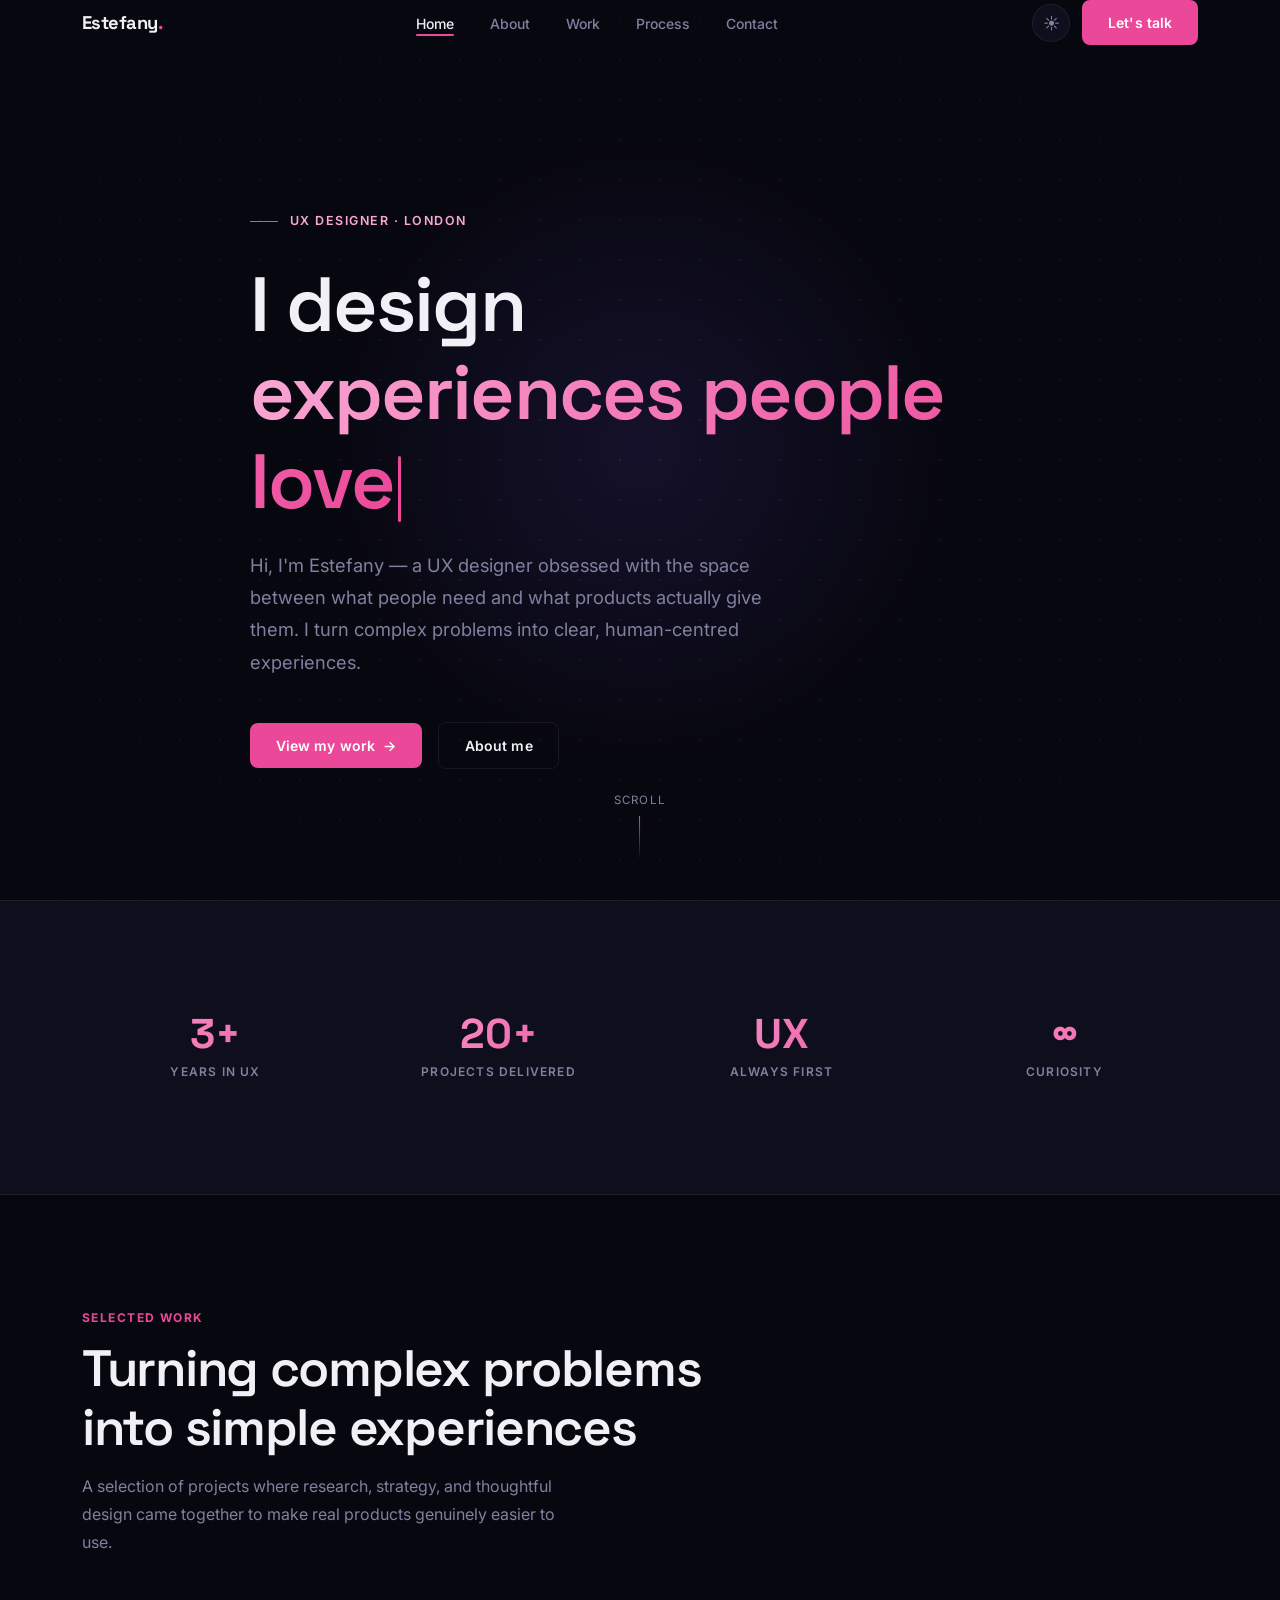
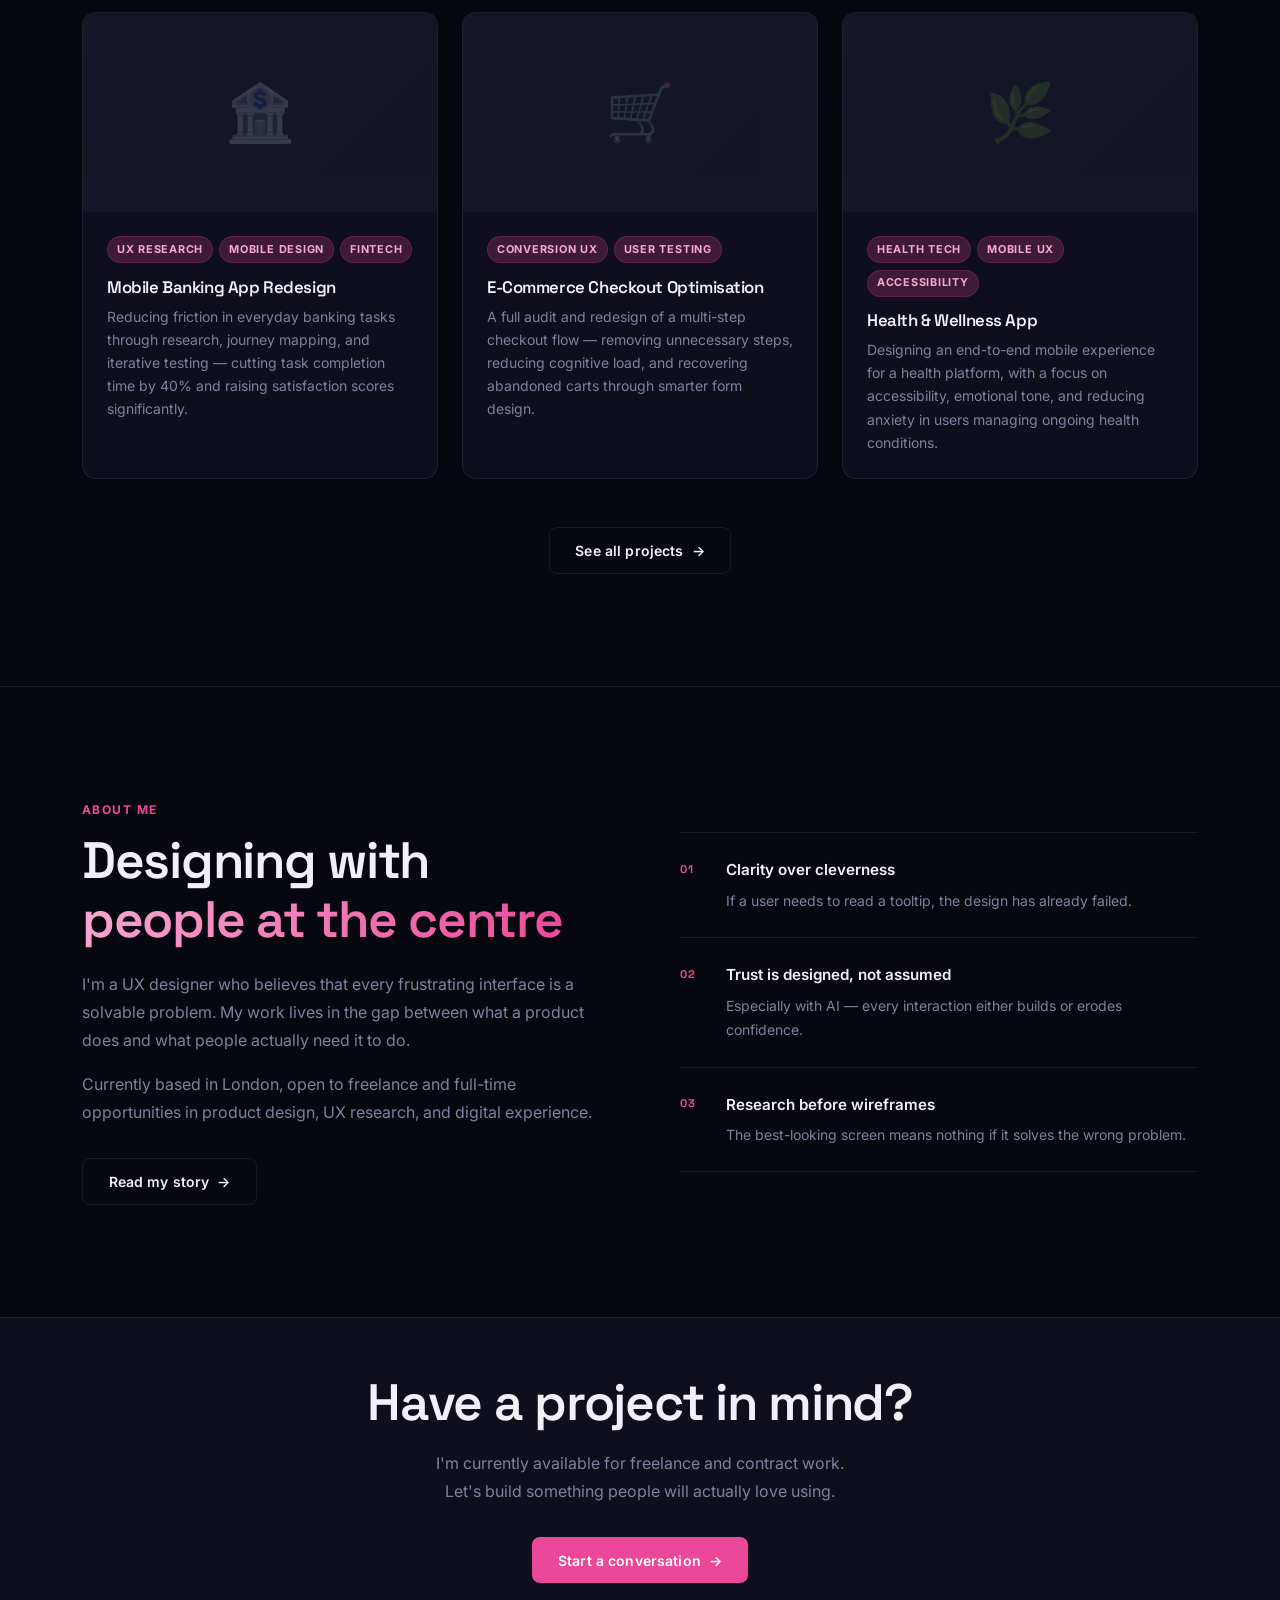
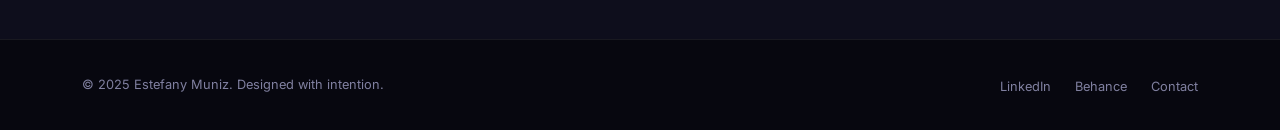
<file: index.html>
<!DOCTYPE html>
<html lang="en" data-theme="dark">
<head>
  <meta charset="UTF-8" />
  <meta name="viewport" content="width=device-width, initial-scale=1.0" />
  <meta name="description" content="Estefany Muniz — UX Designer specialising in AI-powered experiences. Portfolio of human-centred design work." />

  <title>Estefany Muniz — AI UX Designer</title>

  <!-- Google Fonts: Space Grotesk (headings) + Inter (body) -->
  <link rel="preconnect" href="https://fonts.googleapis.com" />
  <link rel="preconnect" href="https://fonts.gstatic.com" crossorigin />
  <link href="https://fonts.googleapis.com/css2?family=Inter:wght@400;500;600&family=Space+Grotesk:wght@400;500;600;700&display=swap" rel="stylesheet" />

  <!-- Shared external stylesheet -->
  <link rel="stylesheet" href="css/styles.css" />
</head>
<body>

  <!-- =====================================================================
       NAVIGATION
  ====================================================================== -->
  <header>
    <nav class="nav" aria-label="Main navigation">
      <div class="wrap">
        <div class="nav__inner">

          <!-- Logo / home link -->
          <a href="index.html" class="nav__logo">Estefany<em>.</em></a>

          <!-- Desktop links -->
          <ul class="nav__links" role="list">
            <li><a href="index.html"   class="nav__link">Home</a></li>
            <li><a href="about.html"   class="nav__link">About</a></li>
            <li><a href="work.html"    class="nav__link">Work</a></li>
            <li><a href="process.html" class="nav__link">Process</a></li>
            <li><a href="contact.html" class="nav__link">Contact</a></li>
          </ul>

          <div class="nav__actions">
            <!-- Dark / light toggle — icon updated by JS -->
            <button class="btn-icon theme-toggle" aria-label="Switch to light mode">☀</button>
            <!-- CTA -->
            <a href="contact.html" class="btn btn--primary">Let's talk</a>
          </div>

          <!-- Hamburger — visible on mobile only -->
          <button class="nav__burger"
                  aria-label="Open navigation menu"
                  aria-expanded="false"
                  aria-controls="mobile-drawer">
            <span></span>
            <span></span>
            <span></span>
          </button>
        </div>
      </div>

      <!-- Mobile drawer -->
      <nav class="nav__drawer" id="mobile-drawer" aria-label="Mobile navigation">
        <a href="index.html"   class="nav__drawer-link">Home</a>
        <a href="about.html"   class="nav__drawer-link">About</a>
        <a href="work.html"    class="nav__drawer-link">Work</a>
        <a href="process.html" class="nav__drawer-link">Process</a>
        <a href="contact.html" class="nav__drawer-link">Contact</a>
      </nav>
    </nav>
  </header>

  <main>

    <!-- ===================================================================
         HERO
    ==================================================================== -->
    <section class="hero" aria-label="Introduction">
      <!-- CSS dot-grid background -->
      <div class="hero__grid" aria-hidden="true"></div>
      <!-- Ambient glow blob -->
      <div class="hero__orb" aria-hidden="true"></div>

      <div class="wrap">
        <div class="hero__content">
          <!-- Small label above the heading -->
          <p class="hero__eyebrow">UX Designer · London</p>

          <h1 class="hero__title">
            I design<br />
            <span class="grad" data-typing aria-live="polite">experiences people love.</span><span class="hero__cursor" aria-hidden="true"></span>
          </h1>

          <p class="hero__desc">
            Hi, I'm Estefany — a UX designer obsessed with the space between
            what people need and what products actually give them. I turn
            complex problems into clear, human-centred experiences.
          </p>

          <div class="hero__actions">
            <a href="work.html"    class="btn btn--primary">View my work <span class="arrow" aria-hidden="true">→</span></a>
            <a href="about.html"   class="btn btn--ghost">About me</a>
          </div>
        </div>
      </div>

      <!-- Scroll indicator -->
      <div class="hero__scroll" aria-hidden="true">Scroll</div>
    </section>

    <!-- ===================================================================
         STATS STRIP
    ==================================================================== -->
    <section class="stats section--sm" aria-label="Key facts">
      <div class="wrap">
        <div class="stats__grid">
          <div class="reveal">
            <p class="stat__num grad">3+</p>
            <p class="stat__label">Years in UX</p>
          </div>
          <div class="reveal reveal--d1">
            <p class="stat__num grad">20+</p>
            <p class="stat__label">Projects delivered</p>
          </div>
          <div class="reveal reveal--d2">
            <p class="stat__num grad">UX</p>
            <p class="stat__label">Always first</p>
          </div>
          <div class="reveal reveal--d3">
            <p class="stat__num grad">∞</p>
            <p class="stat__label">Curiosity</p>
          </div>
        </div>
      </div>
    </section>

    <!-- ===================================================================
         SELECTED WORK (preview — links to full work page)
    ==================================================================== -->
    <section class="section" aria-labelledby="work-heading">
      <div class="wrap">

        <div class="sh reveal">
          <p class="sh__label">Selected work</p>
          <h2 class="sh__title" id="work-heading">
            Turning complex problems<br />into simple experiences
          </h2>
          <p class="sh__desc">
            A selection of projects where research, strategy, and thoughtful
            design came together to make real products genuinely easier to use.
          </p>
        </div>

        <!-- Work cards — data-modal triggers the JS lightbox -->
        <div class="work-grid">

          <article class="card reveal reveal--d1" data-modal aria-label="Open case study: Mobile Banking Redesign">
            <div class="card__thumb">
              <!-- Placeholder shown until real images are added -->
              <div class="card__thumb-placeholder" aria-hidden="true">🏦</div>
            </div>
            <div class="card__body">
              <ul class="tag-list" aria-label="Tags">
                <li class="tag">UX Research</li>
                <li class="tag">Mobile Design</li>
                <li class="tag">Fintech</li>
              </ul>
              <h3 class="card__title">Mobile Banking App Redesign</h3>
              <p class="card__excerpt">
                Reducing friction in everyday banking tasks through research, journey
                mapping, and iterative testing — cutting task completion time by 40%
                and raising satisfaction scores significantly.
              </p>
            </div>
          </article>

          <article class="card reveal reveal--d2" data-modal aria-label="Open case study: E-commerce Checkout">
            <div class="card__thumb">
              <div class="card__thumb-placeholder" aria-hidden="true">🛒</div>
            </div>
            <div class="card__body">
              <ul class="tag-list" aria-label="Tags">
                <li class="tag">Conversion UX</li>
                <li class="tag">User Testing</li>
              </ul>
              <h3 class="card__title">E-Commerce Checkout Optimisation</h3>
              <p class="card__excerpt">
                A full audit and redesign of a multi-step checkout flow — removing
                unnecessary steps, reducing cognitive load, and recovering abandoned
                carts through smarter form design.
              </p>
            </div>
          </article>

          <article class="card reveal reveal--d3" data-modal aria-label="Open case study: Health App">
            <div class="card__thumb">
              <div class="card__thumb-placeholder" aria-hidden="true">🌿</div>
            </div>
            <div class="card__body">
              <ul class="tag-list" aria-label="Tags">
                <li class="tag">Health Tech</li>
                <li class="tag">Mobile UX</li>
                <li class="tag">Accessibility</li>
              </ul>
              <h3 class="card__title">Health &amp; Wellness App</h3>
              <p class="card__excerpt">
                Designing an end-to-end mobile experience for a health platform,
                with a focus on accessibility, emotional tone, and reducing anxiety
                in users managing ongoing health conditions.
              </p>
            </div>
          </article>

        </div><!-- /work-grid -->

        <!-- Link to full portfolio -->
        <div style="text-align:center; margin-top:3rem;" class="reveal">
          <a href="work.html" class="btn btn--ghost">See all projects <span class="arrow" aria-hidden="true">→</span></a>
        </div>

      </div>
    </section>

    <!-- ===================================================================
         ABOUT TEASER
    ==================================================================== -->
    <section class="section" style="border-top:1px solid var(--c-border);" aria-labelledby="home-about-heading">
      <div class="wrap">
        <div style="display:grid; grid-template-columns:1fr 1fr; gap:5rem; align-items:center;">

          <!-- Left: text -->
          <div class="reveal">
            <p class="sh__label">About me</p>
            <h2 id="home-about-heading" style="margin-bottom:1.25rem;">
              Designing with<br /><span class="grad">people at the centre</span>
            </h2>
            <p style="margin-bottom:1rem;">
              I'm a UX designer who believes that every frustrating interface
              is a solvable problem. My work lives in the gap between what
              a product does and what people actually need it to do.
            </p>
            <p style="margin-bottom:2rem;">
              Currently based in London, open to freelance and full-time
              opportunities in product design, UX research, and digital experience.
            </p>
            <a href="about.html" class="btn btn--ghost">Read my story <span class="arrow" aria-hidden="true">→</span></a>
          </div>

          <!-- Right: values quick-list -->
          <div class="reveal reveal--d2">
            <ul role="list">
              <li class="value">
                <span class="value__num">01</span>
                <div>
                  <p class="value__title">Clarity over cleverness</p>
                  <p class="value__desc">If a user needs to read a tooltip, the design has already failed.</p>
                </div>
              </li>
              <li class="value">
                <span class="value__num">02</span>
                <div>
                  <p class="value__title">Trust is designed, not assumed</p>
                  <p class="value__desc">Especially with AI — every interaction either builds or erodes confidence.</p>
                </div>
              </li>
              <li class="value">
                <span class="value__num">03</span>
                <div>
                  <p class="value__title">Research before wireframes</p>
                  <p class="value__desc">The best-looking screen means nothing if it solves the wrong problem.</p>
                </div>
              </li>
            </ul>
          </div>

        </div>
      </div>
    </section>

    <!-- ===================================================================
         CTA BANNER
    ==================================================================== -->
    <section class="section--sm" style="background:var(--c-surface); border-top:1px solid var(--c-border);" aria-label="Call to action">
      <div class="wrap" style="text-align:center;">
        <div class="reveal">
          <h2 style="margin-bottom:1rem;">Have a project in mind?</h2>
          <p style="margin-bottom:2rem; max-width:440px; margin-inline:auto;">
            I'm currently available for freelance and contract work.
            Let's build something people will actually love using.
          </p>
          <a href="contact.html" class="btn btn--primary">Start a conversation <span class="arrow" aria-hidden="true">→</span></a>
        </div>
      </div>
    </section>

  </main>

  <!-- =====================================================================
       FOOTER
  ====================================================================== -->
  <footer class="footer" role="contentinfo">
    <div class="wrap">
      <div class="footer__inner">
        <p class="footer__copy">© 2025 Estefany Muniz. Designed with intention.</p>
        <ul class="footer__links" role="list">
          <li><a href="https://linkedin.com"  class="footer__link" target="_blank" rel="noopener noreferrer" aria-label="LinkedIn (opens in new tab)">LinkedIn</a></li>
          <li><a href="https://behance.net"   class="footer__link" target="_blank" rel="noopener noreferrer" aria-label="Behance (opens in new tab)">Behance</a></li>
          <li><a href="contact.html"          class="footer__link">Contact</a></li>
        </ul>
      </div>
    </div>
  </footer>

  <!-- External JS — loaded at end of body as best practice -->
  <script src="js/main.js"></script>

</body>
</html>
</file>
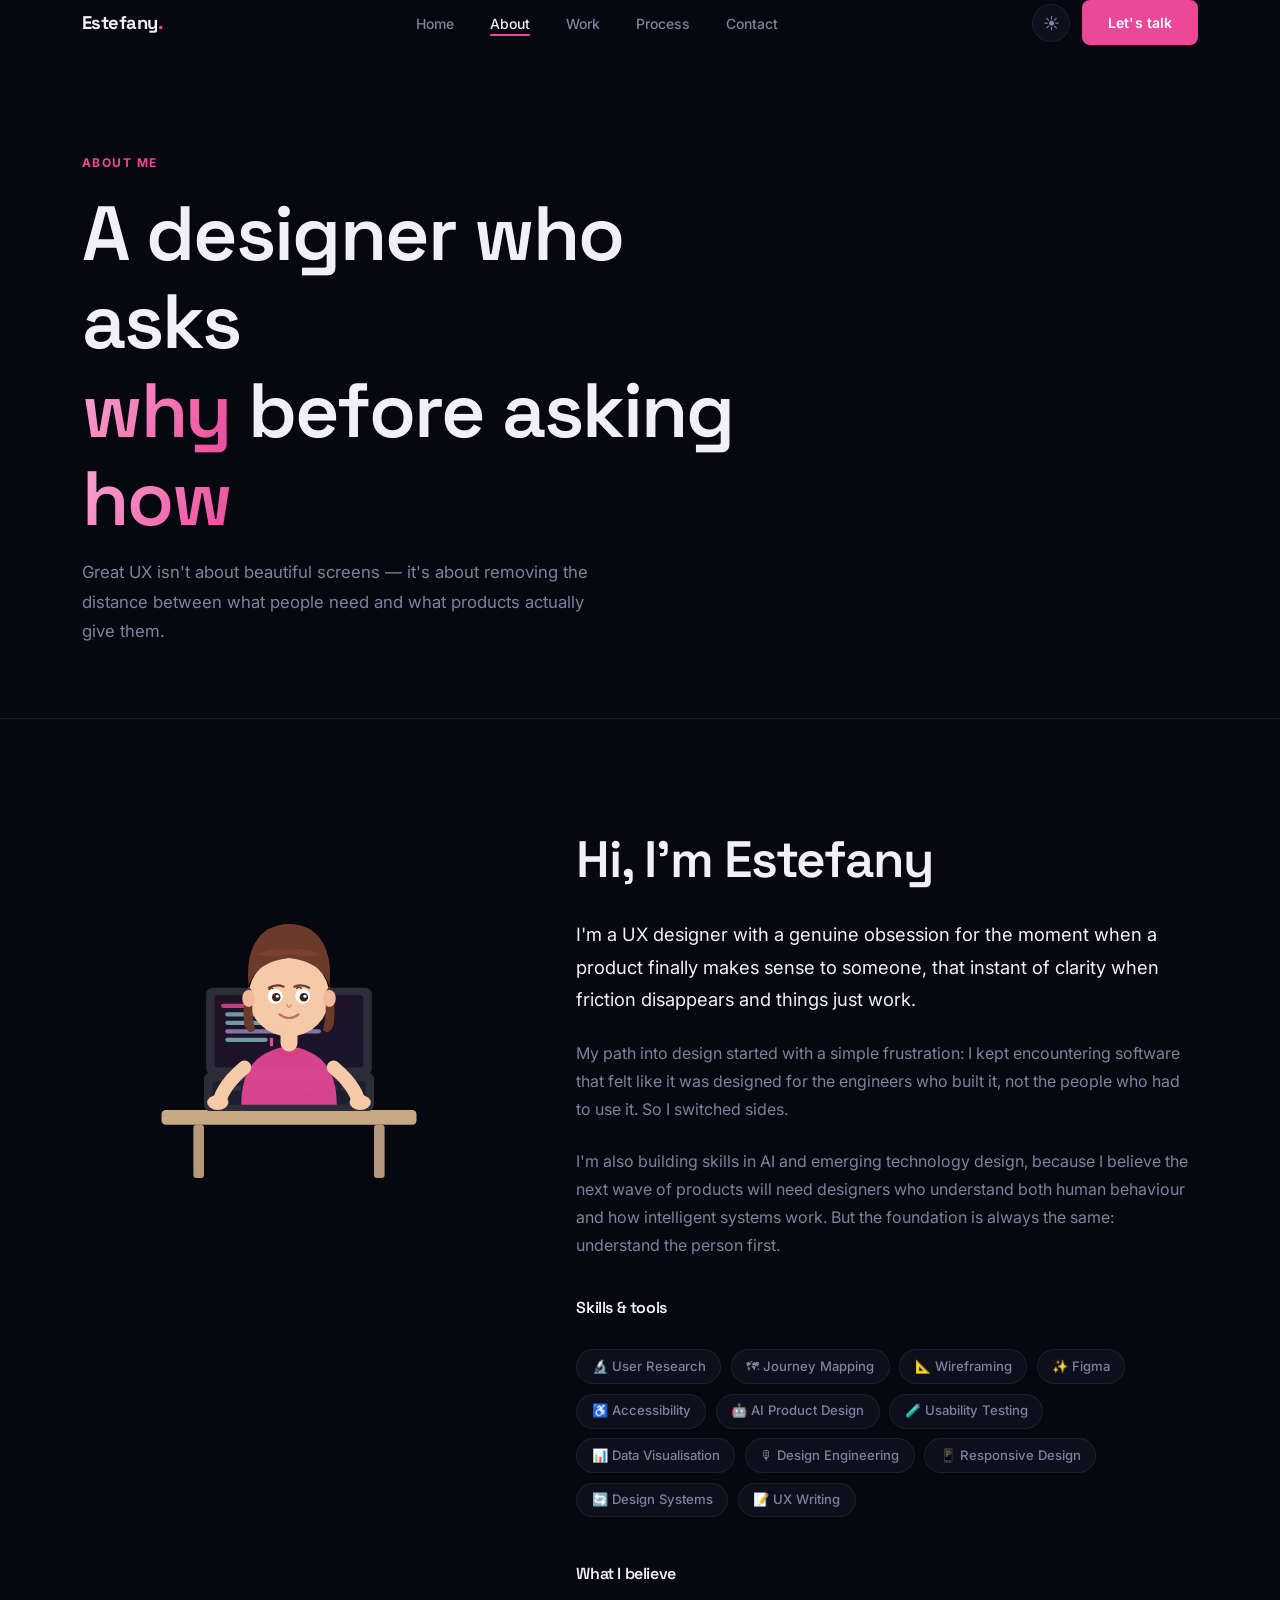
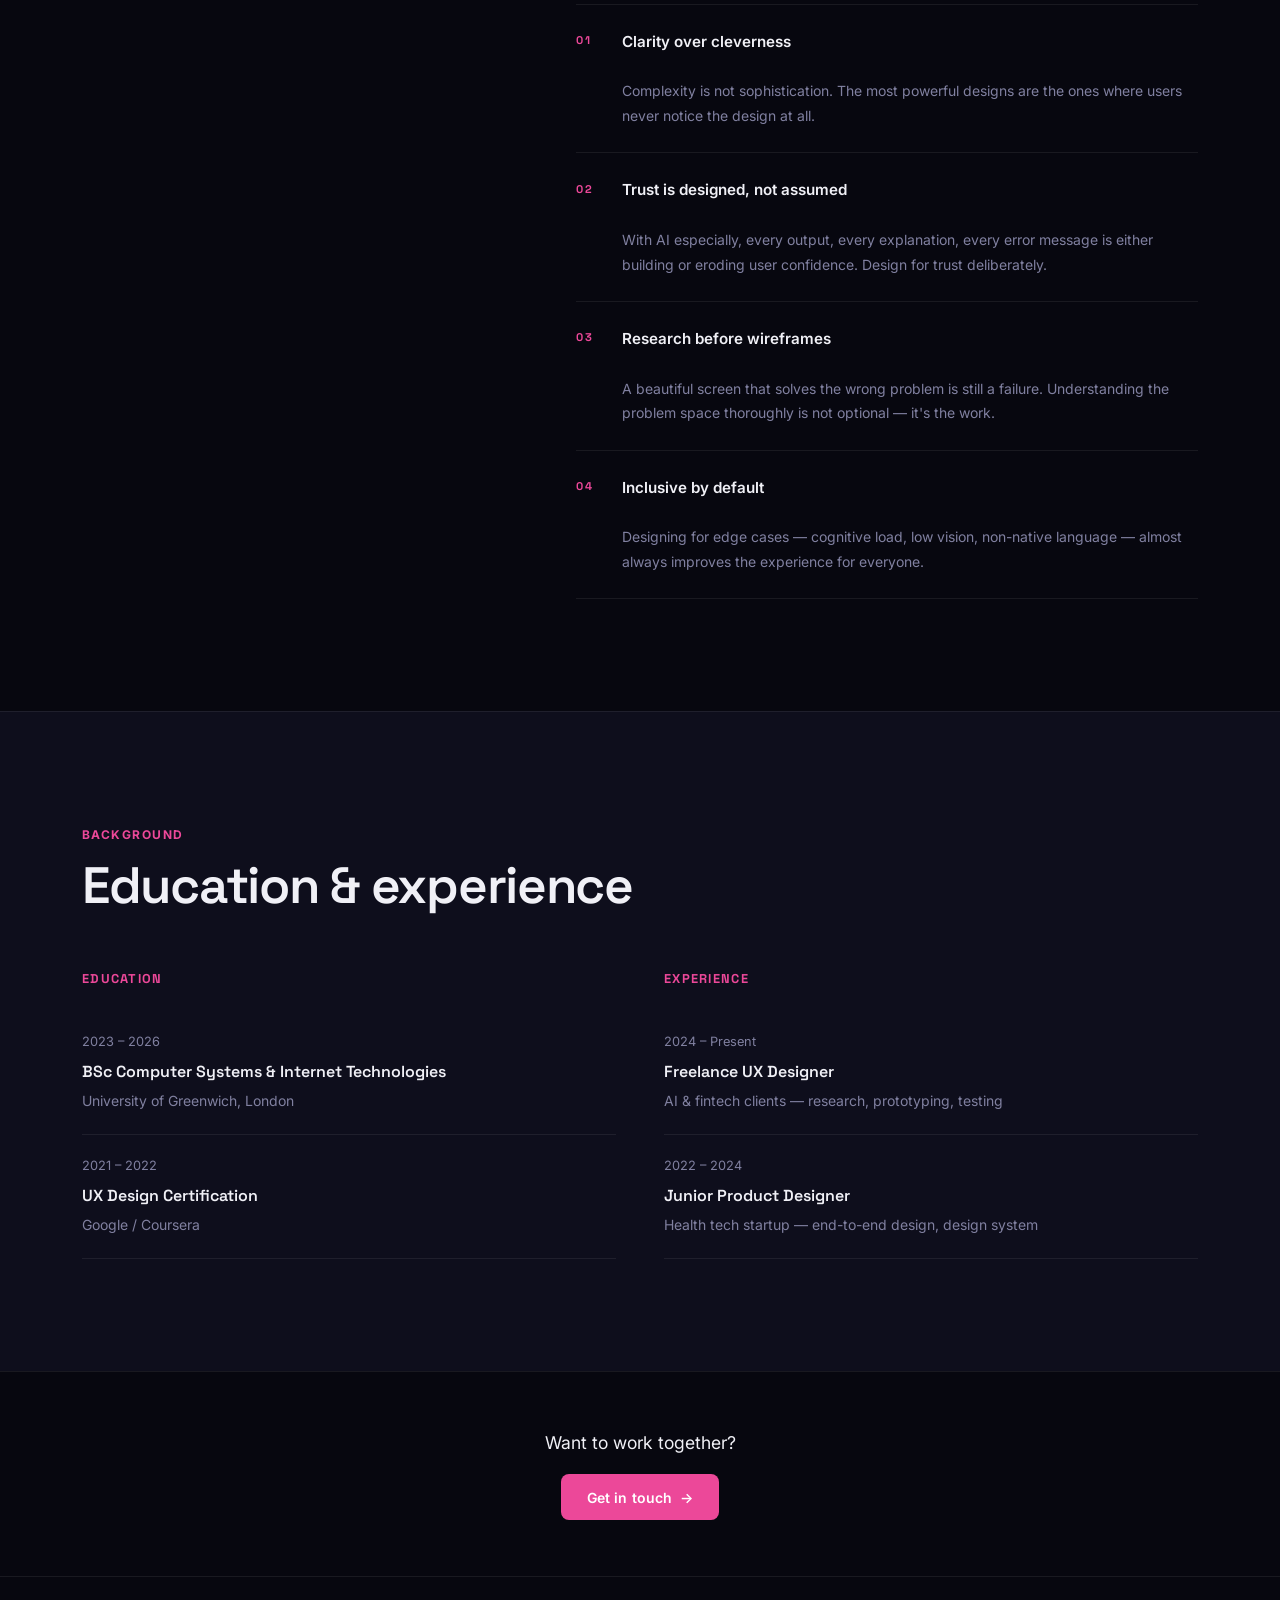
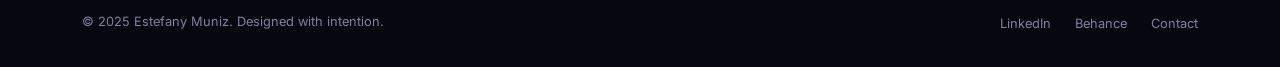
<file: about.html>
<!DOCTYPE html>
<html lang="en" data-theme="dark">
<head>
  <meta charset="UTF-8" />
  <meta name="viewport" content="width=device-width, initial-scale=1.0" />
  <meta name="description" content="About Estefany Muniz — UX designer focused on AI-powered products, human-centred research, and ethical design." />

  <title>About — Estefany Muniz</title>

  <link rel="preconnect" href="https://fonts.googleapis.com" />
  <link rel="preconnect" href="https://fonts.gstatic.com" crossorigin />
  <link href="https://fonts.googleapis.com/css2?family=Inter:wght@400;500;600&family=Space+Grotesk:wght@400;500;600;700&display=swap" rel="stylesheet" />

  <link rel="stylesheet" href="css/styles.css" />
</head>
<body>
  <header>
    <nav class="nav" aria-label="Main navigation">
      <div class="wrap">
        <div class="nav__inner">
          <a href="index.html" class="nav__logo">Estefany<em>.</em></a>

          <ul class="nav__links" role="list">
            <li><a href="index.html"   class="nav__link">Home</a></li>
            <li><a href="about.html"   class="nav__link">About</a></li>
            <li><a href="work.html"    class="nav__link">Work</a></li>
            <li><a href="process.html" class="nav__link">Process</a></li>
            <li><a href="contact.html" class="nav__link">Contact</a></li>
          </ul>

          <div class="nav__actions">
            <button class="btn-icon theme-toggle" aria-label="Switch to light mode">☀</button>
            <a href="contact.html" class="btn btn--primary">Let's talk</a>
          </div>

          <button class="nav__burger"
                  aria-label="Open navigation menu"
                  aria-expanded="false"
                  aria-controls="mobile-drawer">
            <span></span><span></span><span></span>
          </button>
        </div>
      </div>

      <nav class="nav__drawer" id="mobile-drawer" aria-label="Mobile navigation">
        <a href="index.html"   class="nav__drawer-link">Home</a>
        <a href="about.html"   class="nav__drawer-link">About</a>
        <a href="work.html"    class="nav__drawer-link">Work</a>
        <a href="process.html" class="nav__drawer-link">Process</a>
        <a href="contact.html" class="nav__drawer-link">Contact</a>
      </nav>
    </nav>
  </header>

  <main>
    <section class="page-hero" aria-label="Page introduction">
      <div class="wrap">
        <p class="page-hero__label">About me</p>
        <h1 class="page-hero__title">
          A designer who asks<br /><span class="grad">why</span> before asking <span class="grad">how</span>
        </h1>
        <p class="page-hero__desc">
          Great UX isn't about beautiful screens — it's about removing the
          distance between what people need and what products actually give them.
        </p>
      </div>
    </section>
    <section class="section" aria-labelledby="about-heading">
      <div class="wrap">
        <div class="about-grid">

          <!-- Sticky portrait column -->
          <aside class="about-photo reveal" aria-label="Portrait of Estefany Muniz">
            <div class="about-photo__frame" style="background:transparent;border:none;padding:0.5rem;">
              <!-- Inline animated SVG — girl at laptop, brown hair, light skin -->
              <svg viewBox="0 0 320 360" xmlns="http://www.w3.org/2000/svg"
                   style="width:100%;max-width:340px;margin:0 auto;display:block;"
                   aria-label="Illustration of a girl working at a laptop" role="img">
                <style>
                  @keyframes float   { 0%,100%{transform:translateY(0)}  50%{transform:translateY(-10px)} }
                  @keyframes blink   { 0%,90%,100%{transform:scaleY(1)}  95%{transform:scaleY(0.1)} }
                  @keyframes type    { 0%,100%{transform:translateX(0)}   25%{transform:translateX(2px)} 75%{transform:translateX(-2px)} }
                  @keyframes glow    { 0%,100%{opacity:.55}               50%{opacity:.85} }
                  @keyframes cursor  { 0%,49%{opacity:1}                  50%,100%{opacity:0} }
                  .figure-group      { animation: float 4s ease-in-out infinite; }
                  .eyes              { animation: blink 4s ease-in-out infinite; transform-origin:center; }
                  .hands             { animation: type  0.4s ease-in-out infinite; }
                  .screen-glow       { animation: glow  2.5s ease-in-out infinite; }
                  .cursor-blink      { animation: cursor 1s step-end infinite; }
                </style>

                <!-- Shadow -->
                <ellipse cx="160" cy="330" rx="75" ry="12" fill="rgba(0,0,0,.12)"/>

                <g class="figure-group">
                  <!-- Desk -->
                  <rect x="40" y="255" width="240" height="14" rx="4" fill="#c8a882"/>
                  <rect x="70" y="269" width="10" height="50" rx="3" fill="#b8987a"/>
                  <rect x="240" y="269" width="10" height="50" rx="3" fill="#b8987a"/>

                  <!-- Laptop base -->
                  <rect x="80" y="220" width="160" height="36" rx="6" fill="#2d2d3a"/>
                  <!-- Laptop lid -->
                  <rect x="82" y="140" width="156" height="82" rx="6" fill="#2d2d3a"/>
                  <!-- Screen -->
                  <rect x="90" y="147" width="140" height="68" rx="3" fill="#0d0d18"/>
                  <!-- Screen glow -->
                  <rect class="screen-glow" x="90" y="147" width="140" height="68" rx="3"
                        fill="url(#screenGrad)"/>
                  <!-- Code lines on screen -->
                  <rect x="96" y="155" width="55" height="4" rx="2" fill="#ec4899" opacity=".8"/>
                  <rect x="100" y="163" width="80" height="4" rx="2" fill="#a5f3fc" opacity=".6"/>
                  <rect x="100" y="171" width="60" height="4" rx="2" fill="#a5f3fc" opacity=".6"/>
                  <rect x="100" y="179" width="90" height="4" rx="2" fill="#c4b5fd" opacity=".6"/>
                  <rect x="100" y="187" width="40" height="4" rx="2" fill="#a5f3fc" opacity=".6"/>
                  <!-- Blinking cursor -->
                  <rect class="cursor-blink" x="142" y="187" width="3" height="8" rx="1" fill="#ec4899"/>
                  <!-- Keyboard -->
                  <rect x="88" y="228" width="144" height="22" rx="3" fill="#1e1e2e"/>
                  <g class="hands">
                    <rect x="95" y="232" width="8" height="5" rx="1" fill="#383850" opacity=".7"/>
                    <rect x="107" y="232" width="8" height="5" rx="1" fill="#383850" opacity=".7"/>
                    <rect x="119" y="232" width="8" height="5" rx="1" fill="#383850" opacity=".7"/>
                    <rect x="131" y="232" width="8" height="5" rx="1" fill="#383850" opacity=".7"/>
                    <rect x="173" y="232" width="8" height="5" rx="1" fill="#383850" opacity=".7"/>
                    <rect x="185" y="232" width="8" height="5" rx="1" fill="#383850" opacity=".7"/>
                    <rect x="197" y="232" width="8" height="5" rx="1" fill="#383850" opacity=".7"/>
                    <rect x="209" y="232" width="8" height="5" rx="1" fill="#383850" opacity=".7"/>
                  </g>

                  <!-- Body / torso -->
                  <path d="M115 250 Q115 200 160 195 Q205 200 205 250 Z" fill="#ec4899" opacity=".9"/>
                  <!-- Collar -->
                  <path d="M148 198 Q160 210 172 198" fill="none" stroke="#d1436f" stroke-width="2"/>
                  <!-- Arms -->
                  <path d="M118 215 Q100 230 95 245" stroke="#f5cba7" stroke-width="13" stroke-linecap="round" fill="none"/>
                  <path d="M202 215 Q220 230 225 245" stroke="#f5cba7" stroke-width="13" stroke-linecap="round" fill="none"/>
                  <!-- Hands -->
                  <ellipse cx="93"  cy="248" rx="10" ry="7" fill="#f5cba7"/>
                  <ellipse cx="227" cy="248" rx="10" ry="7" fill="#f5cba7"/>

                  <!-- Neck -->
                  <rect x="152" y="170" width="16" height="30" rx="8" fill="#f5cba7"/>
                  <!-- Head -->
                  <ellipse cx="160" cy="148" rx="38" ry="38" fill="#f5cba7"/>
                  <!-- Hair — brown, flowing -->
                  <path d="M122 138 Q118 100 140 85 Q160 75 180 85 Q202 100 198 138 Q190 115 160 112 Q130 115 122 138Z" fill="#6b3a2a"/>
                  <path d="M122 138 Q115 155 118 175 Q122 185 128 180 Q124 162 126 145Z" fill="#6b3a2a"/>
                  <path d="M198 138 Q205 155 202 175 Q198 185 192 180 Q196 162 194 145Z" fill="#6b3a2a"/>
                  <!-- Fringe -->
                  <path d="M130 108 Q145 102 160 104 Q175 102 190 108 Q182 112 170 110 Q160 108 150 110 Q138 112 130 108Z" fill="#7a4030"/>
                  <!-- Ears -->
                  <ellipse cx="122" cy="150" rx="6" ry="8" fill="#f0b99c"/>
                  <ellipse cx="198" cy="150" rx="6" ry="8" fill="#f0b99c"/>
                  <!-- Eyes -->
                  <g class="eyes">
                    <ellipse cx="147" cy="148" rx="7" ry="7" fill="white"/>
                    <ellipse cx="173" cy="148" rx="7" ry="7" fill="white"/>
                    <ellipse cx="148" cy="149" rx="4" ry="4" fill="#3b2314"/>
                    <ellipse cx="174" cy="149" rx="4" ry="4" fill="#3b2314"/>
                    <ellipse cx="149" cy="148" rx="1.5" ry="1.5" fill="white"/>
                    <ellipse cx="175" cy="148" rx="1.5" ry="1.5" fill="white"/>
                    <!-- Lashes -->
                    <path d="M141 142 Q143 139 145 141" stroke="#3b2314" stroke-width="1.2" fill="none"/>
                    <path d="M167 141 Q169 138 172 141" stroke="#3b2314" stroke-width="1.2" fill="none"/>
                  </g>
                  <!-- Eyebrows -->
                  <path d="M141 140 Q148 136 155 139" stroke="#6b3a2a" stroke-width="2" fill="none" stroke-linecap="round"/>
                  <path d="M165 139 Q172 136 179 140" stroke="#6b3a2a" stroke-width="2" fill="none" stroke-linecap="round"/>
                  <!-- Nose -->
                  <path d="M158 156 Q160 161 162 156" stroke="#d4956b" stroke-width="1.5" fill="none" stroke-linecap="round"/>
                  <!-- Smile -->
                  <path d="M151 165 Q160 172 169 165" stroke="#c0705a" stroke-width="2" fill="none" stroke-linecap="round"/>
                </g>

                <defs>
                  <linearGradient id="screenGrad" x1="0%" y1="0%" x2="100%" y2="100%">
                    <stop offset="0%"   stop-color="#ec4899" stop-opacity=".08"/>
                    <stop offset="100%" stop-color="#7b5cf0" stop-opacity=".10"/>
                  </linearGradient>
                </defs>
              </svg>
            </div>
          </aside>

          <!-- Text content -->
          <div class="about-text">

            <h2 class="reveal" id="about-heading" style="margin-bottom:1.75rem;">
              Hi, I'm Estefany
            </h2>

            <p class="about-lead reveal reveal--d1">
              I'm a UX designer with a genuine obsession for the moment when
              a product finally makes sense to someone, that instant of clarity
              when friction disappears and things just work.
            </p>

            <p class="reveal reveal--d2">
              My path into design started with a simple frustration: I kept
              encountering software that felt like it was designed for the
              engineers who built it, not the people who had to use it. So I
              switched sides.
            </p>

            <p class="reveal reveal--d3">
              I'm also building skills in AI and emerging technology design,
              because I believe the next wave of products will need designers
              who understand both human behaviour and how intelligent systems work.
              But the foundation is always the same: understand the person first.
            </p>

            <!-- Skills pills -->
            <div class="reveal" style="margin-top:2.5rem;">
              <h3 style="margin-bottom:1.25rem; font-size:1rem; font-weight:600; color:var(--c-text);">
                Skills &amp; tools
              </h3>
              <ul class="skills" role="list" aria-label="Skills and tools">
                <li class="skill">🔬 User Research</li>
                <li class="skill">🗺 Journey Mapping</li>
                <li class="skill">📐 Wireframing</li>
                <li class="skill">✨ Figma</li>
                <li class="skill">♿ Accessibility</li>
                <li class="skill">🤖 AI Product Design</li>
                <li class="skill">🧪 Usability Testing</li>
                <li class="skill">📊 Data Visualisation</li>
                <li class="skill">🎙 Design Engineering</li>
                <li class="skill">📱 Responsive Design</li>
                <li class="skill">🔄 Design Systems</li>
                <li class="skill">📝 UX Writing</li>
              </ul>
            </div>

            <!-- Core values -->
            <div class="values reveal" style="margin-top:3rem;" aria-label="Core design values">
              <h3 style="margin-bottom:1.25rem; font-size:1rem; font-weight:600; color:var(--c-text);">
                What I believe
              </h3>
              <ul role="list">
                <li class="value">
                  <span class="value__num">01</span>
                  <div>
                    <p class="value__title">Clarity over cleverness</p>
                    <p class="value__desc">
                      Complexity is not sophistication. The most powerful designs
                      are the ones where users never notice the design at all.
                    </p>
                  </div>
                </li>
                <li class="value">
                  <span class="value__num">02</span>
                  <div>
                    <p class="value__title">Trust is designed, not assumed</p>
                    <p class="value__desc">
                      With AI especially, every output, every explanation, every
                      error message is either building or eroding user confidence.
                      Design for trust deliberately.
                    </p>
                  </div>
                </li>
                <li class="value">
                  <span class="value__num">03</span>
                  <div>
                    <p class="value__title">Research before wireframes</p>
                    <p class="value__desc">
                      A beautiful screen that solves the wrong problem is still
                      a failure. Understanding the problem space thoroughly is
                      not optional — it's the work.
                    </p>
                  </div>
                </li>
                <li class="value">
                  <span class="value__num">04</span>
                  <div>
                    <p class="value__title">Inclusive by default</p>
                    <p class="value__desc">
                      Designing for edge cases — cognitive load, low vision,
                      non-native language — almost always improves the experience
                      for everyone.
                    </p>
                  </div>
                </li>
              </ul>
            </div>

          </div><!-- /about-text -->
        </div><!-- /about-grid -->
      </div>
    </section>

    <section class="section" style="background:var(--c-surface); border-top:1px solid var(--c-border);" aria-labelledby="history-heading">
      <div class="wrap">
        <div class="sh reveal">
          <p class="sh__label">Background</p>
          <h2 class="sh__title" id="history-heading">Education &amp; experience</h2>
        </div>

        <div style="display:grid; grid-template-columns:1fr 1fr; gap:3rem;">

          <!-- Education -->
          <div class="reveal">
            <h3 style="font-size:0.8rem; font-weight:700; letter-spacing:0.1em; text-transform:uppercase; color:var(--c-accent); margin-bottom:1.5rem;">Education</h3>
            <ul role="list">
              <li style="padding-block:1.25rem; border-bottom:1px solid var(--c-border);">
                <p style="font-size:0.8rem; color:var(--c-text-2); margin-bottom:0.3rem;">2023 – 2026</p>
                <p style="font-weight:600; color:var(--c-text); margin-bottom:0.2rem; font-family:var(--font-heading);">BSc Computer Systems &amp; Internet Technologies</p>
                <p style="font-size:0.875rem;">University of Greenwich, London</p>
              </li>
              <li style="padding-block:1.25rem; border-bottom:1px solid var(--c-border);">
                <p style="font-size:0.8rem; color:var(--c-text-2); margin-bottom:0.3rem;">2021 – 2022</p>
                <p style="font-weight:600; color:var(--c-text); margin-bottom:0.2rem; font-family:var(--font-heading);">UX Design Certification</p>
                <p style="font-size:0.875rem;">Google / Coursera</p>
              </li>
            </ul>
          </div>

          <!-- Experience -->
          <div class="reveal reveal--d2">
            <h3 style="font-size:0.8rem; font-weight:700; letter-spacing:0.1em; text-transform:uppercase; color:var(--c-accent); margin-bottom:1.5rem;">Experience</h3>
            <ul role="list">
              <li style="padding-block:1.25rem; border-bottom:1px solid var(--c-border);">
                <p style="font-size:0.8rem; color:var(--c-text-2); margin-bottom:0.3rem;">2024 – Present</p>
                <p style="font-weight:600; color:var(--c-text); margin-bottom:0.2rem; font-family:var(--font-heading);">Freelance UX Designer</p>
                <p style="font-size:0.875rem;">AI &amp; fintech clients — research, prototyping, testing</p>
              </li>
              <li style="padding-block:1.25rem; border-bottom:1px solid var(--c-border);">
                <p style="font-size:0.8rem; color:var(--c-text-2); margin-bottom:0.3rem;">2022 – 2024</p>
                <p style="font-weight:600; color:var(--c-text); margin-bottom:0.2rem; font-family:var(--font-heading);">Junior Product Designer</p>
                <p style="font-size:0.875rem;">Health tech startup — end-to-end design, design system</p>
              </li>
            </ul>
          </div>

        </div>
      </div>
    </section>

    <!-- ===================================================================
         CTA
    ==================================================================== -->
    <section class="section--sm" style="border-top:1px solid var(--c-border);" aria-label="Call to action">
      <div class="wrap" style="text-align:center;">
        <div class="reveal">
          <p style="margin-bottom:1rem; font-size:1.1rem; color:var(--c-text);">Want to work together?</p>
          <a href="contact.html" class="btn btn--primary">Get in touch <span class="arrow" aria-hidden="true">→</span></a>
        </div>
      </div>
    </section>

  </main>

  <footer class="footer" role="contentinfo">
    <div class="wrap">
      <div class="footer__inner">
        <p class="footer__copy">© 2025 Estefany Muniz. Designed with intention.</p>
        <ul class="footer__links" role="list">
          <li><a href="https://linkedin.com" class="footer__link" target="_blank" rel="noopener noreferrer" aria-label="LinkedIn (opens in new tab)">LinkedIn</a></li>
          <li><a href="https://behance.net"  class="footer__link" target="_blank" rel="noopener noreferrer" aria-label="Behance (opens in new tab)">Behance</a></li>
          <li><a href="contact.html"         class="footer__link">Contact</a></li>
        </ul>
      </div>
    </div>
  </footer>

  <script src="js/main.js"></script>

</body>
</html>
</file>
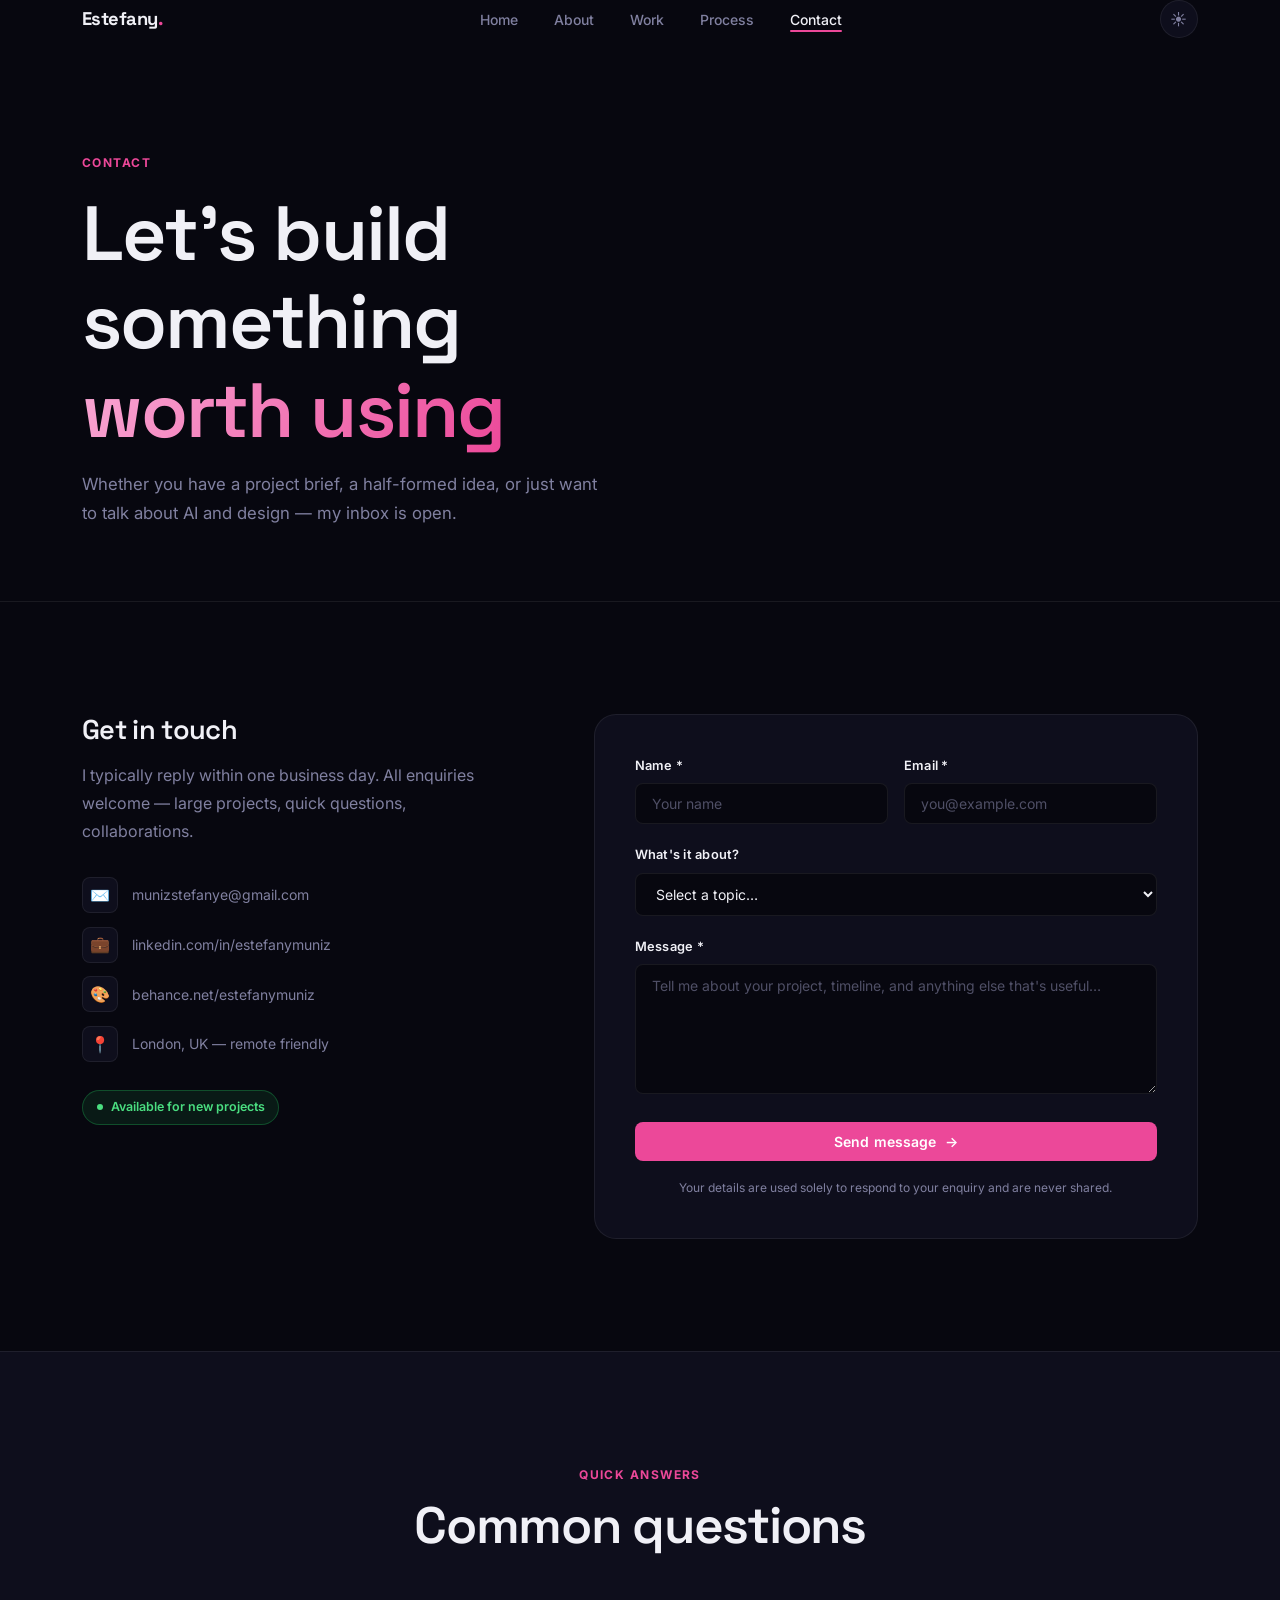
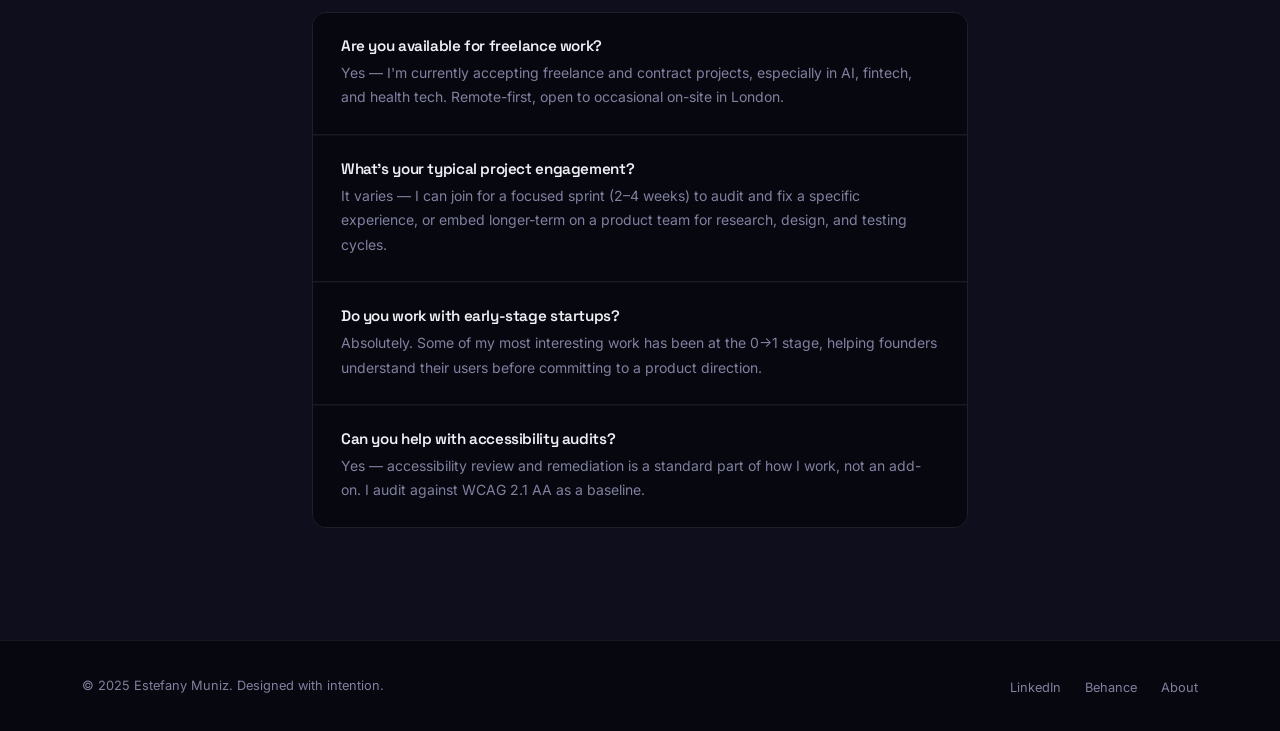
<file: contact.html>
<!DOCTYPE html>
<html lang="en" data-theme="dark">
<head>
  <meta charset="UTF-8" />
  <meta name="viewport" content="width=device-width, initial-scale=1.0" />
  <meta name="description" content="Get in touch with Estefany Muniz — UX designer open to freelance and full-time AI design opportunities." />

  <title>Contact — Estefany Muniz</title>

  <link rel="preconnect" href="https://fonts.googleapis.com" />
  <link rel="preconnect" href="https://fonts.gstatic.com" crossorigin />
  <link href="https://fonts.googleapis.com/css2?family=Inter:wght@400;500;600&family=Space+Grotesk:wght@400;500;600;700&display=swap" rel="stylesheet" />

  <link rel="stylesheet" href="css/styles.css" />
</head>
<body>

  <!-- =====================================================================
       NAVIGATION
  ====================================================================== -->
  <header>
    <nav class="nav" aria-label="Main navigation">
      <div class="wrap">
        <div class="nav__inner">
          <a href="index.html" class="nav__logo">Estefany<em>.</em></a>

          <ul class="nav__links" role="list">
            <li><a href="index.html"   class="nav__link">Home</a></li>
            <li><a href="about.html"   class="nav__link">About</a></li>
            <li><a href="work.html"    class="nav__link">Work</a></li>
            <li><a href="process.html" class="nav__link">Process</a></li>
            <li><a href="contact.html" class="nav__link">Contact</a></li>
          </ul>

          <div class="nav__actions">
            <button class="btn-icon theme-toggle" aria-label="Switch to light mode">☀</button>
          </div>

          <button class="nav__burger"
                  aria-label="Open navigation menu"
                  aria-expanded="false"
                  aria-controls="mobile-drawer">
            <span></span><span></span><span></span>
          </button>
        </div>
      </div>

      <nav class="nav__drawer" id="mobile-drawer" aria-label="Mobile navigation">
        <a href="index.html"   class="nav__drawer-link">Home</a>
        <a href="about.html"   class="nav__drawer-link">About</a>
        <a href="work.html"    class="nav__drawer-link">Work</a>
        <a href="process.html" class="nav__drawer-link">Process</a>
        <a href="contact.html" class="nav__drawer-link">Contact</a>
      </nav>
    </nav>
  </header>

  <main>

    <!-- ===================================================================
         PAGE HERO
    ==================================================================== -->
    <section class="page-hero" aria-label="Page introduction">
      <div class="wrap">
        <p class="page-hero__label">Contact</p>
        <h1 class="page-hero__title">
          Let's build something<br /><span class="grad">worth using</span>
        </h1>
        <p class="page-hero__desc">
          Whether you have a project brief, a half-formed idea, or just want
          to talk about AI and design — my inbox is open.
        </p>
      </div>
    </section>

    <!-- ===================================================================
         CONTACT BODY
    ==================================================================== -->
    <section class="section" aria-labelledby="contact-heading">
      <div class="wrap">
        <h2 class="sr-only" id="contact-heading">Contact form and details</h2>

        <!-- Visually hidden heading utility -->
        <style>.sr-only{position:absolute;width:1px;height:1px;padding:0;margin:-1px;overflow:hidden;clip:rect(0,0,0,0);white-space:nowrap;border-width:0}</style>

        <div class="contact-grid">

          <!-- ---------------------------------------------------------------
               Left: info panel
          ---------------------------------------------------------------- -->
          <aside class="contact-info reveal" aria-label="Contact information">

            <h3 class="contact-info__title">Get in touch</h3>
            <p class="contact-info__desc">
              I typically reply within one business day.
              All enquiries welcome — large projects, quick questions, collaborations.
            </p>

            <ul class="contact-details" role="list">
              <li>
                <a href="mailto:munizstefanye@gmail.com" class="contact-row" aria-label="Send email to munizstefanye@gmail.com">
                  <span class="contact-row__icon" aria-hidden="true">✉️</span>
                  munizstefanye@gmail.com
                </a>
              </li>
              <li>
                <a href="https://linkedin.com" class="contact-row" target="_blank" rel="noopener noreferrer" aria-label="LinkedIn profile (opens in new tab)">
                  <span class="contact-row__icon" aria-hidden="true">💼</span>
                  linkedin.com/in/estefanymuniz
                </a>
              </li>
              <li>
                <a href="https://behance.net" class="contact-row" target="_blank" rel="noopener noreferrer" aria-label="Behance portfolio (opens in new tab)">
                  <span class="contact-row__icon" aria-hidden="true">🎨</span>
                  behance.net/estefanymuniz
                </a>
              </li>
              <li>
                <span class="contact-row">
                  <span class="contact-row__icon" aria-hidden="true">📍</span>
                  London, UK — remote friendly
                </span>
              </li>
            </ul>

            <!-- Availability badge -->
            <div class="badge-available" role="status" aria-live="polite">
              <span class="badge-available__dot" aria-hidden="true"></span>
              Available for new projects
            </div>

          </aside>

          <!-- ---------------------------------------------------------------
               Right: contact form
          ---------------------------------------------------------------- -->
          <div class="contact-form reveal reveal--d2">

            <!-- Success state — shown by JS after valid submission -->
            <div class="form-success" role="alert" aria-live="polite">
              <p class="form-success__icon" aria-hidden="true">✅</p>
              <p class="form-success__title">Message sent!</p>
              <p style="font-size:0.875rem; color:var(--c-text-2);">
                Thanks for reaching out — I'll be in touch within one business day.
              </p>
            </div>

            <!-- The form — hidden by JS on success -->
            <form id="contact-form" novalidate aria-label="Contact form">

              <!-- Name + email side-by-side on wider screens -->
              <div class="form-row">
                <div class="form-group">
                  <label class="form-label" for="f-name">Name <span aria-hidden="true">*</span></label>
                  <input
                    class="form-input"
                    type="text"
                    id="f-name"
                    name="name"
                    autocomplete="name"
                    placeholder="Your name"
                    required
                    aria-required="true"
                    aria-describedby="err-name"
                  />
                  <span class="form-err" id="err-name" data-err="f-name" role="alert"></span>
                </div>

                <div class="form-group">
                  <label class="form-label" for="f-email">Email <span aria-hidden="true">*</span></label>
                  <input
                    class="form-input"
                    type="email"
                    id="f-email"
                    name="email"
                    autocomplete="email"
                    placeholder="you@example.com"
                    required
                    aria-required="true"
                    aria-describedby="err-email"
                  />
                  <span class="form-err" id="err-email" data-err="f-email" role="alert"></span>
                </div>
              </div>

              <div class="form-group">
                <label class="form-label" for="f-subject">What's it about?</label>
                <select class="form-select" id="f-subject" name="subject">
                  <option value="">Select a topic…</option>
                  <option value="freelance">Freelance / contract project</option>
                  <option value="fulltime">Full-time opportunity</option>
                  <option value="collab">Collaboration</option>
                  <option value="speaking">Speaking / mentoring</option>
                  <option value="other">Just saying hi</option>
                </select>
              </div>

              <div class="form-group">
                <label class="form-label" for="f-message">Message <span aria-hidden="true">*</span></label>
                <textarea
                  class="form-textarea"
                  id="f-message"
                  name="message"
                  placeholder="Tell me about your project, timeline, and anything else that's useful…"
                  required
                  aria-required="true"
                  aria-describedby="err-message"
                ></textarea>
                <span class="form-err" id="err-message" data-err="f-message" role="alert"></span>
              </div>

              <button type="submit" class="btn btn--primary" style="width:100%; justify-content:center;">
                Send message <span class="arrow" aria-hidden="true">→</span>
              </button>

              <p style="font-size:0.75rem; color:var(--c-text-2); margin-top:1rem; text-align:center;">
                Your details are used solely to respond to your enquiry and are never shared.
              </p>

            </form>

          </div><!-- /contact-form -->

        </div><!-- /contact-grid -->
      </div>
    </section>

    <!-- ===================================================================
         FAQ STRIP
    ==================================================================== -->
    <section class="section" style="background:var(--c-surface); border-top:1px solid var(--c-border);" aria-labelledby="faq-heading">
      <div class="wrap--sm">

        <div class="sh sh--center reveal">
          <p class="sh__label">Quick answers</p>
          <h2 class="sh__title" id="faq-heading">Common questions</h2>
        </div>

        <ul role="list" style="display:flex; flex-direction:column; gap:1px; border:1px solid var(--c-border); border-radius:var(--r-md); overflow:hidden;">

          <li class="reveal" style="background:var(--c-bg); padding:1.5rem 1.75rem; border-bottom:1px solid var(--c-border);">
            <h3 style="font-size:0.95rem; margin-bottom:0.4rem;">Are you available for freelance work?</h3>
            <p style="font-size:0.875rem;">
              Yes — I'm currently accepting freelance and contract projects,
              especially in AI, fintech, and health tech. Remote-first, open to occasional on-site in London.
            </p>
          </li>

          <li class="reveal reveal--d1" style="background:var(--c-bg); padding:1.5rem 1.75rem; border-bottom:1px solid var(--c-border);">
            <h3 style="font-size:0.95rem; margin-bottom:0.4rem;">What's your typical project engagement?</h3>
            <p style="font-size:0.875rem;">
              It varies — I can join for a focused sprint (2–4 weeks) to audit and
              fix a specific experience, or embed longer-term on a product team
              for research, design, and testing cycles.
            </p>
          </li>

          <li class="reveal reveal--d2" style="background:var(--c-bg); padding:1.5rem 1.75rem; border-bottom:1px solid var(--c-border);">
            <h3 style="font-size:0.95rem; margin-bottom:0.4rem;">Do you work with early-stage startups?</h3>
            <p style="font-size:0.875rem;">
              Absolutely. Some of my most interesting work has been at the 0→1 stage,
              helping founders understand their users before committing to a product direction.
            </p>
          </li>

          <li class="reveal reveal--d3" style="background:var(--c-bg); padding:1.5rem 1.75rem;">
            <h3 style="font-size:0.95rem; margin-bottom:0.4rem;">Can you help with accessibility audits?</h3>
            <p style="font-size:0.875rem;">
              Yes — accessibility review and remediation is a standard part of how
              I work, not an add-on. I audit against WCAG 2.1 AA as a baseline.
            </p>
          </li>

        </ul>

      </div>
    </section>

  </main>

  <footer class="footer" role="contentinfo">
    <div class="wrap">
      <div class="footer__inner">
        <p class="footer__copy">© 2025 Estefany Muniz. Designed with intention.</p>
        <ul class="footer__links" role="list">
          <li><a href="https://linkedin.com" class="footer__link" target="_blank" rel="noopener noreferrer" aria-label="LinkedIn (opens in new tab)">LinkedIn</a></li>
          <li><a href="https://behance.net"  class="footer__link" target="_blank" rel="noopener noreferrer" aria-label="Behance (opens in new tab)">Behance</a></li>
          <li><a href="about.html"           class="footer__link">About</a></li>
        </ul>
      </div>
    </div>
  </footer>

  <script src="js/main.js"></script>

</body>
</html>
</file>
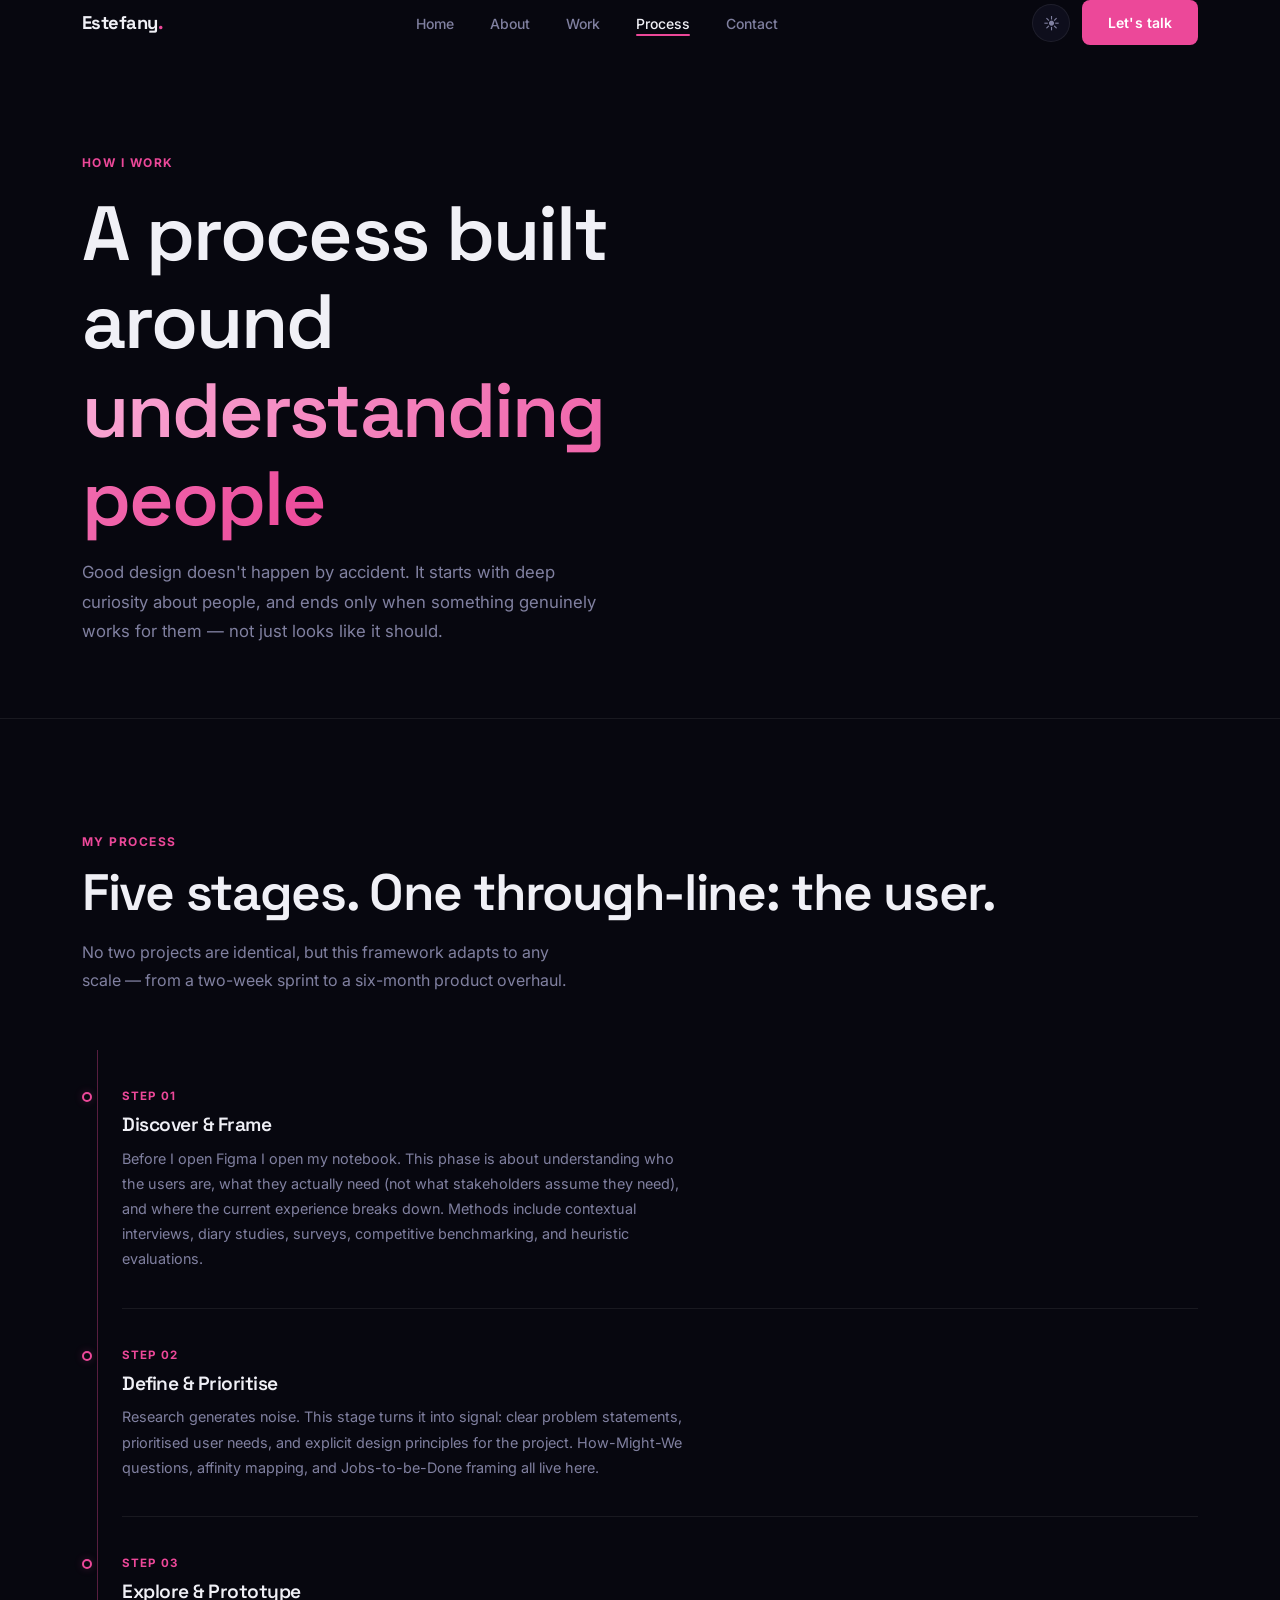
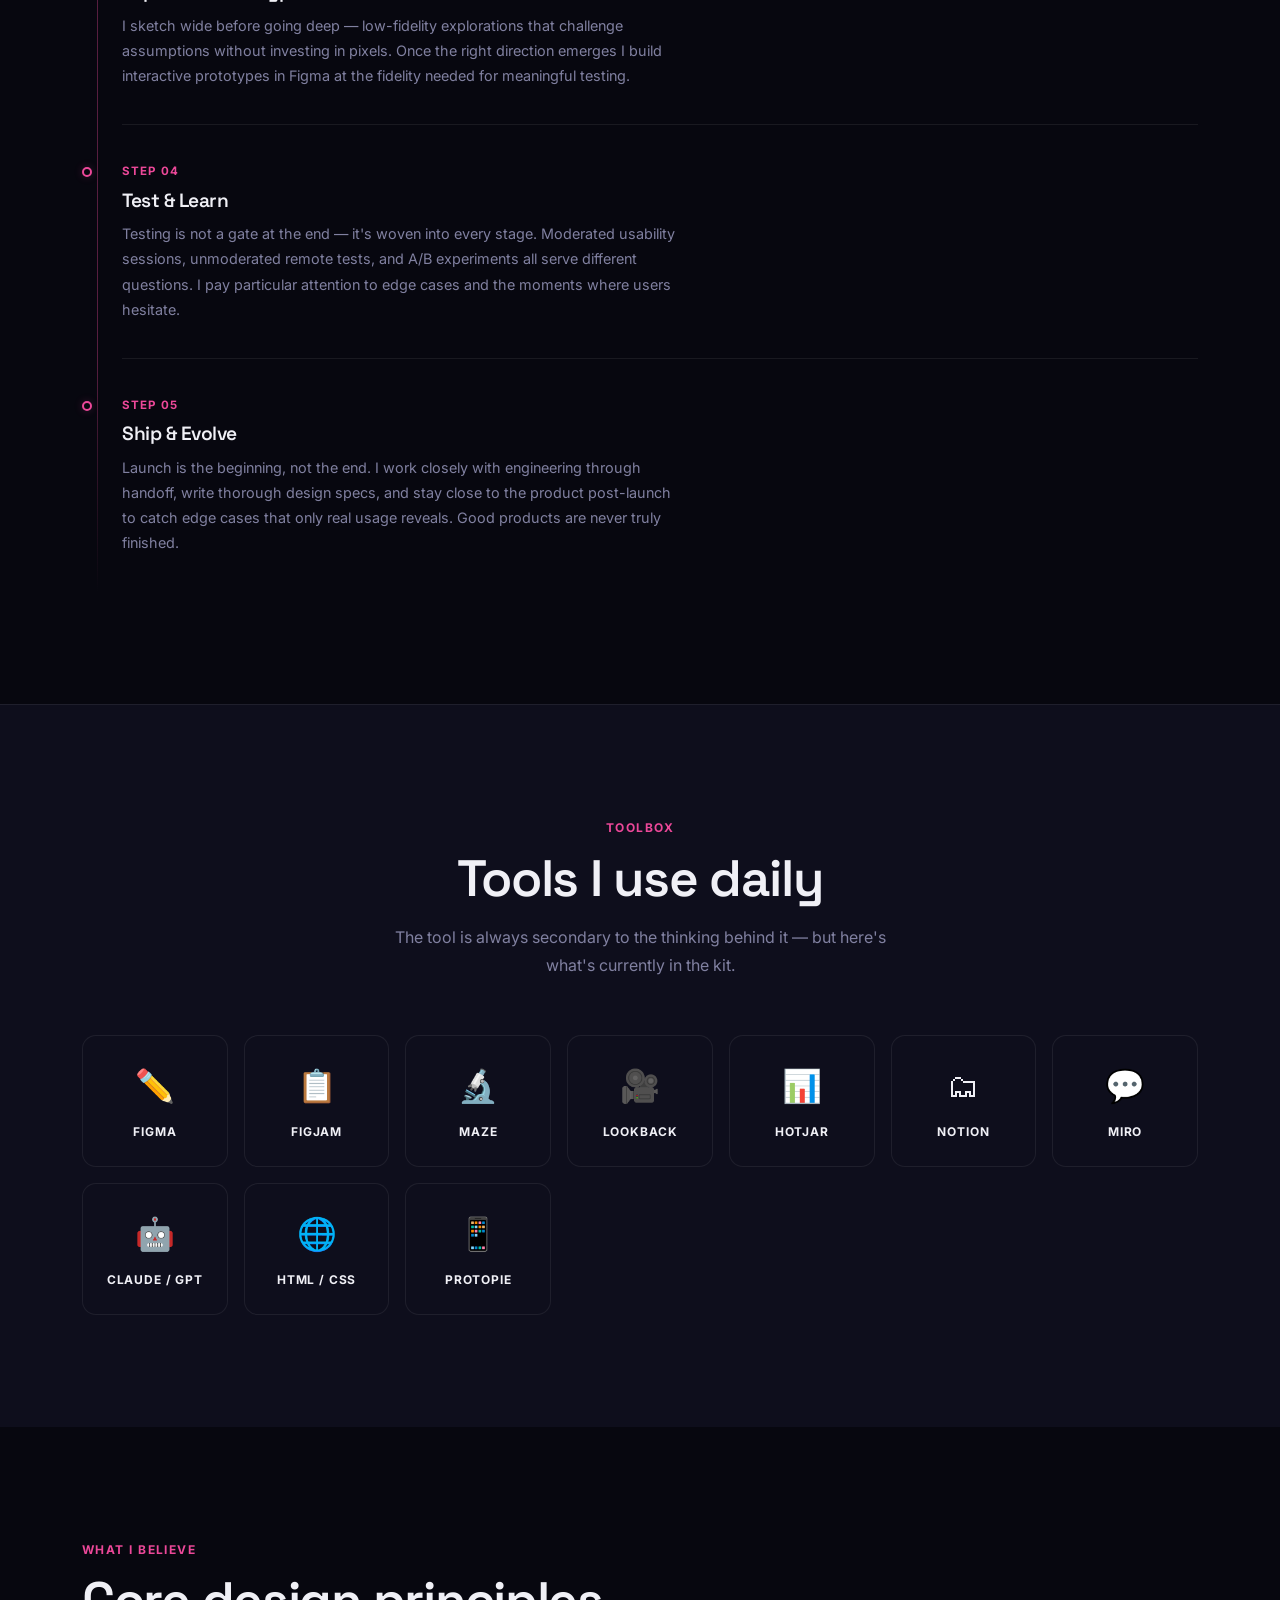
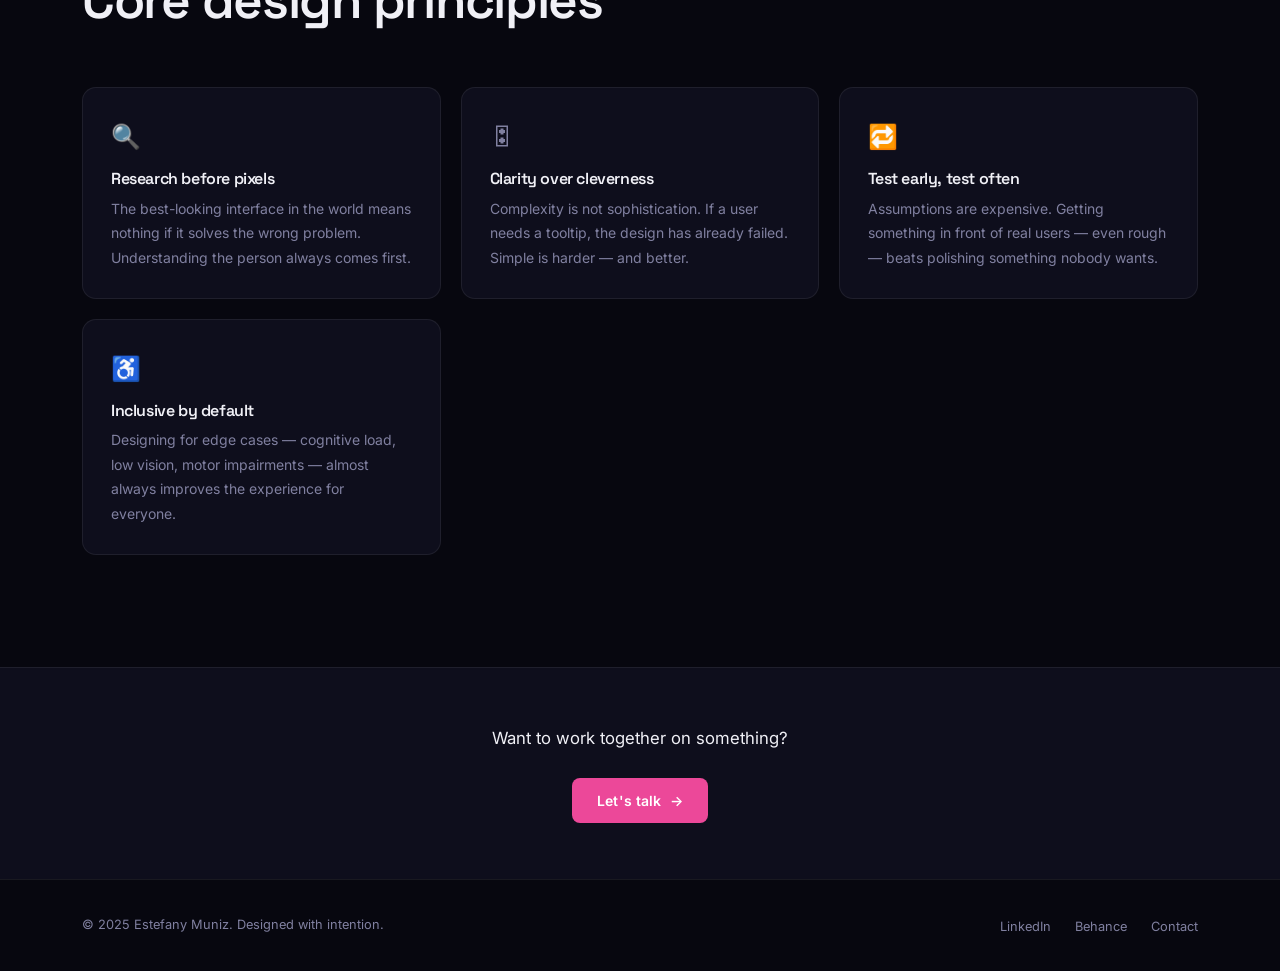
<file: process.html>
<!DOCTYPE html>
<html lang="en" data-theme="dark">
<head>
  <meta charset="UTF-8" />
  <meta name="viewport" content="width=device-width, initial-scale=1.0" />
  <meta name="description" content="Estefany Muniz's design process — research-first, iterative, and built for AI-era products." />

  <title>Process — Estefany Muniz</title>

  <link rel="preconnect" href="https://fonts.googleapis.com" />
  <link rel="preconnect" href="https://fonts.gstatic.com" crossorigin />
  <link href="https://fonts.googleapis.com/css2?family=Inter:wght@400;500;600&family=Space+Grotesk:wght@400;500;600;700&display=swap" rel="stylesheet" />

  <link rel="stylesheet" href="css/styles.css" />
</head>
<body>

  <!-- =====================================================================
       NAVIGATION
  ====================================================================== -->
  <header>
    <nav class="nav" aria-label="Main navigation">
      <div class="wrap">
        <div class="nav__inner">
          <a href="index.html" class="nav__logo">Estefany<em>.</em></a>

          <ul class="nav__links" role="list">
            <li><a href="index.html"   class="nav__link">Home</a></li>
            <li><a href="about.html"   class="nav__link">About</a></li>
            <li><a href="work.html"    class="nav__link">Work</a></li>
            <li><a href="process.html" class="nav__link">Process</a></li>
            <li><a href="contact.html" class="nav__link">Contact</a></li>
          </ul>

          <div class="nav__actions">
            <button class="btn-icon theme-toggle" aria-label="Switch to light mode">☀</button>
            <a href="contact.html" class="btn btn--primary">Let's talk</a>
          </div>

          <button class="nav__burger"
                  aria-label="Open navigation menu"
                  aria-expanded="false"
                  aria-controls="mobile-drawer">
            <span></span><span></span><span></span>
          </button>
        </div>
      </div>

      <nav class="nav__drawer" id="mobile-drawer" aria-label="Mobile navigation">
        <a href="index.html"   class="nav__drawer-link">Home</a>
        <a href="about.html"   class="nav__drawer-link">About</a>
        <a href="work.html"    class="nav__drawer-link">Work</a>
        <a href="process.html" class="nav__drawer-link">Process</a>
        <a href="contact.html" class="nav__drawer-link">Contact</a>
      </nav>
    </nav>
  </header>

  <main>

    <!-- ===================================================================
         PAGE HERO
    ==================================================================== -->
    <section class="page-hero" aria-label="Page introduction">
      <div class="wrap">
        <p class="page-hero__label">How I work</p>
        <h1 class="page-hero__title">
          A process built around<br /><span class="grad">understanding people</span>
        </h1>
        <p class="page-hero__desc">
          Good design doesn't happen by accident. It starts with deep
          curiosity about people, and ends only when something genuinely
          works for them — not just looks like it should.
        </p>
      </div>
    </section>

    <!-- ===================================================================
         DESIGN PROCESS TIMELINE
    ==================================================================== -->
    <section class="section" aria-labelledby="process-heading">
      <div class="wrap">

        <div class="sh reveal">
          <p class="sh__label">My process</p>
          <h2 class="sh__title" id="process-heading">Five stages. One through-line: the user.</h2>
          <p class="sh__desc">
            No two projects are identical, but this framework adapts to any
            scale — from a two-week sprint to a six-month product overhaul.
          </p>
        </div>

        <!-- Timeline -->
        <ol class="process-list" aria-label="Five-step design process">

          <li class="process-item reveal">
            <p class="process-item__num">Step 01</p>
            <h3 class="process-item__title">Discover &amp; Frame</h3>
            <p class="process-item__desc">
              Before I open Figma I open my notebook. This phase is about
              understanding who the users are, what they actually need (not what
              stakeholders assume they need), and where the current experience
              breaks down. Methods include contextual interviews, diary studies,
              surveys, competitive benchmarking, and heuristic evaluations.
            </p>
          </li>

          <li class="process-item reveal reveal--d1">
            <p class="process-item__num">Step 02</p>
            <h3 class="process-item__title">Define &amp; Prioritise</h3>
            <p class="process-item__desc">
              Research generates noise. This stage turns it into signal: clear
              problem statements, prioritised user needs, and explicit design
              principles for the project. How-Might-We questions, affinity
              mapping, and Jobs-to-be-Done framing all live here.
            </p>
          </li>

          <li class="process-item reveal reveal--d2">
            <p class="process-item__num">Step 03</p>
            <h3 class="process-item__title">Explore &amp; Prototype</h3>
            <p class="process-item__desc">
              I sketch wide before going deep — low-fidelity explorations that
              challenge assumptions without investing in pixels. Once the right
              direction emerges I build interactive prototypes in Figma at the
              fidelity needed for meaningful testing.
            </p>
          </li>

          <li class="process-item reveal reveal--d3">
            <p class="process-item__num">Step 04</p>
            <h3 class="process-item__title">Test &amp; Learn</h3>
            <p class="process-item__desc">
              Testing is not a gate at the end — it's woven into every stage.
              Moderated usability sessions, unmoderated remote tests, and
              A/B experiments all serve different questions. I pay particular
              attention to edge cases and the moments where users hesitate.
            </p>
          </li>

          <li class="process-item reveal">
            <p class="process-item__num">Step 05</p>
            <h3 class="process-item__title">Ship &amp; Evolve</h3>
            <p class="process-item__desc">
              Launch is the beginning, not the end. I work closely with
              engineering through handoff, write thorough design specs, and
              stay close to the product post-launch to catch edge cases
              that only real usage reveals. Good products are never truly finished.
            </p>
          </li>

        </ol>

      </div>
    </section>

    <!-- ===================================================================
         TOOLS
    ==================================================================== -->
    <section class="section" style="background:var(--c-surface); border-top:1px solid var(--c-border);" aria-labelledby="tools-heading">
      <div class="wrap">

        <div class="sh sh--center reveal">
          <p class="sh__label">Toolbox</p>
          <h2 class="sh__title" id="tools-heading">Tools I use daily</h2>
          <p class="sh__desc">
            The tool is always secondary to the thinking behind it — but
            here's what's currently in the kit.
          </p>
        </div>

        <ul class="tools-grid reveal" role="list" aria-label="Design tools">
          <li class="tool">
            <span class="tool__icon" aria-hidden="true">✏️</span>
            <span class="tool__name">Figma</span>
          </li>
          <li class="tool">
            <span class="tool__icon" aria-hidden="true">📋</span>
            <span class="tool__name">FigJam</span>
          </li>
          <li class="tool">
            <span class="tool__icon" aria-hidden="true">🔬</span>
            <span class="tool__name">Maze</span>
          </li>
          <li class="tool">
            <span class="tool__icon" aria-hidden="true">🎥</span>
            <span class="tool__name">Lookback</span>
          </li>
          <li class="tool">
            <span class="tool__icon" aria-hidden="true">📊</span>
            <span class="tool__name">Hotjar</span>
          </li>
          <li class="tool">
            <span class="tool__icon" aria-hidden="true">🗂</span>
            <span class="tool__name">Notion</span>
          </li>
          <li class="tool">
            <span class="tool__icon" aria-hidden="true">💬</span>
            <span class="tool__name">Miro</span>
          </li>
          <li class="tool">
            <span class="tool__icon" aria-hidden="true">🤖</span>
            <span class="tool__name">Claude / GPT</span>
          </li>
          <li class="tool">
            <span class="tool__icon" aria-hidden="true">🌐</span>
            <span class="tool__name">HTML / CSS</span>
          </li>
          <li class="tool">
            <span class="tool__icon" aria-hidden="true">📱</span>
            <span class="tool__name">Protopie</span>
          </li>
        </ul>

      </div>
    </section>

    <!-- ===================================================================
         AI DESIGN PRINCIPLES
    ==================================================================== -->
    <section class="section" aria-labelledby="principles-heading">
      <div class="wrap">

        <div class="sh reveal">
          <p class="sh__label">What I believe</p>
          <h2 class="sh__title" id="principles-heading">Core design principles</h2>
        </div>

        <ul style="display:grid; grid-template-columns:repeat(auto-fill, minmax(280px,1fr)); gap:1.25rem;" role="list" aria-label="Design principles">

          <li class="reveal" style="background:var(--c-surface); border:1px solid var(--c-border); border-radius:var(--r-md); padding:1.75rem;">
            <p style="font-size:1.5rem; margin-bottom:0.75rem;" aria-hidden="true">🔍</p>
            <h3 style="font-size:1rem; margin-bottom:0.5rem;">Research before pixels</h3>
            <p style="font-size:0.875rem;">
              The best-looking interface in the world means nothing if it
              solves the wrong problem. Understanding the person always comes first.
            </p>
          </li>

          <li class="reveal reveal--d1" style="background:var(--c-surface); border:1px solid var(--c-border); border-radius:var(--r-md); padding:1.75rem;">
            <p style="font-size:1.5rem; margin-bottom:0.75rem;" aria-hidden="true">🎛</p>
            <h3 style="font-size:1rem; margin-bottom:0.5rem;">Clarity over cleverness</h3>
            <p style="font-size:0.875rem;">
              Complexity is not sophistication. If a user needs a tooltip,
              the design has already failed. Simple is harder — and better.
            </p>
          </li>

          <li class="reveal reveal--d2" style="background:var(--c-surface); border:1px solid var(--c-border); border-radius:var(--r-md); padding:1.75rem;">
            <p style="font-size:1.5rem; margin-bottom:0.75rem;" aria-hidden="true">🔁</p>
            <h3 style="font-size:1rem; margin-bottom:0.5rem;">Test early, test often</h3>
            <p style="font-size:0.875rem;">
              Assumptions are expensive. Getting something in front of real
              users — even rough — beats polishing something nobody wants.
            </p>
          </li>

          <li class="reveal reveal--d3" style="background:var(--c-surface); border:1px solid var(--c-border); border-radius:var(--r-md); padding:1.75rem;">
            <p style="font-size:1.5rem; margin-bottom:0.75rem;" aria-hidden="true">♿</p>
            <h3 style="font-size:1rem; margin-bottom:0.5rem;">Inclusive by default</h3>
            <p style="font-size:0.875rem;">
              Designing for edge cases — cognitive load, low vision, motor
              impairments — almost always improves the experience for everyone.
            </p>
          </li>

        </ul>

      </div>
    </section>

    <!-- CTA -->
    <section class="section--sm" style="background:var(--c-surface); border-top:1px solid var(--c-border);" aria-label="Call to action">
      <div class="wrap" style="text-align:center;">
        <div class="reveal">
          <p style="color:var(--c-text); font-size:1.05rem; margin-bottom:1.5rem;">
            Want to work together on something?
          </p>
          <a href="contact.html" class="btn btn--primary">Let's talk <span class="arrow" aria-hidden="true">→</span></a>
        </div>
      </div>
    </section>

  </main>

  <footer class="footer" role="contentinfo">
    <div class="wrap">
      <div class="footer__inner">
        <p class="footer__copy">© 2025 Estefany Muniz. Designed with intention.</p>
        <ul class="footer__links" role="list">
          <li><a href="https://linkedin.com" class="footer__link" target="_blank" rel="noopener noreferrer" aria-label="LinkedIn (opens in new tab)">LinkedIn</a></li>
          <li><a href="https://behance.net"  class="footer__link" target="_blank" rel="noopener noreferrer" aria-label="Behance (opens in new tab)">Behance</a></li>
          <li><a href="contact.html"         class="footer__link">Contact</a></li>
        </ul>
      </div>
    </div>
  </footer>

  <script src="js/main.js"></script>

</body>
</html>
</file>
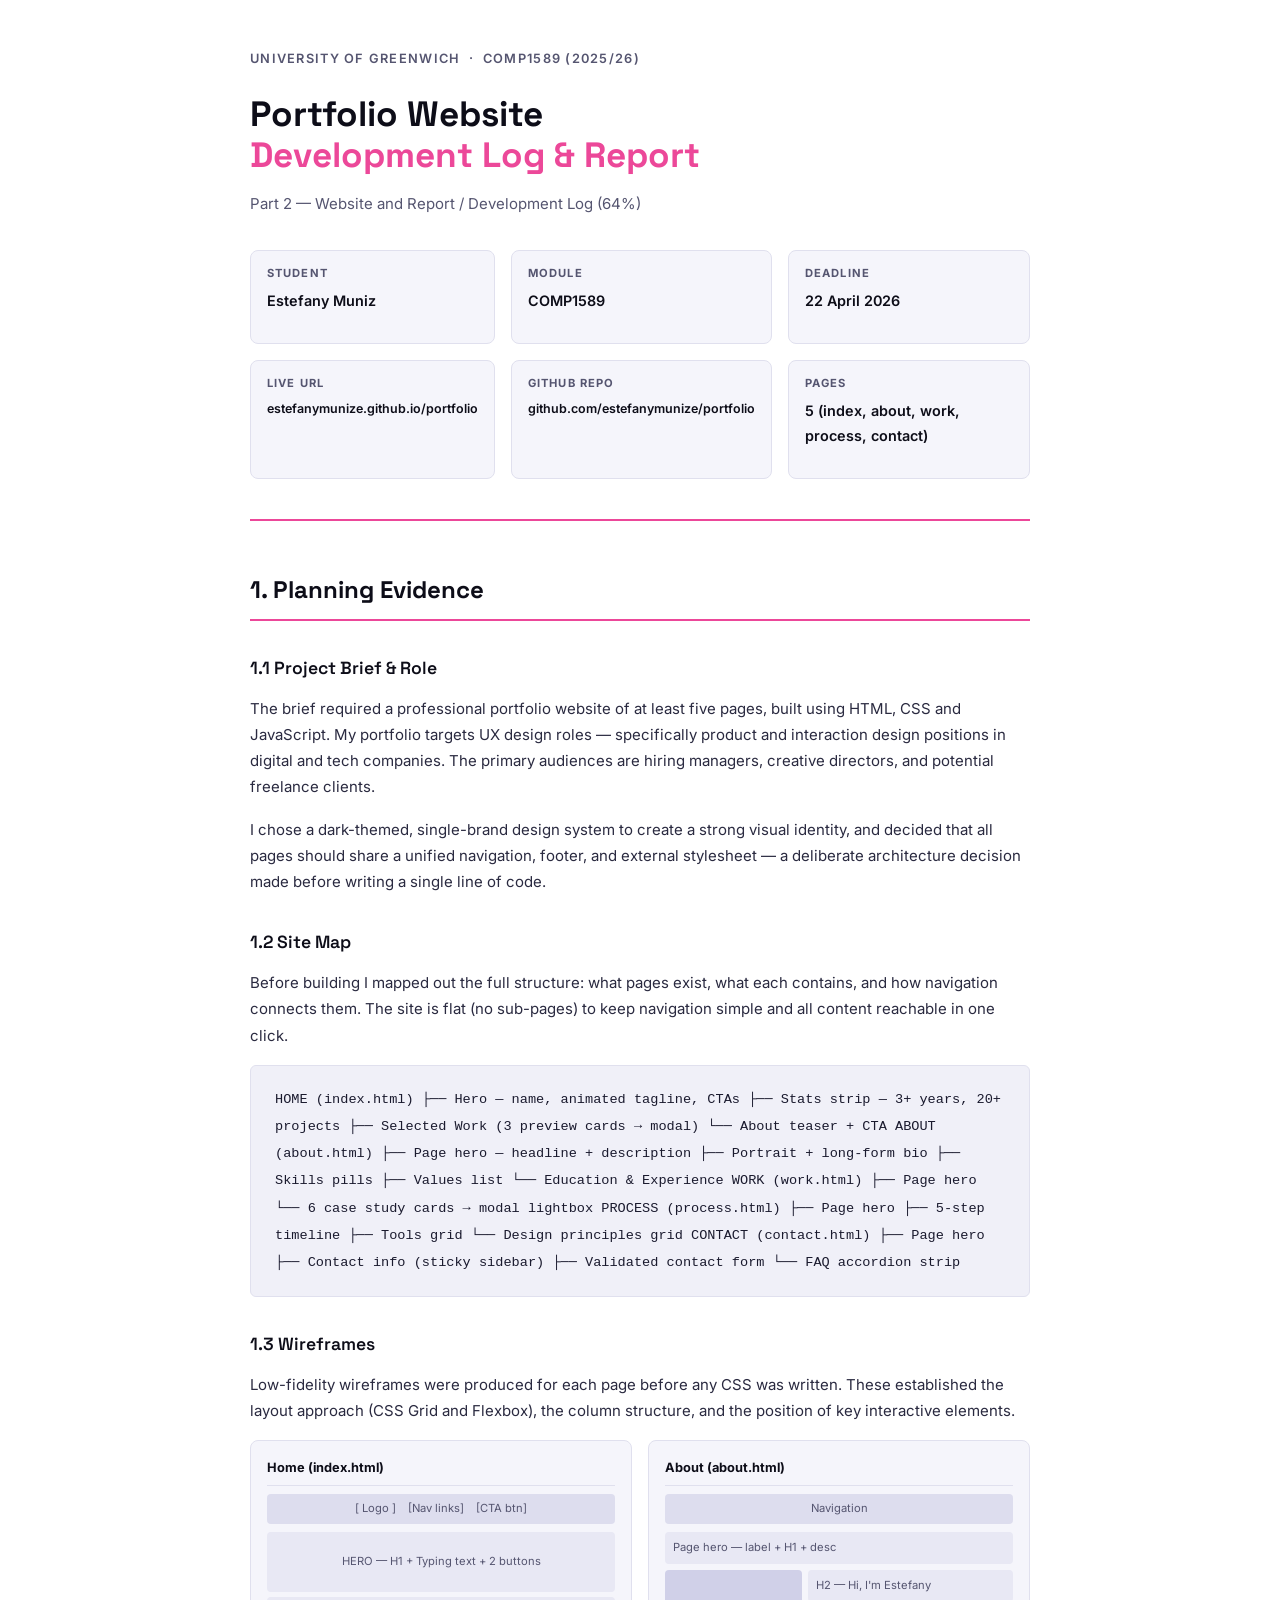
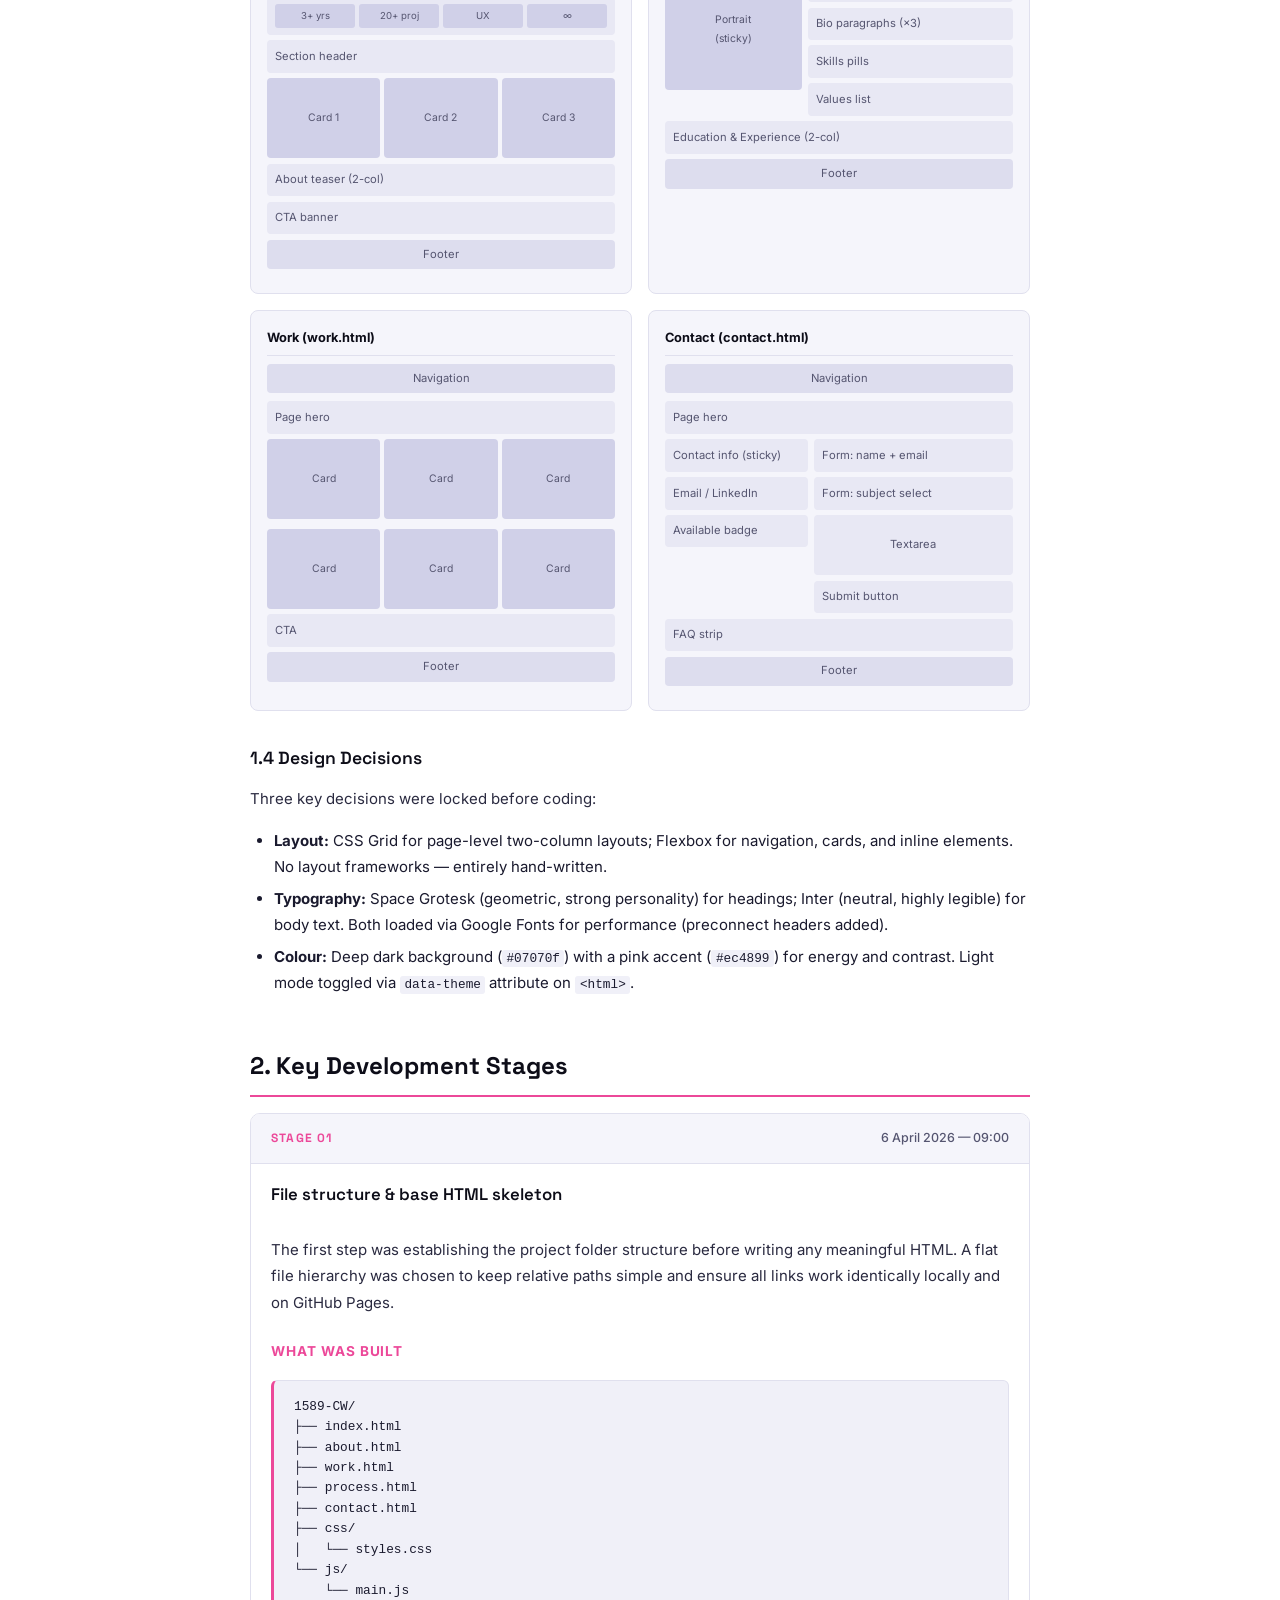
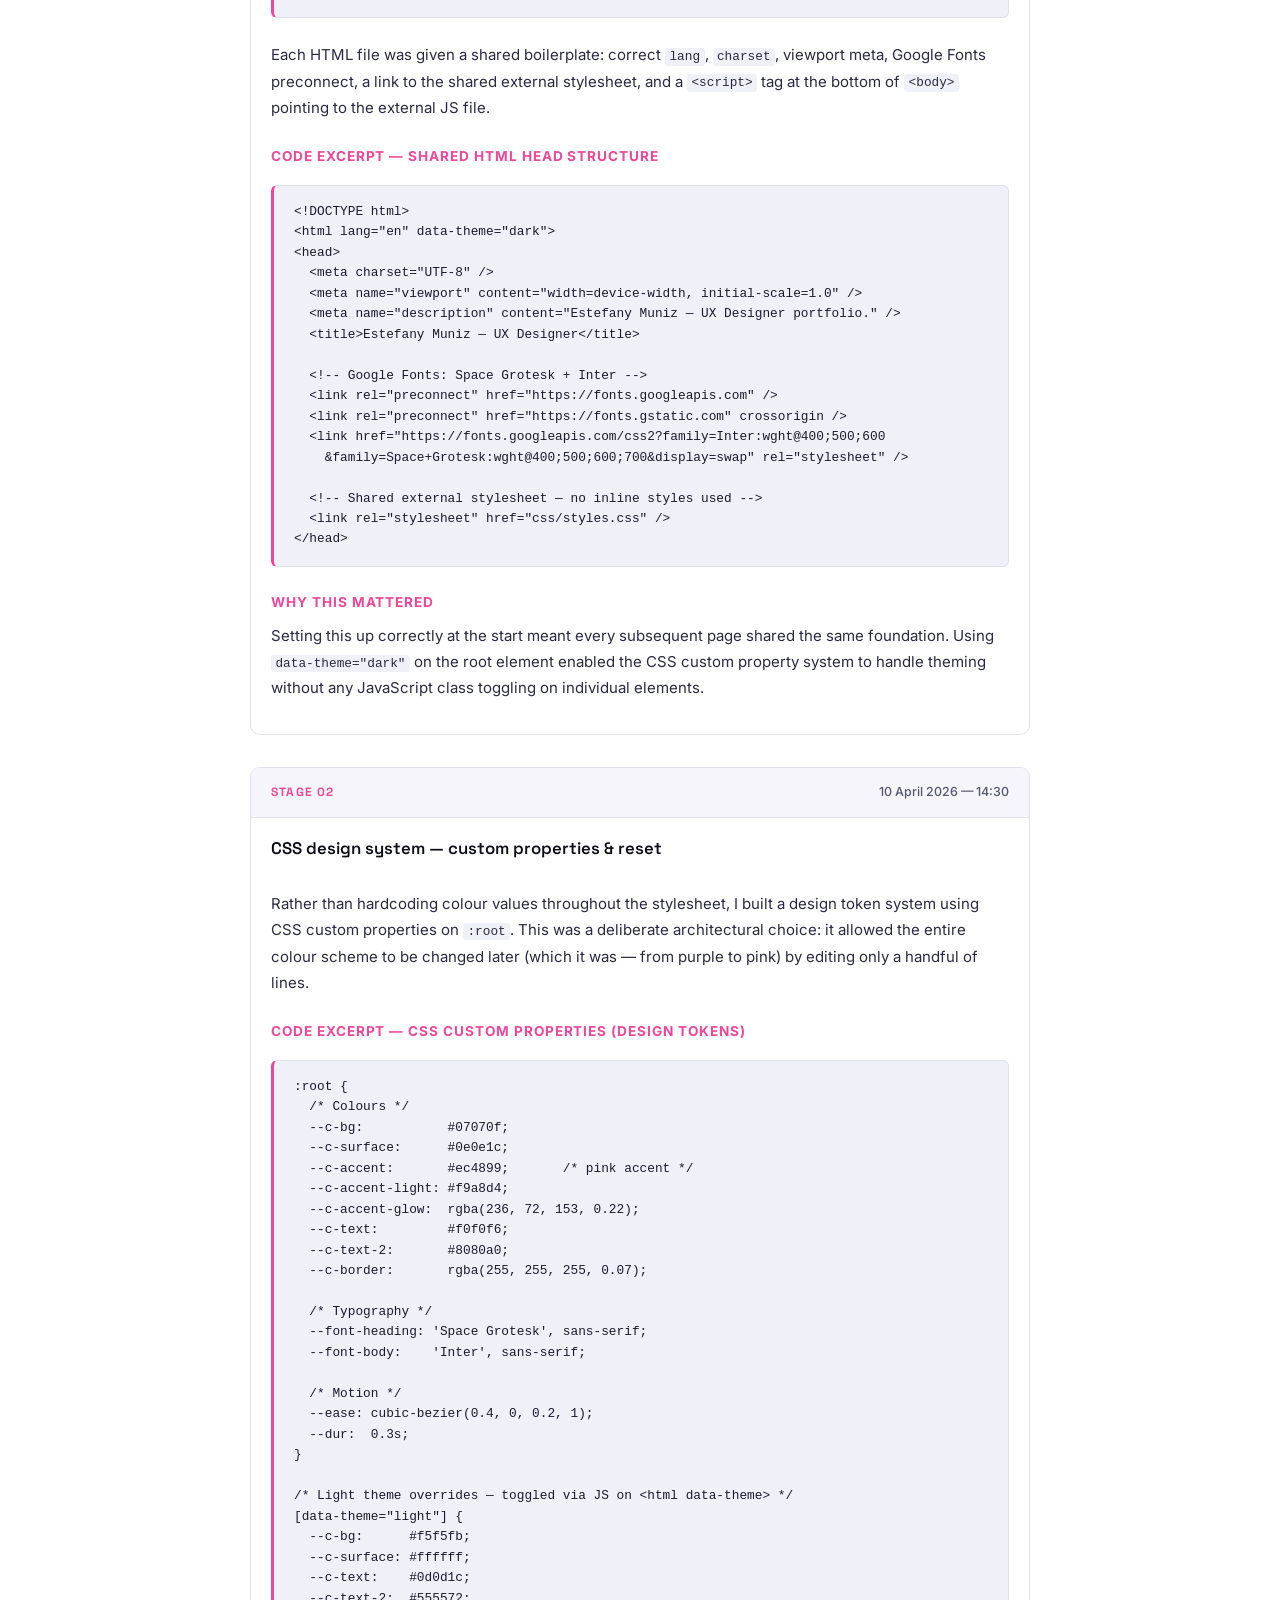
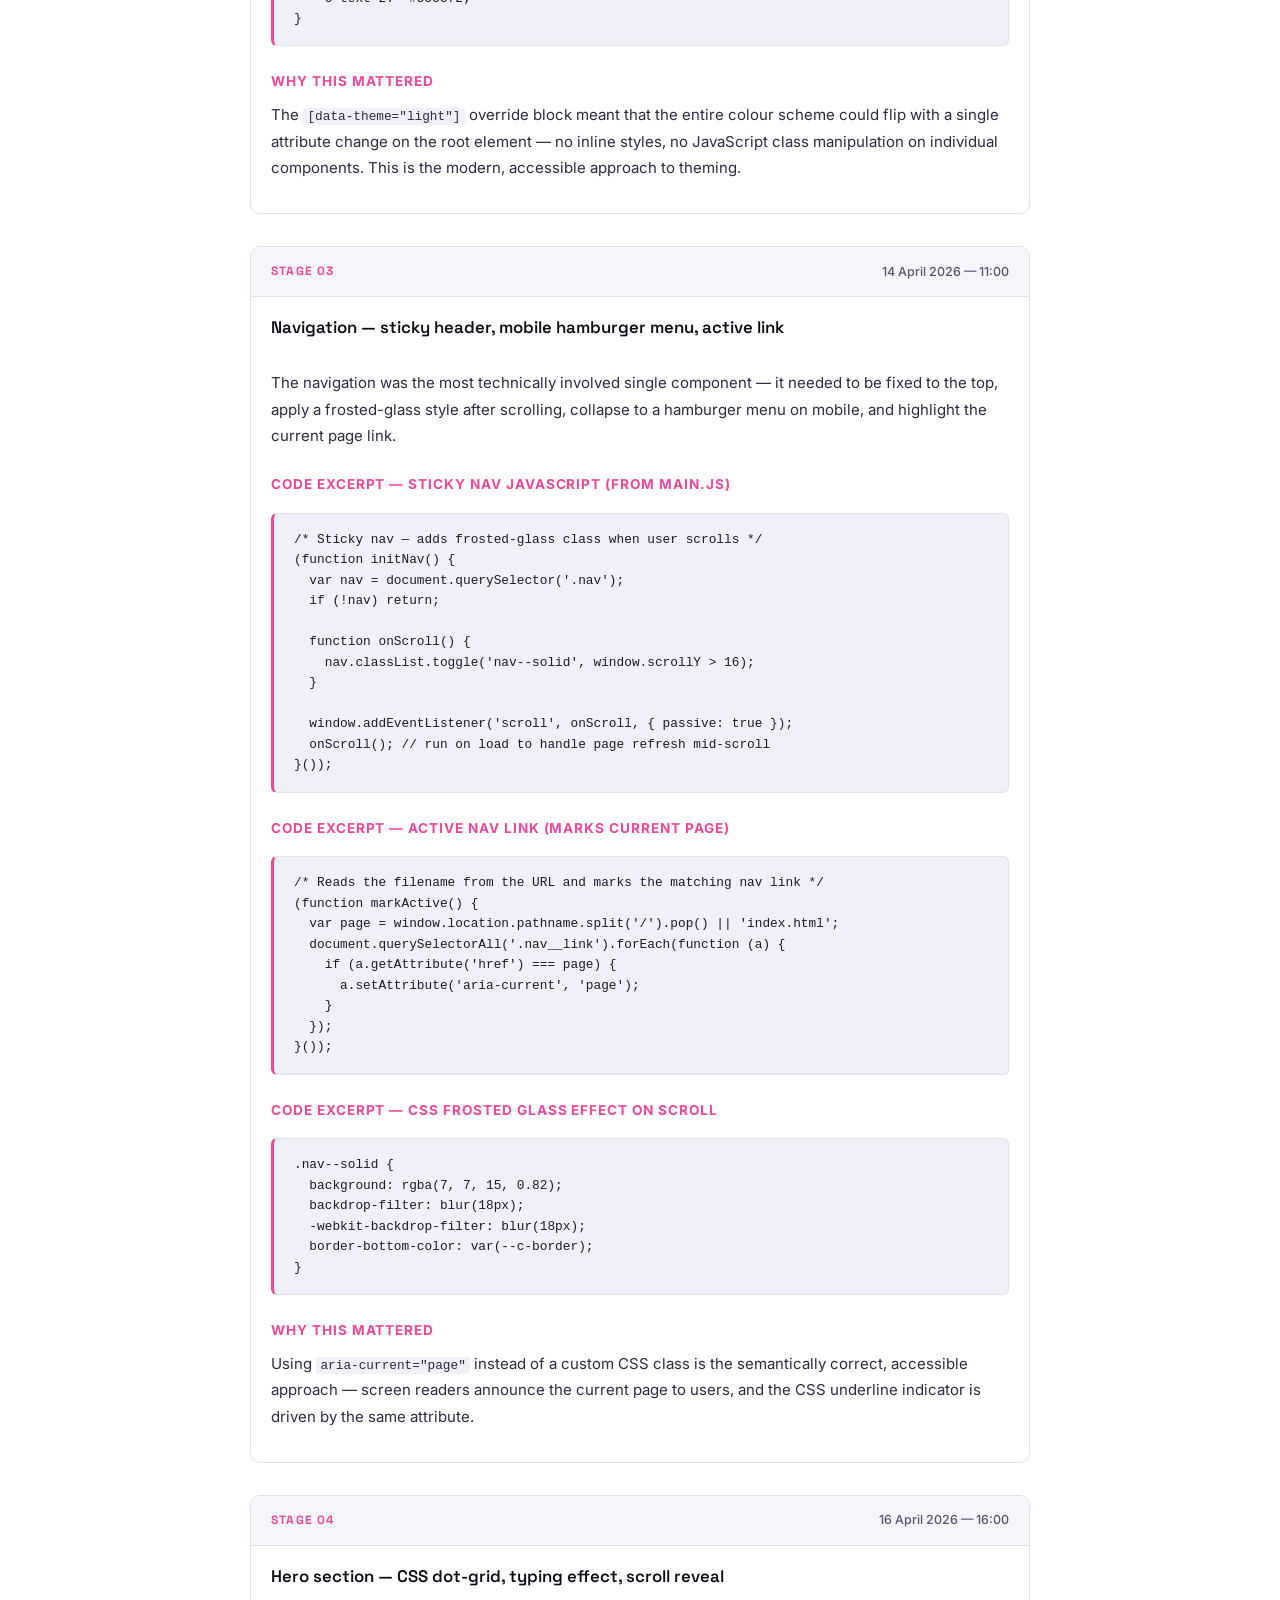
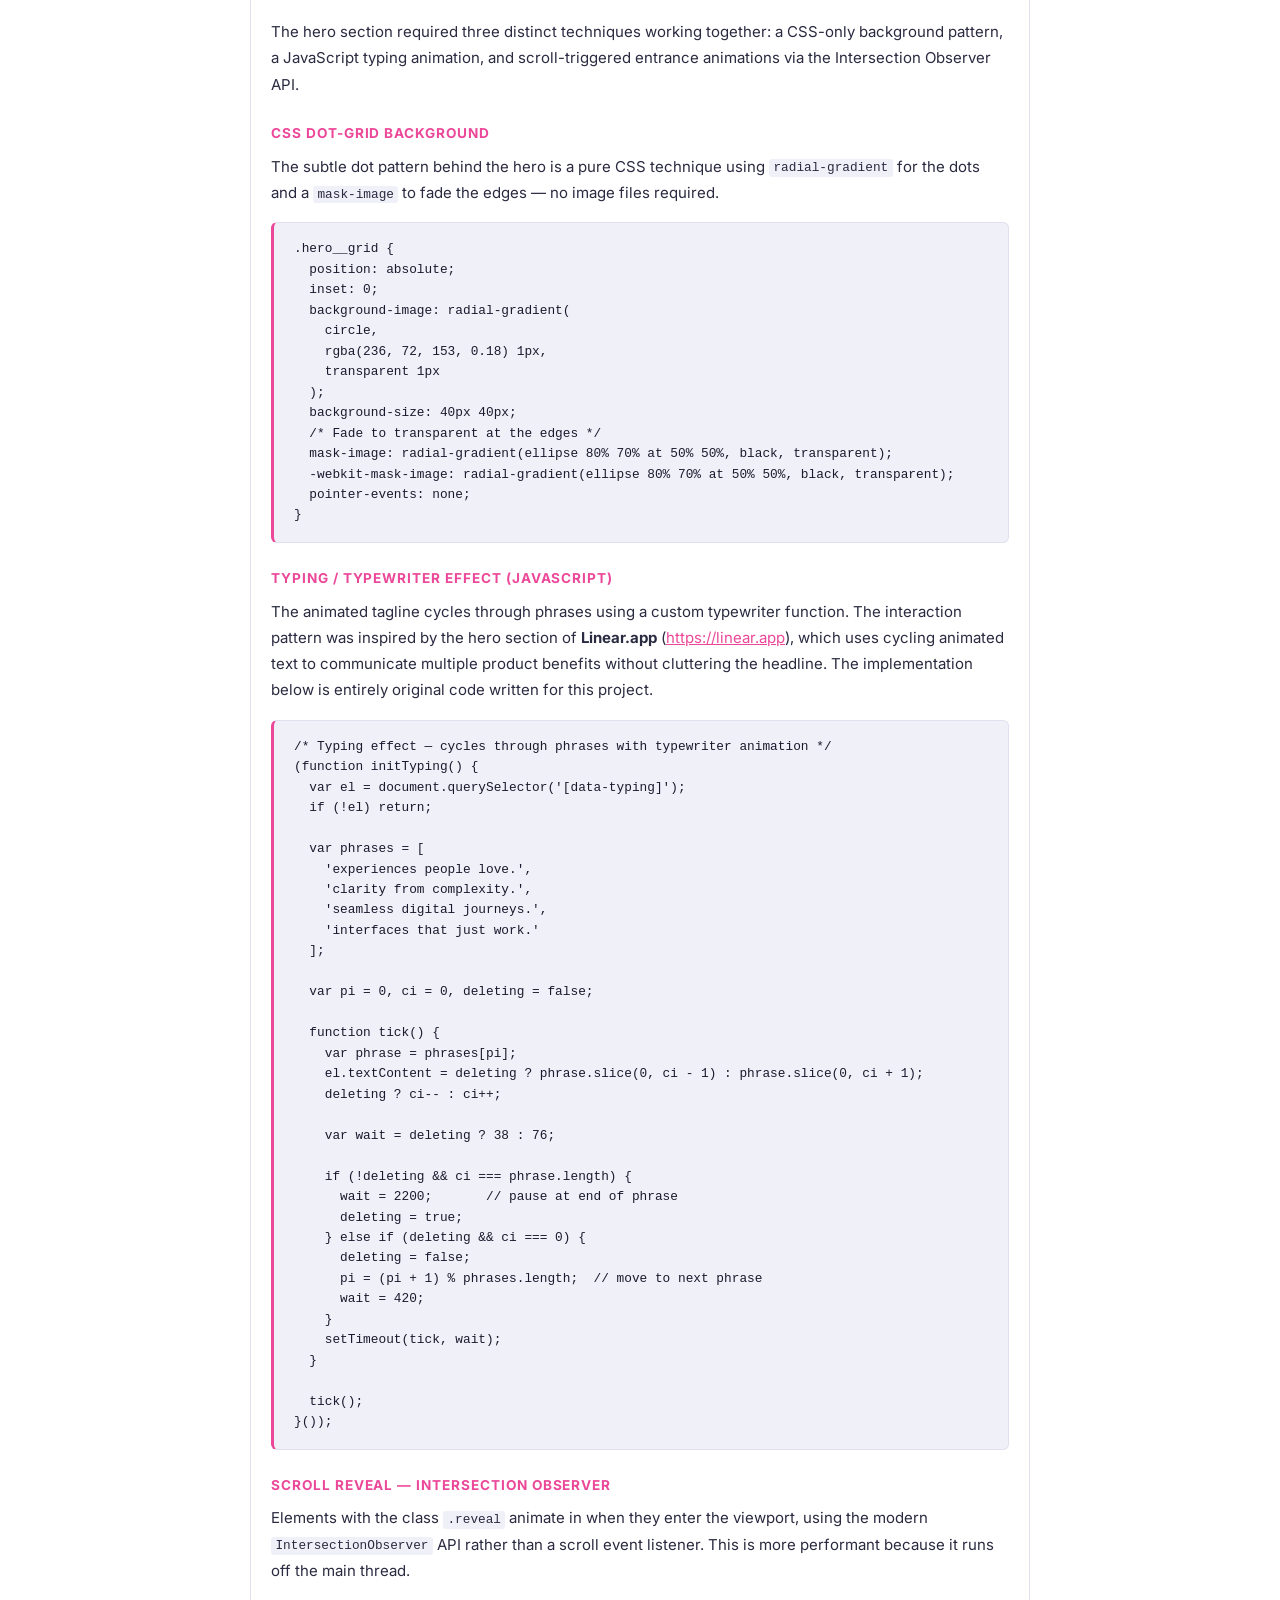
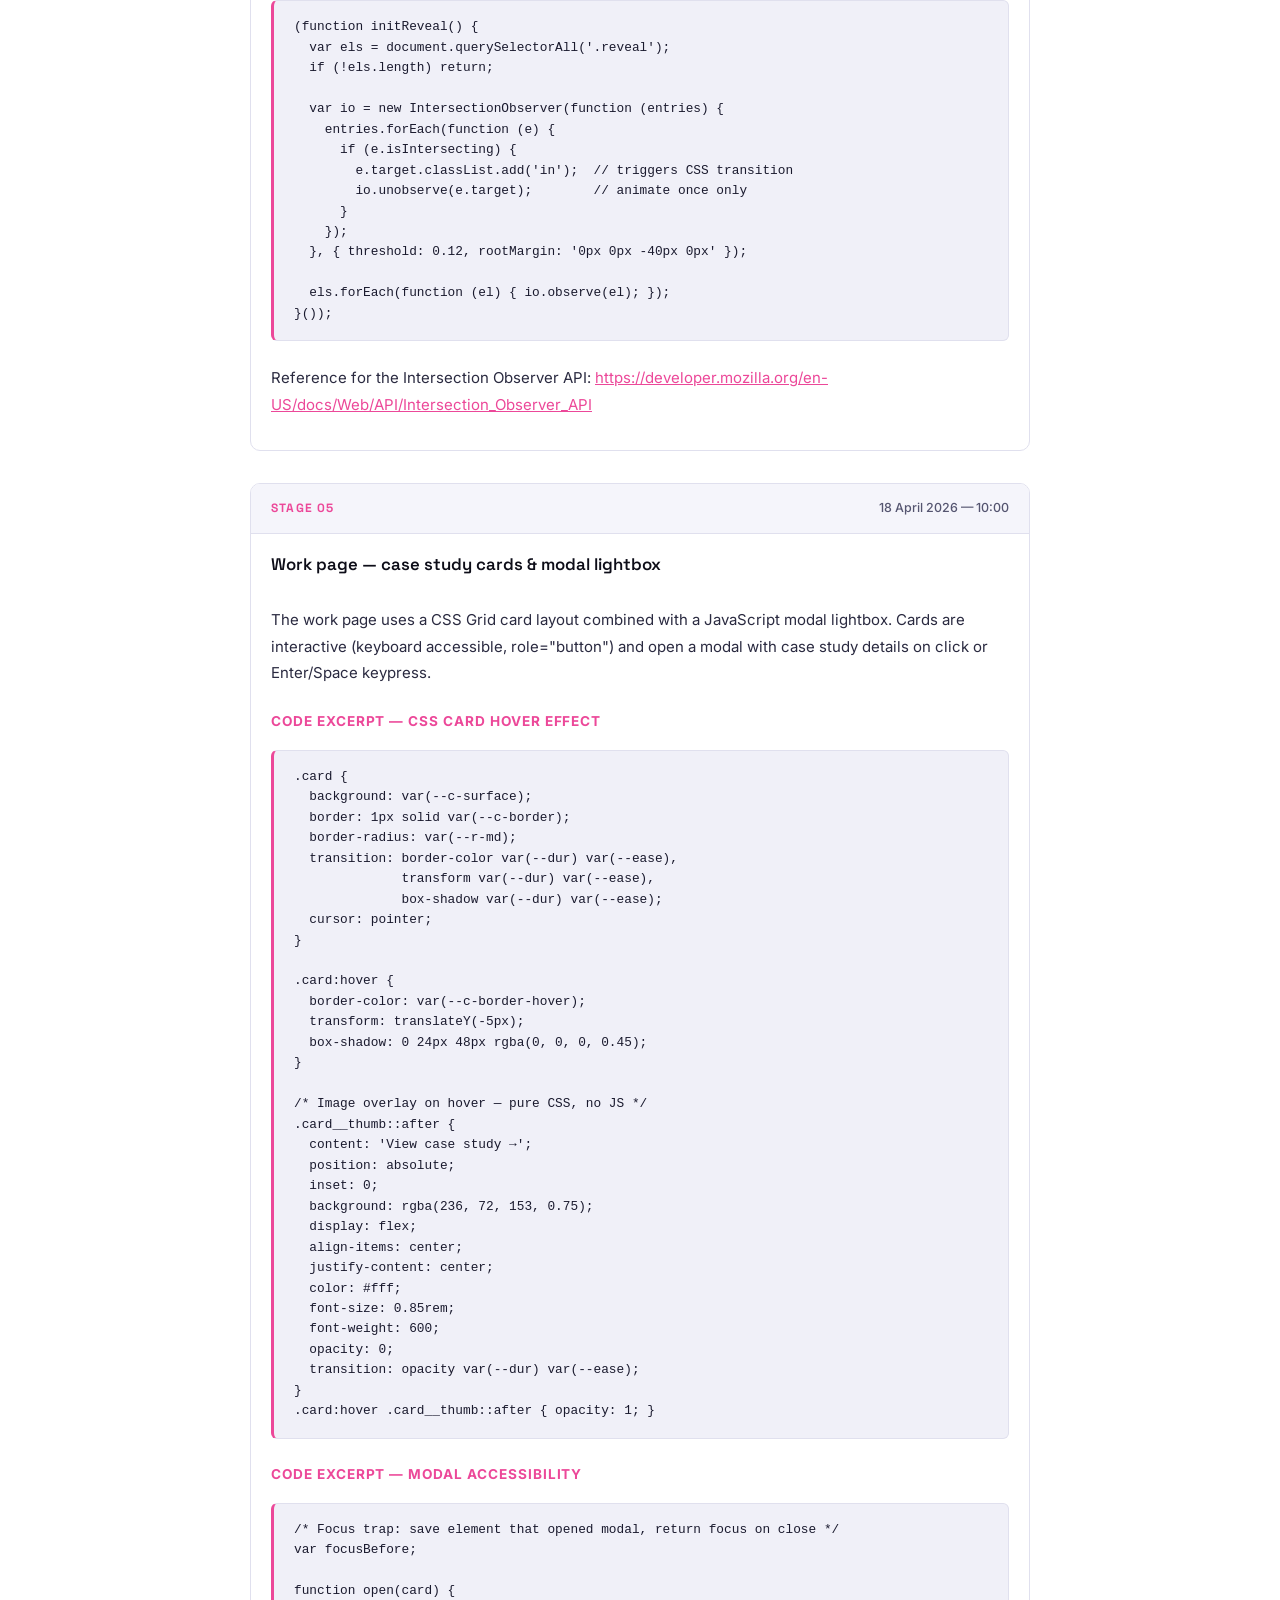
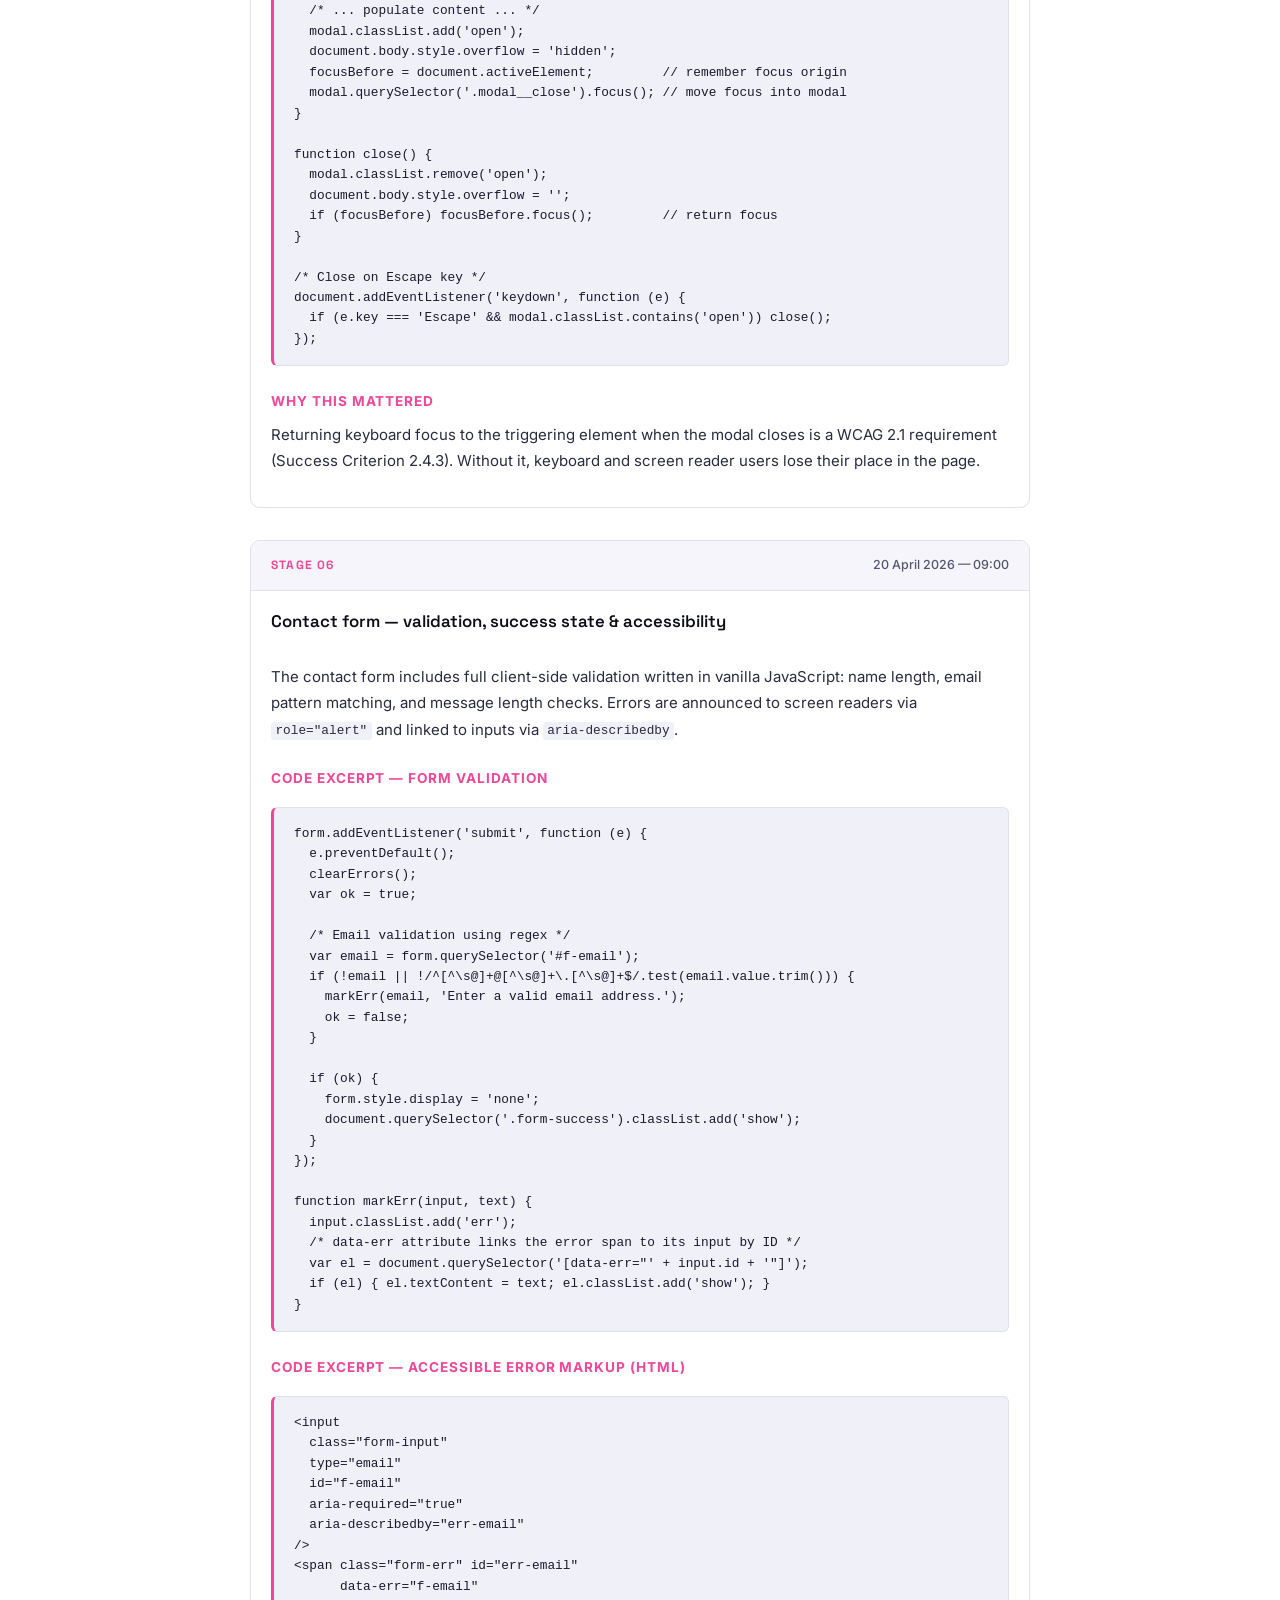
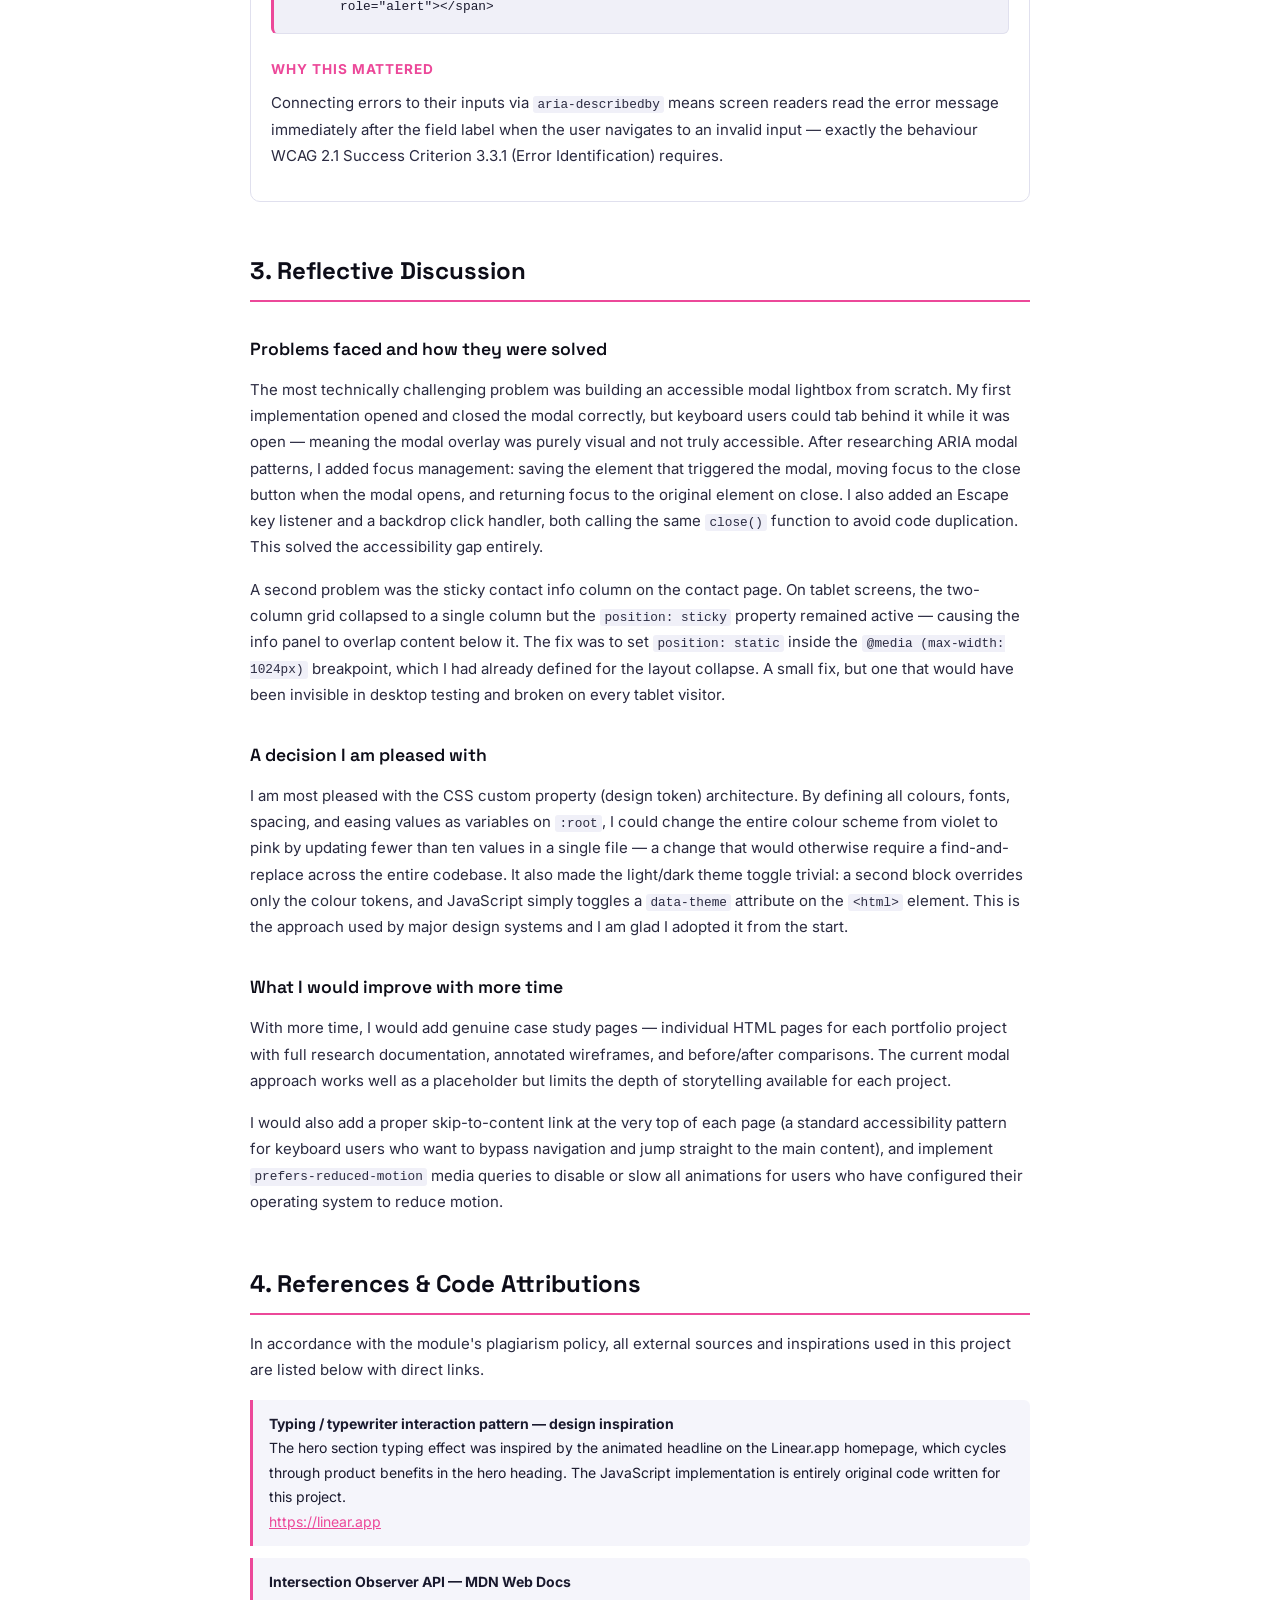
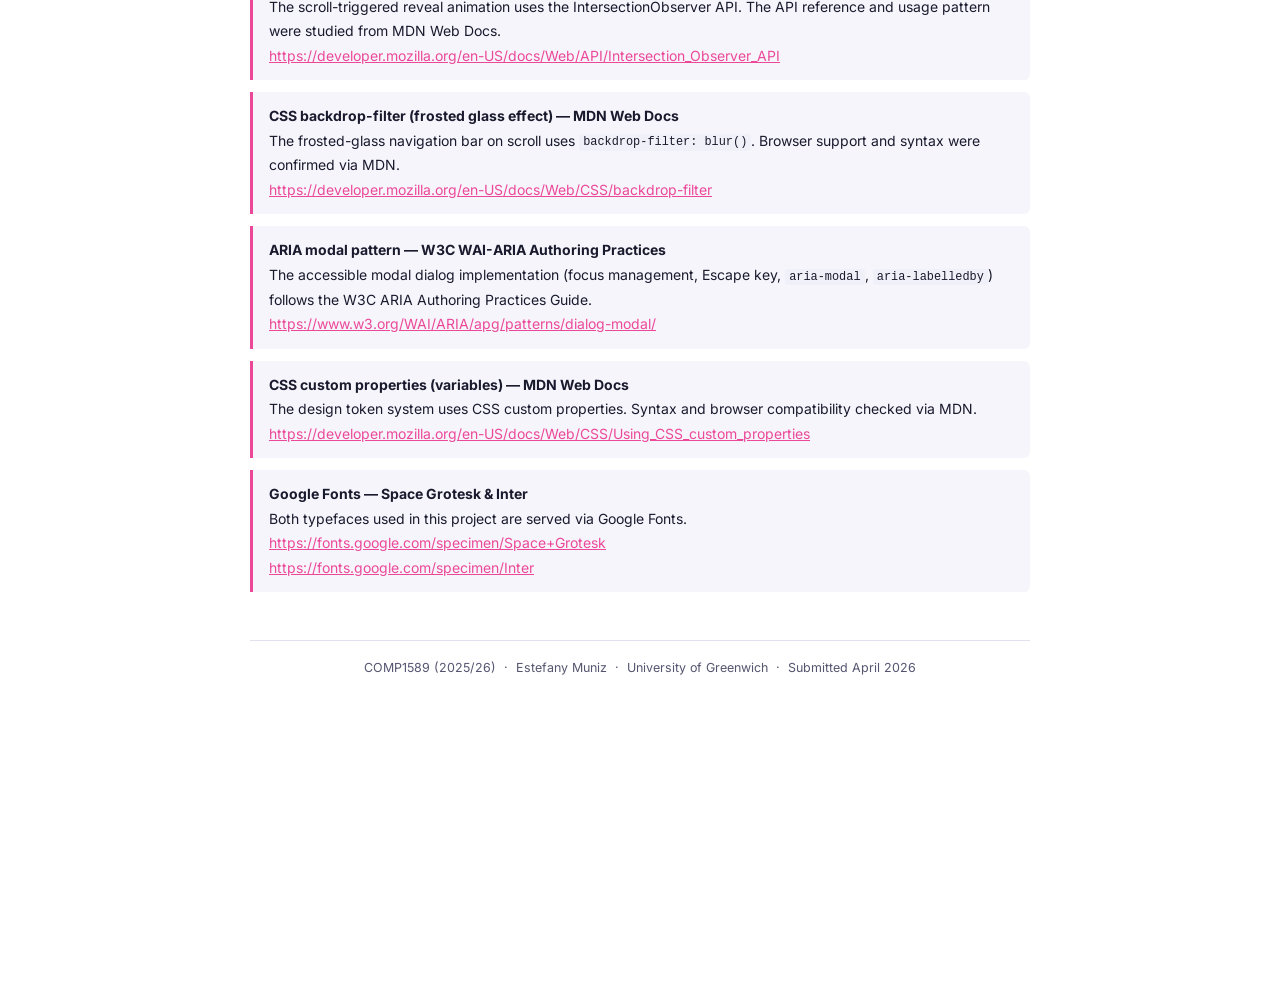
<file: report.html>
<!DOCTYPE html>
<html lang="en">
<head>
  <meta charset="UTF-8" />
  <meta name="viewport" content="width=device-width, initial-scale=1.0" />
  <title>Development Log & Report — Estefany Muniz | COMP1589</title>

  <link rel="preconnect" href="https://fonts.googleapis.com" />
  <link rel="preconnect" href="https://fonts.gstatic.com" crossorigin />
  <link href="https://fonts.googleapis.com/css2?family=Inter:wght@400;500;600&family=Space+Grotesk:wght@500;600;700&display=swap" rel="stylesheet" />

  <style>
    /* ==========================================================
       Report stylesheet — self-contained for PDF printing
    ========================================================== */
    :root {
      --pink:   #ec4899;
      --dark:   #0d0d18;
      --mid:    #555570;
      --light:  #f5f5fb;
      --border: #e0e0ee;
      --code-bg:#f0f0f8;
    }

    *, *::before, *::after { box-sizing: border-box; margin: 0; padding: 0; }

    body {
      font-family: 'Inter', sans-serif;
      font-size: 15px;
      line-height: 1.75;
      color: #1a1a2e;
      background: #fff;
      max-width: 860px;
      margin: 0 auto;
      padding: 3rem 2.5rem 5rem;
    }

    /* --- Cover --- */
    .cover {
      border-bottom: 2px solid var(--pink);
      padding-bottom: 2.5rem;
      margin-bottom: 3rem;
    }

    .cover__uni {
      font-size: 0.8rem;
      font-weight: 600;
      letter-spacing: 0.1em;
      text-transform: uppercase;
      color: var(--mid);
      margin-bottom: 1.5rem;
    }

    .cover__title {
      font-family: 'Space Grotesk', sans-serif;
      font-size: 2.2rem;
      font-weight: 700;
      color: var(--dark);
      line-height: 1.15;
      margin-bottom: 1rem;
    }

    .cover__title span { color: var(--pink); }

    .cover__meta {
      display: grid;
      grid-template-columns: repeat(3, 1fr);
      gap: 1rem;
      margin-top: 2rem;
    }

    .meta-box {
      background: var(--light);
      border: 1px solid var(--border);
      border-radius: 8px;
      padding: 0.85rem 1rem;
    }

    .meta-box__label {
      font-size: 0.7rem;
      font-weight: 700;
      letter-spacing: 0.1em;
      text-transform: uppercase;
      color: var(--mid);
      margin-bottom: 0.25rem;
    }

    .meta-box__value {
      font-size: 0.9rem;
      font-weight: 600;
      color: var(--dark);
    }

    /* --- Typography --- */
    h2 {
      font-family: 'Space Grotesk', sans-serif;
      font-size: 1.5rem;
      font-weight: 700;
      color: var(--dark);
      margin-top: 3rem;
      margin-bottom: 1rem;
      padding-bottom: 0.5rem;
      border-bottom: 2px solid var(--pink);
    }

    h3 {
      font-family: 'Space Grotesk', sans-serif;
      font-size: 1.1rem;
      font-weight: 600;
      color: var(--dark);
      margin-top: 2rem;
      margin-bottom: 0.75rem;
    }

    h4 {
      font-size: 0.85rem;
      font-weight: 700;
      letter-spacing: 0.07em;
      text-transform: uppercase;
      color: var(--pink);
      margin-top: 1.5rem;
      margin-bottom: 0.5rem;
    }

    p { margin-bottom: 1rem; color: #2a2a40; }

    a { color: var(--pink); }

    ul, ol {
      padding-left: 1.5rem;
      margin-bottom: 1rem;
    }

    li { margin-bottom: 0.35rem; }

    /* --- Code blocks --- */
    pre {
      background: var(--code-bg);
      border: 1px solid var(--border);
      border-left: 3px solid var(--pink);
      border-radius: 6px;
      padding: 1rem 1.25rem;
      overflow-x: auto;
      margin: 1rem 0 1.5rem;
      font-size: 0.8rem;
      line-height: 1.6;
    }

    code {
      font-family: 'Courier New', monospace;
      font-size: 0.85em;
      background: var(--code-bg);
      padding: 0.1em 0.35em;
      border-radius: 3px;
    }

    pre code {
      background: none;
      padding: 0;
      font-size: inherit;
    }

    /* --- Dev log stages --- */
    .stage {
      border: 1px solid var(--border);
      border-radius: 10px;
      overflow: hidden;
      margin-bottom: 2rem;
    }

    .stage__header {
      background: var(--light);
      padding: 0.85rem 1.25rem;
      display: flex;
      align-items: center;
      justify-content: space-between;
      border-bottom: 1px solid var(--border);
    }

    .stage__num {
      font-family: 'Space Grotesk', sans-serif;
      font-size: 0.75rem;
      font-weight: 700;
      letter-spacing: 0.1em;
      text-transform: uppercase;
      color: var(--pink);
    }

    .stage__date {
      font-size: 0.78rem;
      color: var(--mid);
      font-weight: 500;
    }

    .stage__title {
      font-family: 'Space Grotesk', sans-serif;
      font-size: 1.05rem;
      font-weight: 600;
      color: var(--dark);
      padding: 1rem 1.25rem 0;
    }

    .stage__body { padding: 0.75rem 1.25rem 1.25rem; }

    .stage__body p { margin-bottom: 0.75rem; }

    /* --- Site map --- */
    .sitemap {
      font-family: 'Courier New', monospace;
      font-size: 0.85rem;
      background: var(--code-bg);
      border: 1px solid var(--border);
      border-radius: 6px;
      padding: 1.25rem 1.5rem;
      line-height: 2;
      margin: 1rem 0;
    }

    /* --- Screenshot placeholder --- */
    .screenshot {
      background: var(--light);
      border: 1px dashed var(--border);
      border-radius: 8px;
      padding: 2rem;
      text-align: center;
      margin: 1rem 0;
      color: var(--mid);
      font-size: 0.8rem;
    }

    .screenshot strong { display: block; font-size: 0.9rem; color: var(--dark); margin-bottom: 0.25rem; }

    /* --- Wireframe sketches --- */
    .wireframe-grid {
      display: grid;
      grid-template-columns: repeat(2, 1fr);
      gap: 1rem;
      margin: 1rem 0;
    }

    .wireframe {
      background: var(--light);
      border: 1px solid var(--border);
      border-radius: 8px;
      padding: 1rem;
      font-size: 0.75rem;
      color: var(--mid);
    }

    .wireframe__title {
      font-weight: 700;
      font-size: 0.8rem;
      color: var(--dark);
      margin-bottom: 0.5rem;
      padding-bottom: 0.35rem;
      border-bottom: 1px solid var(--border);
    }

    .wf-nav {
      background: #dde;
      border-radius: 4px;
      padding: 0.3rem 0.5rem;
      font-size: 0.7rem;
      margin-bottom: 0.5rem;
      text-align: center;
    }

    .wf-block {
      background: #e8e8f4;
      border-radius: 4px;
      padding: 0.4rem 0.5rem;
      margin-bottom: 0.35rem;
      font-size: 0.7rem;
    }

    .wf-block--tall { height: 60px; display:flex; align-items:center; justify-content:center; }

    .wf-block--img { height: 80px; background: #d0d0e8; display:flex; align-items:center; justify-content:center; font-size:0.65rem; }

    /* --- Reference list --- */
    .ref-item {
      padding: 0.75rem 1rem;
      border-left: 3px solid var(--pink);
      background: var(--light);
      border-radius: 0 6px 6px 0;
      margin-bottom: 0.75rem;
      font-size: 0.875rem;
    }

    .ref-item a { word-break: break-all; }

    /* --- Print styles --- */
    @media print {
      body { padding: 1.5rem; font-size: 13px; }
      .stage { break-inside: avoid; }
      h2 { break-before: page; }
      h2:first-of-type { break-before: auto; }
    }
  </style>
</head>
<body>

  <!-- ============================================================
       COVER PAGE
  ============================================================= -->
  <div class="cover">
    <p class="cover__uni">University of Greenwich &nbsp;·&nbsp; COMP1589 (2025/26)</p>
    <h1 class="cover__title">
      Portfolio Website<br />
      <span>Development Log &amp; Report</span>
    </h1>
    <p style="color:var(--mid); margin-top:0.5rem;">
      Part 2 — Website and Report / Development Log (64%)
    </p>
    <div class="cover__meta">
      <div class="meta-box">
        <p class="meta-box__label">Student</p>
        <p class="meta-box__value">Estefany Muniz</p>
      </div>
      <div class="meta-box">
        <p class="meta-box__label">Module</p>
        <p class="meta-box__value">COMP1589</p>
      </div>
      <div class="meta-box">
        <p class="meta-box__label">Deadline</p>
        <p class="meta-box__value">22 April 2026</p>
      </div>
      <div class="meta-box">
        <p class="meta-box__label">Live URL</p>
        <p class="meta-box__value" style="font-size:0.78rem;">estefanymunize.github.io/portfolio</p>
      </div>
      <div class="meta-box">
        <p class="meta-box__label">GitHub Repo</p>
        <p class="meta-box__value" style="font-size:0.78rem;">github.com/estefanymunize/portfolio</p>
      </div>
      <div class="meta-box">
        <p class="meta-box__label">Pages</p>
        <p class="meta-box__value">5 (index, about, work, process, contact)</p>
      </div>
    </div>
  </div>


  <!-- ============================================================
       SECTION 1 — PLANNING EVIDENCE
  ============================================================= -->
  <h2>1. Planning Evidence</h2>

  <h3>1.1 Project Brief &amp; Role</h3>
  <p>
    The brief required a professional portfolio website of at least five pages, built
    using HTML, CSS and JavaScript. My portfolio targets UX design roles — specifically
    product and interaction design positions in digital and tech companies. The primary
    audiences are hiring managers, creative directors, and potential freelance clients.
  </p>
  <p>
    I chose a dark-themed, single-brand design system to create a strong visual identity,
    and decided that all pages should share a unified navigation, footer, and external
    stylesheet — a deliberate architecture decision made before writing a single line of code.
  </p>

  <h3>1.2 Site Map</h3>
  <p>
    Before building I mapped out the full structure: what pages exist, what each contains,
    and how navigation connects them. The site is flat (no sub-pages) to keep navigation
    simple and all content reachable in one click.
  </p>

  <div class="sitemap" aria-label="Site map in text form">
    HOME (index.html)
    ├── Hero — name, animated tagline, CTAs
    ├── Stats strip — 3+ years, 20+ projects
    ├── Selected Work (3 preview cards → modal)
    └── About teaser + CTA

    ABOUT (about.html)
    ├── Page hero — headline + description
    ├── Portrait + long-form bio
    ├── Skills pills
    ├── Values list
    └── Education & Experience

    WORK (work.html)
    ├── Page hero
    └── 6 case study cards → modal lightbox

    PROCESS (process.html)
    ├── Page hero
    ├── 5-step timeline
    ├── Tools grid
    └── Design principles grid

    CONTACT (contact.html)
    ├── Page hero
    ├── Contact info (sticky sidebar)
    ├── Validated contact form
    └── FAQ accordion strip
  </div>

  <h3>1.3 Wireframes</h3>
  <p>
    Low-fidelity wireframes were produced for each page before any CSS was written.
    These established the layout approach (CSS Grid and Flexbox), the column structure,
    and the position of key interactive elements.
  </p>

  <div class="wireframe-grid">

    <!-- Home wireframe -->
    <div class="wireframe">
      <p class="wireframe__title">Home (index.html)</p>
      <div class="wf-nav">[ Logo ] &nbsp;&nbsp; [Nav links] &nbsp;&nbsp; [CTA btn]</div>
      <div class="wf-block wf-block--tall">HERO — H1 + Typing text + 2 buttons</div>
      <div class="wf-block" style="display:grid;grid-template-columns:repeat(4,1fr);gap:4px;">
        <div style="background:#d0d0e8;padding:4px;border-radius:3px;font-size:0.6rem;text-align:center;">3+ yrs</div>
        <div style="background:#d0d0e8;padding:4px;border-radius:3px;font-size:0.6rem;text-align:center;">20+ proj</div>
        <div style="background:#d0d0e8;padding:4px;border-radius:3px;font-size:0.6rem;text-align:center;">UX</div>
        <div style="background:#d0d0e8;padding:4px;border-radius:3px;font-size:0.6rem;text-align:center;">∞</div>
      </div>
      <div class="wf-block">Section header</div>
      <div style="display:grid;grid-template-columns:repeat(3,1fr);gap:4px;">
        <div class="wf-block wf-block--img">Card 1</div>
        <div class="wf-block wf-block--img">Card 2</div>
        <div class="wf-block wf-block--img">Card 3</div>
      </div>
      <div class="wf-block">About teaser (2-col)</div>
      <div class="wf-block">CTA banner</div>
      <div class="wf-nav">Footer</div>
    </div>

    <!-- About wireframe -->
    <div class="wireframe">
      <p class="wireframe__title">About (about.html)</p>
      <div class="wf-nav">Navigation</div>
      <div class="wf-block">Page hero — label + H1 + desc</div>
      <div style="display:grid;grid-template-columns:1fr 1.5fr;gap:6px;">
        <div class="wf-block wf-block--img" style="height:120px;">Portrait<br/>(sticky)</div>
        <div>
          <div class="wf-block">H2 — Hi, I'm Estefany</div>
          <div class="wf-block">Bio paragraphs (×3)</div>
          <div class="wf-block">Skills pills</div>
          <div class="wf-block">Values list</div>
        </div>
      </div>
      <div class="wf-block">Education &amp; Experience (2-col)</div>
      <div class="wf-nav">Footer</div>
    </div>

    <!-- Work wireframe -->
    <div class="wireframe">
      <p class="wireframe__title">Work (work.html)</p>
      <div class="wf-nav">Navigation</div>
      <div class="wf-block">Page hero</div>
      <div style="display:grid;grid-template-columns:repeat(3,1fr);gap:4px;">
        <div class="wf-block wf-block--img">Card</div>
        <div class="wf-block wf-block--img">Card</div>
        <div class="wf-block wf-block--img">Card</div>
        <div class="wf-block wf-block--img">Card</div>
        <div class="wf-block wf-block--img">Card</div>
        <div class="wf-block wf-block--img">Card</div>
      </div>
      <div class="wf-block">CTA</div>
      <div class="wf-nav">Footer</div>
    </div>

    <!-- Contact wireframe -->
    <div class="wireframe">
      <p class="wireframe__title">Contact (contact.html)</p>
      <div class="wf-nav">Navigation</div>
      <div class="wf-block">Page hero</div>
      <div style="display:grid;grid-template-columns:1fr 1.4fr;gap:6px;">
        <div>
          <div class="wf-block">Contact info (sticky)</div>
          <div class="wf-block">Email / LinkedIn</div>
          <div class="wf-block">Available badge</div>
        </div>
        <div>
          <div class="wf-block">Form: name + email</div>
          <div class="wf-block">Form: subject select</div>
          <div class="wf-block wf-block--tall">Textarea</div>
          <div class="wf-block">Submit button</div>
        </div>
      </div>
      <div class="wf-block">FAQ strip</div>
      <div class="wf-nav">Footer</div>
    </div>

  </div><!-- /wireframe-grid -->

  <h3>1.4 Design Decisions</h3>
  <p>
    Three key decisions were locked before coding:
  </p>
  <ul>
    <li><strong>Layout:</strong> CSS Grid for page-level two-column layouts; Flexbox for
    navigation, cards, and inline elements. No layout frameworks — entirely hand-written.</li>
    <li><strong>Typography:</strong> Space Grotesk (geometric, strong personality) for
    headings; Inter (neutral, highly legible) for body text. Both loaded via Google Fonts
    for performance (preconnect headers added).</li>
    <li><strong>Colour:</strong> Deep dark background (<code>#07070f</code>) with a pink
    accent (<code>#ec4899</code>) for energy and contrast. Light mode toggled via
    <code>data-theme</code> attribute on <code>&lt;html&gt;</code>.</li>
  </ul>


  <!-- ============================================================
       SECTION 2 — KEY DEVELOPMENT STAGES
  ============================================================= -->
  <h2>2. Key Development Stages</h2>

  <!-- Stage 1 -->
  <div class="stage">
    <div class="stage__header">
      <span class="stage__num">Stage 01</span>
      <span class="stage__date">6 April 2026 — 09:00</span>
    </div>
    <p class="stage__title">File structure &amp; base HTML skeleton</p>
    <div class="stage__body">
      <p>
        The first step was establishing the project folder structure before writing
        any meaningful HTML. A flat file hierarchy was chosen to keep relative paths
        simple and ensure all links work identically locally and on GitHub Pages.
      </p>

      <h4>What was built</h4>
      <pre><code>1589-CW/
├── index.html
├── about.html
├── work.html
├── process.html
├── contact.html
├── css/
│   └── styles.css
└── js/
    └── main.js</code></pre>

      <p>
        Each HTML file was given a shared boilerplate: correct <code>lang</code>,
        <code>charset</code>, viewport meta, Google Fonts preconnect, a link to the
        shared external stylesheet, and a <code>&lt;script&gt;</code> tag at the
        bottom of <code>&lt;body&gt;</code> pointing to the external JS file.
      </p>

      <h4>Code excerpt — shared HTML head structure</h4>
      <pre><code>&lt;!DOCTYPE html&gt;
&lt;html lang="en" data-theme="dark"&gt;
&lt;head&gt;
  &lt;meta charset="UTF-8" /&gt;
  &lt;meta name="viewport" content="width=device-width, initial-scale=1.0" /&gt;
  &lt;meta name="description" content="Estefany Muniz — UX Designer portfolio." /&gt;
  &lt;title&gt;Estefany Muniz — UX Designer&lt;/title&gt;

  &lt;!-- Google Fonts: Space Grotesk + Inter --&gt;
  &lt;link rel="preconnect" href="https://fonts.googleapis.com" /&gt;
  &lt;link rel="preconnect" href="https://fonts.gstatic.com" crossorigin /&gt;
  &lt;link href="https://fonts.googleapis.com/css2?family=Inter:wght@400;500;600
    &amp;family=Space+Grotesk:wght@400;500;600;700&amp;display=swap" rel="stylesheet" /&gt;

  &lt;!-- Shared external stylesheet — no inline styles used --&gt;
  &lt;link rel="stylesheet" href="css/styles.css" /&gt;
&lt;/head&gt;</code></pre>

      <h4>Why this mattered</h4>
      <p>
        Setting this up correctly at the start meant every subsequent page shared
        the same foundation. Using <code>data-theme="dark"</code> on the root element
        enabled the CSS custom property system to handle theming without any JavaScript
        class toggling on individual elements.
      </p>
    </div>
  </div>

  <!-- Stage 2 -->
  <div class="stage">
    <div class="stage__header">
      <span class="stage__num">Stage 02</span>
      <span class="stage__date">10 April 2026 — 14:30</span>
    </div>
    <p class="stage__title">CSS design system — custom properties &amp; reset</p>
    <div class="stage__body">
      <p>
        Rather than hardcoding colour values throughout the stylesheet, I built
        a design token system using CSS custom properties on <code>:root</code>.
        This was a deliberate architectural choice: it allowed the entire colour
        scheme to be changed later (which it was — from purple to pink) by editing
        only a handful of lines.
      </p>

      <h4>Code excerpt — CSS custom properties (design tokens)</h4>
      <pre><code>:root {
  /* Colours */
  --c-bg:           #07070f;
  --c-surface:      #0e0e1c;
  --c-accent:       #ec4899;       /* pink accent */
  --c-accent-light: #f9a8d4;
  --c-accent-glow:  rgba(236, 72, 153, 0.22);
  --c-text:         #f0f0f6;
  --c-text-2:       #8080a0;
  --c-border:       rgba(255, 255, 255, 0.07);

  /* Typography */
  --font-heading: 'Space Grotesk', sans-serif;
  --font-body:    'Inter', sans-serif;

  /* Motion */
  --ease: cubic-bezier(0.4, 0, 0.2, 1);
  --dur:  0.3s;
}

/* Light theme overrides — toggled via JS on &lt;html data-theme&gt; */
[data-theme="light"] {
  --c-bg:      #f5f5fb;
  --c-surface: #ffffff;
  --c-text:    #0d0d1c;
  --c-text-2:  #555572;
}</code></pre>

      <h4>Why this mattered</h4>
      <p>
        The <code>[data-theme="light"]</code> override block meant that the entire
        colour scheme could flip with a single attribute change on the root element —
        no inline styles, no JavaScript class manipulation on individual components.
        This is the modern, accessible approach to theming.
      </p>
    </div>
  </div>

  <!-- Stage 3 -->
  <div class="stage">
    <div class="stage__header">
      <span class="stage__num">Stage 03</span>
      <span class="stage__date">14 April 2026 — 11:00</span>
    </div>
    <p class="stage__title">Navigation — sticky header, mobile hamburger menu, active link</p>
    <div class="stage__body">
      <p>
        The navigation was the most technically involved single component — it needed
        to be fixed to the top, apply a frosted-glass style after scrolling, collapse
        to a hamburger menu on mobile, and highlight the current page link.
      </p>

      <h4>Code excerpt — sticky nav JavaScript (from main.js)</h4>
      <pre><code>/* Sticky nav — adds frosted-glass class when user scrolls */
(function initNav() {
  var nav = document.querySelector('.nav');
  if (!nav) return;

  function onScroll() {
    nav.classList.toggle('nav--solid', window.scrollY > 16);
  }

  window.addEventListener('scroll', onScroll, { passive: true });
  onScroll(); // run on load to handle page refresh mid-scroll
}());</code></pre>

      <h4>Code excerpt — active nav link (marks current page)</h4>
      <pre><code>/* Reads the filename from the URL and marks the matching nav link */
(function markActive() {
  var page = window.location.pathname.split('/').pop() || 'index.html';
  document.querySelectorAll('.nav__link').forEach(function (a) {
    if (a.getAttribute('href') === page) {
      a.setAttribute('aria-current', 'page');
    }
  });
}());</code></pre>

      <h4>Code excerpt — CSS frosted glass effect on scroll</h4>
      <pre><code>.nav--solid {
  background: rgba(7, 7, 15, 0.82);
  backdrop-filter: blur(18px);
  -webkit-backdrop-filter: blur(18px);
  border-bottom-color: var(--c-border);
}</code></pre>

      <h4>Why this mattered</h4>
      <p>
        Using <code>aria-current="page"</code> instead of a custom CSS class is the
        semantically correct, accessible approach — screen readers announce the current
        page to users, and the CSS underline indicator is driven by the same attribute.
      </p>
    </div>
  </div>

  <!-- Stage 4 -->
  <div class="stage">
    <div class="stage__header">
      <span class="stage__num">Stage 04</span>
      <span class="stage__date">16 April 2026 — 16:00</span>
    </div>
    <p class="stage__title">Hero section — CSS dot-grid, typing effect, scroll reveal</p>
    <div class="stage__body">
      <p>
        The hero section required three distinct techniques working together: a CSS-only
        background pattern, a JavaScript typing animation, and scroll-triggered
        entrance animations via the Intersection Observer API.
      </p>

      <h4>CSS dot-grid background</h4>
      <p>
        The subtle dot pattern behind the hero is a pure CSS technique using
        <code>radial-gradient</code> for the dots and a <code>mask-image</code>
        to fade the edges — no image files required.
      </p>
      <pre><code>.hero__grid {
  position: absolute;
  inset: 0;
  background-image: radial-gradient(
    circle,
    rgba(236, 72, 153, 0.18) 1px,
    transparent 1px
  );
  background-size: 40px 40px;
  /* Fade to transparent at the edges */
  mask-image: radial-gradient(ellipse 80% 70% at 50% 50%, black, transparent);
  -webkit-mask-image: radial-gradient(ellipse 80% 70% at 50% 50%, black, transparent);
  pointer-events: none;
}</code></pre>

      <h4>Typing / typewriter effect (JavaScript)</h4>
      <p>
        The animated tagline cycles through phrases using a custom typewriter
        function. The interaction pattern was inspired by the hero section of
        <strong>Linear.app</strong> (<a href="https://linear.app" target="_blank" rel="noopener noreferrer">https://linear.app</a>),
        which uses cycling animated text to communicate multiple product benefits
        without cluttering the headline. The implementation below is entirely
        original code written for this project.
      </p>
      <pre><code>/* Typing effect — cycles through phrases with typewriter animation */
(function initTyping() {
  var el = document.querySelector('[data-typing]');
  if (!el) return;

  var phrases = [
    'experiences people love.',
    'clarity from complexity.',
    'seamless digital journeys.',
    'interfaces that just work.'
  ];

  var pi = 0, ci = 0, deleting = false;

  function tick() {
    var phrase = phrases[pi];
    el.textContent = deleting ? phrase.slice(0, ci - 1) : phrase.slice(0, ci + 1);
    deleting ? ci-- : ci++;

    var wait = deleting ? 38 : 76;

    if (!deleting && ci === phrase.length) {
      wait = 2200;       // pause at end of phrase
      deleting = true;
    } else if (deleting && ci === 0) {
      deleting = false;
      pi = (pi + 1) % phrases.length;  // move to next phrase
      wait = 420;
    }
    setTimeout(tick, wait);
  }

  tick();
}());</code></pre>

      <h4>Scroll reveal — Intersection Observer</h4>
      <p>
        Elements with the class <code>.reveal</code> animate in when they enter the
        viewport, using the modern <code>IntersectionObserver</code> API rather than
        a scroll event listener. This is more performant because it runs off the main
        thread.
      </p>
      <pre><code>(function initReveal() {
  var els = document.querySelectorAll('.reveal');
  if (!els.length) return;

  var io = new IntersectionObserver(function (entries) {
    entries.forEach(function (e) {
      if (e.isIntersecting) {
        e.target.classList.add('in');  // triggers CSS transition
        io.unobserve(e.target);        // animate once only
      }
    });
  }, { threshold: 0.12, rootMargin: '0px 0px -40px 0px' });

  els.forEach(function (el) { io.observe(el); });
}());</code></pre>

      <p>
        Reference for the Intersection Observer API:
        <a href="https://developer.mozilla.org/en-US/docs/Web/API/Intersection_Observer_API" target="_blank" rel="noopener noreferrer">
          https://developer.mozilla.org/en-US/docs/Web/API/Intersection_Observer_API
        </a>
      </p>
    </div>
  </div>

  <!-- Stage 5 -->
  <div class="stage">
    <div class="stage__header">
      <span class="stage__num">Stage 05</span>
      <span class="stage__date">18 April 2026 — 10:00</span>
    </div>
    <p class="stage__title">Work page — case study cards &amp; modal lightbox</p>
    <div class="stage__body">
      <p>
        The work page uses a CSS Grid card layout combined with a JavaScript modal
        lightbox. Cards are interactive (keyboard accessible, role="button") and open
        a modal with case study details on click or Enter/Space keypress.
      </p>

      <h4>Code excerpt — CSS card hover effect</h4>
      <pre><code>.card {
  background: var(--c-surface);
  border: 1px solid var(--c-border);
  border-radius: var(--r-md);
  transition: border-color var(--dur) var(--ease),
              transform var(--dur) var(--ease),
              box-shadow var(--dur) var(--ease);
  cursor: pointer;
}

.card:hover {
  border-color: var(--c-border-hover);
  transform: translateY(-5px);
  box-shadow: 0 24px 48px rgba(0, 0, 0, 0.45);
}

/* Image overlay on hover — pure CSS, no JS */
.card__thumb::after {
  content: 'View case study →';
  position: absolute;
  inset: 0;
  background: rgba(236, 72, 153, 0.75);
  display: flex;
  align-items: center;
  justify-content: center;
  color: #fff;
  font-size: 0.85rem;
  font-weight: 600;
  opacity: 0;
  transition: opacity var(--dur) var(--ease);
}
.card:hover .card__thumb::after { opacity: 1; }</code></pre>

      <h4>Code excerpt — modal accessibility</h4>
      <pre><code>/* Focus trap: save element that opened modal, return focus on close */
var focusBefore;

function open(card) {
  /* ... populate content ... */
  modal.classList.add('open');
  document.body.style.overflow = 'hidden';
  focusBefore = document.activeElement;         // remember focus origin
  modal.querySelector('.modal__close').focus(); // move focus into modal
}

function close() {
  modal.classList.remove('open');
  document.body.style.overflow = '';
  if (focusBefore) focusBefore.focus();         // return focus
}

/* Close on Escape key */
document.addEventListener('keydown', function (e) {
  if (e.key === 'Escape' &amp;&amp; modal.classList.contains('open')) close();
});</code></pre>

      <h4>Why this mattered</h4>
      <p>
        Returning keyboard focus to the triggering element when the modal closes is
        a WCAG 2.1 requirement (Success Criterion 2.4.3). Without it, keyboard and
        screen reader users lose their place in the page.
      </p>
    </div>
  </div>

  <!-- Stage 6 -->
  <div class="stage">
    <div class="stage__header">
      <span class="stage__num">Stage 06</span>
      <span class="stage__date">20 April 2026 — 09:00</span>
    </div>
    <p class="stage__title">Contact form — validation, success state &amp; accessibility</p>
    <div class="stage__body">
      <p>
        The contact form includes full client-side validation written in vanilla
        JavaScript: name length, email pattern matching, and message length checks.
        Errors are announced to screen readers via <code>role="alert"</code> and
        linked to inputs via <code>aria-describedby</code>.
      </p>

      <h4>Code excerpt — form validation</h4>
      <pre><code>form.addEventListener('submit', function (e) {
  e.preventDefault();
  clearErrors();
  var ok = true;

  /* Email validation using regex */
  var email = form.querySelector('#f-email');
  if (!email || !/^[^\s@]+@[^\s@]+\.[^\s@]+$/.test(email.value.trim())) {
    markErr(email, 'Enter a valid email address.');
    ok = false;
  }

  if (ok) {
    form.style.display = 'none';
    document.querySelector('.form-success').classList.add('show');
  }
});

function markErr(input, text) {
  input.classList.add('err');
  /* data-err attribute links the error span to its input by ID */
  var el = document.querySelector('[data-err="' + input.id + '"]');
  if (el) { el.textContent = text; el.classList.add('show'); }
}</code></pre>

      <h4>Code excerpt — accessible error markup (HTML)</h4>
      <pre><code>&lt;input
  class="form-input"
  type="email"
  id="f-email"
  aria-required="true"
  aria-describedby="err-email"
/&gt;
&lt;span class="form-err" id="err-email"
      data-err="f-email"
      role="alert"&gt;&lt;/span&gt;</code></pre>

      <h4>Why this mattered</h4>
      <p>
        Connecting errors to their inputs via <code>aria-describedby</code> means
        screen readers read the error message immediately after the field label when
        the user navigates to an invalid input — exactly the behaviour WCAG 2.1
        Success Criterion 3.3.1 (Error Identification) requires.
      </p>
    </div>
  </div>


  <!-- ============================================================
       SECTION 3 — REFLECTIVE DISCUSSION
  ============================================================= -->
  <h2>3. Reflective Discussion</h2>

  <h3>Problems faced and how they were solved</h3>

  <p>
    The most technically challenging problem was building an accessible modal
    lightbox from scratch. My first implementation opened and closed the modal
    correctly, but keyboard users could tab behind it while it was open —
    meaning the modal overlay was purely visual and not truly accessible. After
    researching ARIA modal patterns, I added focus management: saving the element
    that triggered the modal, moving focus to the close button when the modal opens,
    and returning focus to the original element on close. I also added an Escape
    key listener and a backdrop click handler, both calling the same <code>close()</code>
    function to avoid code duplication. This solved the accessibility gap entirely.
  </p>

  <p>
    A second problem was the sticky contact info column on the contact page. On
    tablet screens, the two-column grid collapsed to a single column but the
    <code>position: sticky</code> property remained active — causing the info panel
    to overlap content below it. The fix was to set <code>position: static</code>
    inside the <code>@media (max-width: 1024px)</code> breakpoint, which I had
    already defined for the layout collapse. A small fix, but one that would have
    been invisible in desktop testing and broken on every tablet visitor.
  </p>

  <h3>A decision I am pleased with</h3>

  <p>
    I am most pleased with the CSS custom property (design token) architecture.
    By defining all colours, fonts, spacing, and easing values as variables on
    <code>:root</code>, I could change the entire colour scheme from violet to
    pink by updating fewer than ten values in a single file — a change that would
    otherwise require a find-and-replace across the entire codebase. It also made
    the light/dark theme toggle trivial: a second block overrides only the
    colour tokens, and JavaScript simply toggles a <code>data-theme</code>
    attribute on the <code>&lt;html&gt;</code> element. This is the approach used
    by major design systems and I am glad I adopted it from the start.
  </p>

  <h3>What I would improve with more time</h3>

  <p>
    With more time, I would add genuine case study pages — individual HTML pages
    for each portfolio project with full research documentation, annotated
    wireframes, and before/after comparisons. The current modal approach works
    well as a placeholder but limits the depth of storytelling available for
    each project.
  </p>
  <p>
    I would also add a proper skip-to-content link at the very top of each page
    (a standard accessibility pattern for keyboard users who want to bypass
    navigation and jump straight to the main content), and implement
    <code>prefers-reduced-motion</code> media queries to disable or slow all
    animations for users who have configured their operating system to reduce motion.
  </p>


  <!-- ============================================================
       SECTION 4 — REFERENCES & ATTRIBUTIONS
  ============================================================= -->
  <h2>4. References &amp; Code Attributions</h2>
  <p>
    In accordance with the module's plagiarism policy, all external sources and
    inspirations used in this project are listed below with direct links.
  </p>

  <div class="ref-item">
    <strong>Typing / typewriter interaction pattern — design inspiration</strong><br />
    The hero section typing effect was inspired by the animated headline on the
    Linear.app homepage, which cycles through product benefits in the hero
    heading. The JavaScript implementation is entirely original code written for
    this project.<br />
    <a href="https://linear.app" target="_blank" rel="noopener noreferrer">https://linear.app</a>
  </div>

  <div class="ref-item">
    <strong>Intersection Observer API — MDN Web Docs</strong><br />
    The scroll-triggered reveal animation uses the IntersectionObserver API.
    The API reference and usage pattern were studied from MDN Web Docs.<br />
    <a href="https://developer.mozilla.org/en-US/docs/Web/API/Intersection_Observer_API" target="_blank" rel="noopener noreferrer">
      https://developer.mozilla.org/en-US/docs/Web/API/Intersection_Observer_API
    </a>
  </div>

  <div class="ref-item">
    <strong>CSS backdrop-filter (frosted glass effect) — MDN Web Docs</strong><br />
    The frosted-glass navigation bar on scroll uses <code>backdrop-filter: blur()</code>.
    Browser support and syntax were confirmed via MDN.<br />
    <a href="https://developer.mozilla.org/en-US/docs/Web/CSS/backdrop-filter" target="_blank" rel="noopener noreferrer">
      https://developer.mozilla.org/en-US/docs/Web/CSS/backdrop-filter
    </a>
  </div>

  <div class="ref-item">
    <strong>ARIA modal pattern — W3C WAI-ARIA Authoring Practices</strong><br />
    The accessible modal dialog implementation (focus management, Escape key,
    <code>aria-modal</code>, <code>aria-labelledby</code>) follows the W3C
    ARIA Authoring Practices Guide.<br />
    <a href="https://www.w3.org/WAI/ARIA/apg/patterns/dialog-modal/" target="_blank" rel="noopener noreferrer">
      https://www.w3.org/WAI/ARIA/apg/patterns/dialog-modal/
    </a>
  </div>

  <div class="ref-item">
    <strong>CSS custom properties (variables) — MDN Web Docs</strong><br />
    The design token system uses CSS custom properties. Syntax and browser
    compatibility checked via MDN.<br />
    <a href="https://developer.mozilla.org/en-US/docs/Web/CSS/Using_CSS_custom_properties" target="_blank" rel="noopener noreferrer">
      https://developer.mozilla.org/en-US/docs/Web/CSS/Using_CSS_custom_properties
    </a>
  </div>

  <div class="ref-item">
    <strong>Google Fonts — Space Grotesk &amp; Inter</strong><br />
    Both typefaces used in this project are served via Google Fonts.<br />
    <a href="https://fonts.google.com/specimen/Space+Grotesk" target="_blank" rel="noopener noreferrer">
      https://fonts.google.com/specimen/Space+Grotesk
    </a><br />
    <a href="https://fonts.google.com/specimen/Inter" target="_blank" rel="noopener noreferrer">
      https://fonts.google.com/specimen/Inter
    </a>
  </div>

  <hr style="margin-top:3rem; border:none; border-top:1px solid var(--border);" />
  <p style="font-size:0.78rem; color:var(--mid); margin-top:1rem; text-align:center;">
    COMP1589 (2025/26) &nbsp;·&nbsp; Estefany Muniz &nbsp;·&nbsp; University of Greenwich
    &nbsp;·&nbsp; Submitted April 2026
  </p>

</body>
</html>
</file>
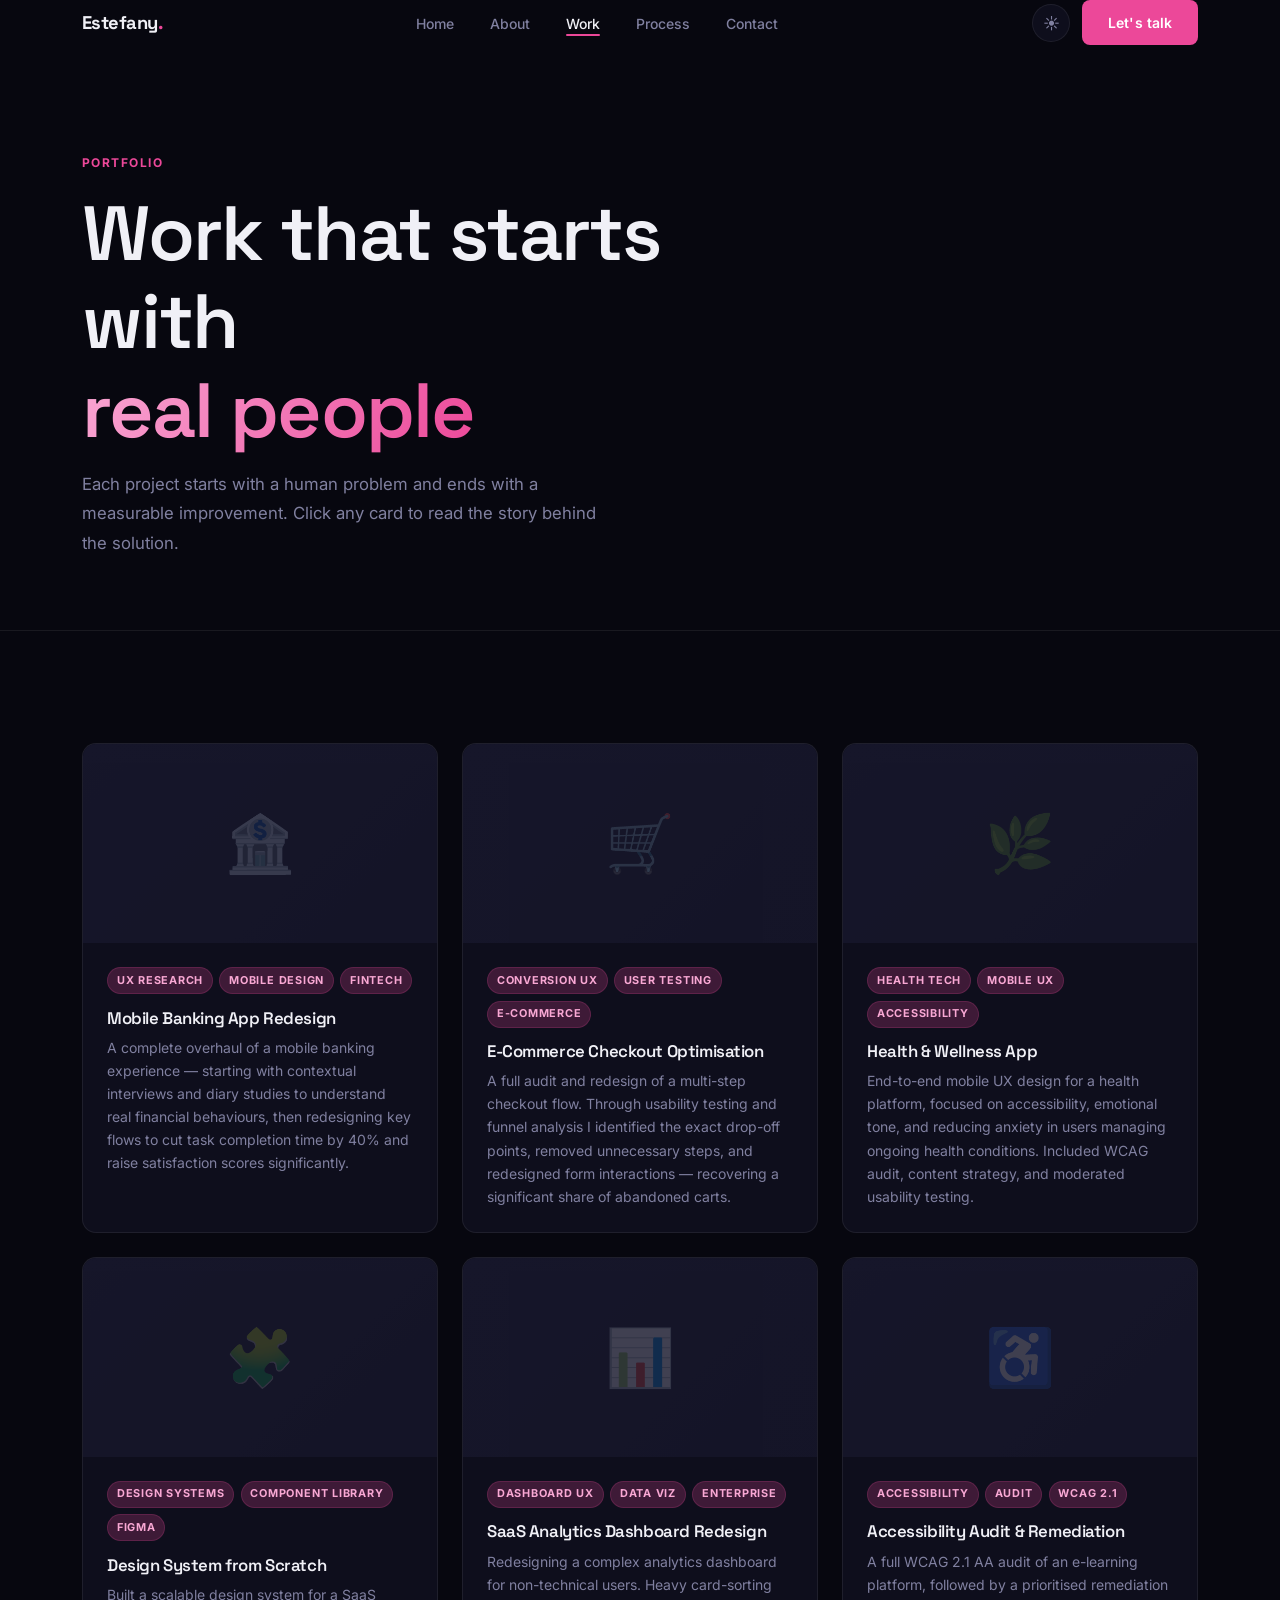
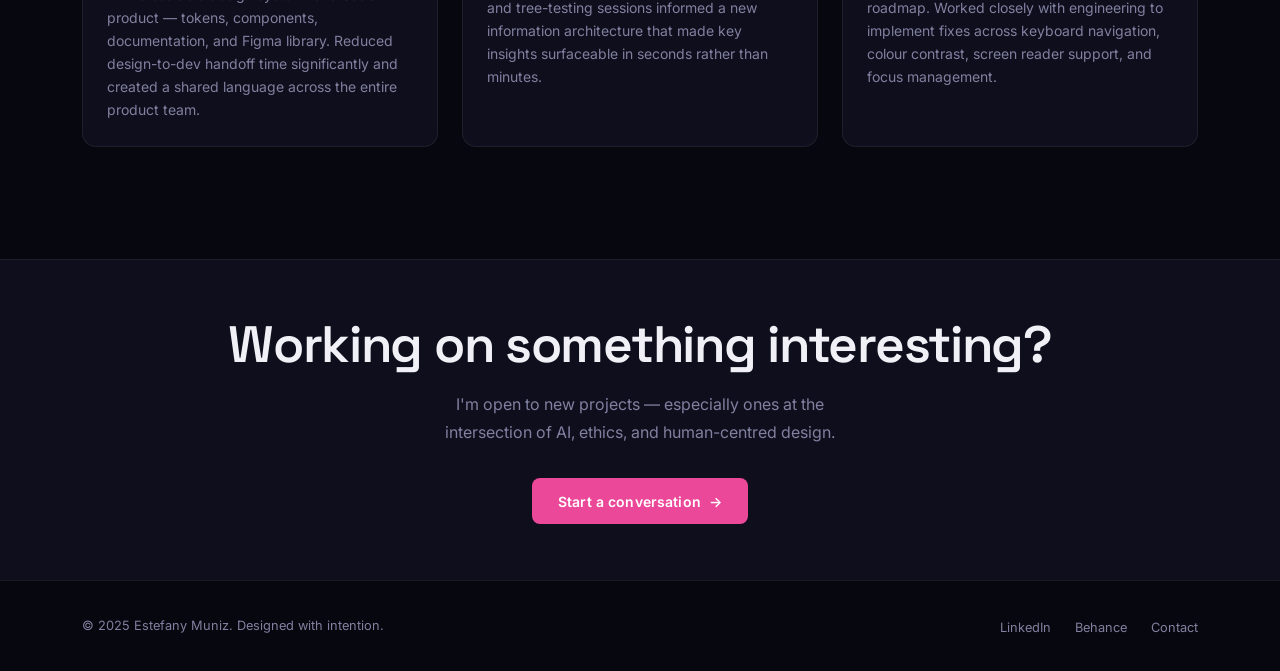
<file: work.html>
<!DOCTYPE html>
<html lang="en" data-theme="dark">
<head>
  <meta charset="UTF-8" />
  <meta name="viewport" content="width=device-width, initial-scale=1.0" />
  <meta name="description" content="Work by Estefany Muniz — UX case studies in AI onboarding, trust design, voice UI, and content moderation." />

  <title>Work — Estefany Muniz</title>

  <link rel="preconnect" href="https://fonts.googleapis.com" />
  <link rel="preconnect" href="https://fonts.gstatic.com" crossorigin />
  <link href="https://fonts.googleapis.com/css2?family=Inter:wght@400;500;600&family=Space+Grotesk:wght@400;500;600;700&display=swap" rel="stylesheet" />

  <link rel="stylesheet" href="css/styles.css" />
</head>
<body>

  <!-- =====================================================================
       NAVIGATION
  ====================================================================== -->
  <header>
    <nav class="nav" aria-label="Main navigation">
      <div class="wrap">
        <div class="nav__inner">
          <a href="index.html" class="nav__logo">Estefany<em>.</em></a>

          <ul class="nav__links" role="list">
            <li><a href="index.html"   class="nav__link">Home</a></li>
            <li><a href="about.html"   class="nav__link">About</a></li>
            <li><a href="work.html"    class="nav__link">Work</a></li>
            <li><a href="process.html" class="nav__link">Process</a></li>
            <li><a href="contact.html" class="nav__link">Contact</a></li>
          </ul>

          <div class="nav__actions">
            <button class="btn-icon theme-toggle" aria-label="Switch to light mode">☀</button>
            <a href="contact.html" class="btn btn--primary">Let's talk</a>
          </div>

          <button class="nav__burger"
                  aria-label="Open navigation menu"
                  aria-expanded="false"
                  aria-controls="mobile-drawer">
            <span></span><span></span><span></span>
          </button>
        </div>
      </div>

      <nav class="nav__drawer" id="mobile-drawer" aria-label="Mobile navigation">
        <a href="index.html"   class="nav__drawer-link">Home</a>
        <a href="about.html"   class="nav__drawer-link">About</a>
        <a href="work.html"    class="nav__drawer-link">Work</a>
        <a href="process.html" class="nav__drawer-link">Process</a>
        <a href="contact.html" class="nav__drawer-link">Contact</a>
      </nav>
    </nav>
  </header>

  <main>

    <!-- ===================================================================
         PAGE HERO
    ==================================================================== -->
    <section class="page-hero" aria-label="Page introduction">
      <div class="wrap">
        <p class="page-hero__label">Portfolio</p>
        <h1 class="page-hero__title">
          Work that starts with<br /><span class="grad">real people</span>
        </h1>
        <p class="page-hero__desc">
          Each project starts with a human problem and ends with a measurable
          improvement. Click any card to read the story behind the solution.
        </p>
      </div>
    </section>

    <!-- ===================================================================
         FULL WORK GRID
    ==================================================================== -->
    <section class="section" aria-labelledby="portfolio-heading">
      <div class="wrap">

        <h2 class="sr-only" id="portfolio-heading">All projects</h2>

        <!-- Visually hidden heading for screen readers -->
        <style>.sr-only{position:absolute;width:1px;height:1px;padding:0;margin:-1px;overflow:hidden;clip:rect(0,0,0,0);white-space:nowrap;border-width:0}</style>

        <div class="work-grid">

          <!-- Project 1 -->
          <article class="card reveal" data-modal aria-label="Open case study: Mobile Banking Redesign">
            <div class="card__thumb">
              <div class="card__thumb-placeholder" aria-hidden="true">🏦</div>
            </div>
            <div class="card__body">
              <ul class="tag-list" aria-label="Tags">
                <li class="tag">UX Research</li>
                <li class="tag">Mobile Design</li>
                <li class="tag">Fintech</li>
              </ul>
              <h3 class="card__title">Mobile Banking App Redesign</h3>
              <p class="card__excerpt">
                A complete overhaul of a mobile banking experience — starting with
                contextual interviews and diary studies to understand real financial
                behaviours, then redesigning key flows to cut task completion time
                by 40% and raise satisfaction scores significantly.
              </p>
            </div>
          </article>

          <!-- Project 2 -->
          <article class="card reveal reveal--d1" data-modal aria-label="Open case study: E-commerce Checkout">
            <div class="card__thumb">
              <div class="card__thumb-placeholder" aria-hidden="true">🛒</div>
            </div>
            <div class="card__body">
              <ul class="tag-list" aria-label="Tags">
                <li class="tag">Conversion UX</li>
                <li class="tag">User Testing</li>
                <li class="tag">E-commerce</li>
              </ul>
              <h3 class="card__title">E-Commerce Checkout Optimisation</h3>
              <p class="card__excerpt">
                A full audit and redesign of a multi-step checkout flow. Through
                usability testing and funnel analysis I identified the exact drop-off
                points, removed unnecessary steps, and redesigned form interactions
                — recovering a significant share of abandoned carts.
              </p>
            </div>
          </article>

          <!-- Project 3 -->
          <article class="card reveal reveal--d2" data-modal aria-label="Open case study: Health App">
            <div class="card__thumb">
              <div class="card__thumb-placeholder" aria-hidden="true">🌿</div>
            </div>
            <div class="card__body">
              <ul class="tag-list" aria-label="Tags">
                <li class="tag">Health Tech</li>
                <li class="tag">Mobile UX</li>
                <li class="tag">Accessibility</li>
              </ul>
              <h3 class="card__title">Health &amp; Wellness App</h3>
              <p class="card__excerpt">
                End-to-end mobile UX design for a health platform, focused on
                accessibility, emotional tone, and reducing anxiety in users
                managing ongoing health conditions. Included WCAG audit,
                content strategy, and moderated usability testing.
              </p>
            </div>
          </article>

          <!-- Project 4 -->
          <article class="card reveal reveal--d3" data-modal aria-label="Open case study: Design System">
            <div class="card__thumb">
              <div class="card__thumb-placeholder" aria-hidden="true">🧩</div>
            </div>
            <div class="card__body">
              <ul class="tag-list" aria-label="Tags">
                <li class="tag">Design Systems</li>
                <li class="tag">Component Library</li>
                <li class="tag">Figma</li>
              </ul>
              <h3 class="card__title">Design System from Scratch</h3>
              <p class="card__excerpt">
                Built a scalable design system for a SaaS product — tokens,
                components, documentation, and Figma library. Reduced design-to-dev
                handoff time significantly and created a shared language across
                the entire product team.
              </p>
            </div>
          </article>

          <!-- Project 5 -->
          <article class="card reveal" data-modal aria-label="Open case study: SaaS Dashboard">
            <div class="card__thumb">
              <div class="card__thumb-placeholder" aria-hidden="true">📊</div>
            </div>
            <div class="card__body">
              <ul class="tag-list" aria-label="Tags">
                <li class="tag">Dashboard UX</li>
                <li class="tag">Data Viz</li>
                <li class="tag">Enterprise</li>
              </ul>
              <h3 class="card__title">SaaS Analytics Dashboard Redesign</h3>
              <p class="card__excerpt">
                Redesigning a complex analytics dashboard for non-technical users.
                Heavy card-sorting and tree-testing sessions informed a new
                information architecture that made key insights surfaceable
                in seconds rather than minutes.
              </p>
            </div>
          </article>

          <!-- Project 6 -->
          <article class="card reveal reveal--d1" data-modal aria-label="Open case study: Accessibility Audit">
            <div class="card__thumb">
              <div class="card__thumb-placeholder" aria-hidden="true">♿</div>
            </div>
            <div class="card__body">
              <ul class="tag-list" aria-label="Tags">
                <li class="tag">Accessibility</li>
                <li class="tag">Audit</li>
                <li class="tag">WCAG 2.1</li>
              </ul>
              <h3 class="card__title">Accessibility Audit &amp; Remediation</h3>
              <p class="card__excerpt">
                A full WCAG 2.1 AA audit of an e-learning platform, followed by
                a prioritised remediation roadmap. Worked closely with engineering
                to implement fixes across keyboard navigation, colour contrast,
                screen reader support, and focus management.
              </p>
            </div>
          </article>

        </div><!-- /work-grid -->
      </div>
    </section>

    <!-- ===================================================================
         CTA
    ==================================================================== -->
    <section class="section--sm" style="background:var(--c-surface); border-top:1px solid var(--c-border);" aria-label="Call to action">
      <div class="wrap" style="text-align:center;">
        <div class="reveal">
          <h2 style="margin-bottom:1rem;">Working on something interesting?</h2>
          <p style="margin-bottom:2rem; max-width:420px; margin-inline:auto;">
            I'm open to new projects — especially ones at the intersection of
            AI, ethics, and human-centred design.
          </p>
          <a href="contact.html" class="btn btn--primary">Start a conversation <span class="arrow" aria-hidden="true">→</span></a>
        </div>
      </div>
    </section>

  </main>

  <footer class="footer" role="contentinfo">
    <div class="wrap">
      <div class="footer__inner">
        <p class="footer__copy">© 2025 Estefany Muniz. Designed with intention.</p>
        <ul class="footer__links" role="list">
          <li><a href="https://linkedin.com" class="footer__link" target="_blank" rel="noopener noreferrer" aria-label="LinkedIn (opens in new tab)">LinkedIn</a></li>
          <li><a href="https://behance.net"  class="footer__link" target="_blank" rel="noopener noreferrer" aria-label="Behance (opens in new tab)">Behance</a></li>
          <li><a href="contact.html"         class="footer__link">Contact</a></li>
        </ul>
      </div>
    </div>
  </footer>

  <script src="js/main.js"></script>

</body>
</html>
</file>
<file: css/styles.css>
/* ==========================================================================
   Portfolio – Estefany Muniz | AI UX Designer
   External stylesheet shared across all pages
   ========================================================================== */

/* --------------------------------------------------------------------------
   1. Custom Properties (Design Tokens)
   -------------------------------------------------------------------------- */
:root {
  /* Colours */
  --c-bg:           #07070f;
  --c-surface:      #0e0e1c;
  --c-surface-2:    #16162a;
  --c-accent:       #ec4899;
  --c-accent-light: #f9a8d4;
  --c-accent-glow:  rgba(236, 72, 153, 0.22);
  --c-text:         #f0f0f6;
  --c-text-2:       #8080a0;
  --c-border:       rgba(255, 255, 255, 0.07);
  --c-border-hover: rgba(236, 72, 153, 0.45);

  /* Typography */
  --font-heading: 'Space Grotesk', sans-serif;
  --font-body:    'Inter', sans-serif;

  /* Layout */
  --nav-h:       72px;
  --max-w:       1180px;
  --max-w-sm:    720px;
  --r-sm:        8px;
  --r-md:        14px;
  --r-lg:        22px;

  /* Motion */
  --ease:        cubic-bezier(0.4, 0, 0.2, 1);
  --dur:         0.3s;
  --dur-slow:    0.65s;
}

/* Light theme overrides */
[data-theme="light"] {
  --c-bg:       #f5f5fb;
  --c-surface:  #ffffff;
  --c-surface-2:#ededf8;
  --c-text:     #0d0d1c;
  --c-text-2:   #555572;
  --c-border:   rgba(0, 0, 0, 0.07);
}

/* --------------------------------------------------------------------------
   2. Reset & Base
   -------------------------------------------------------------------------- */
*, *::before, *::after {
  box-sizing: border-box;
  margin: 0;
  padding: 0;
}

html {
  font-size: 16px;
  scroll-behavior: smooth;
}

body {
  background-color: var(--c-bg);
  color: var(--c-text);
  font-family: var(--font-body);
  line-height: 1.65;
  overflow-x: hidden;
  transition: background-color var(--dur) var(--ease),
              color var(--dur) var(--ease);
}

img {
  max-width: 100%;
  height: auto;
  display: block;
}

a {
  color: inherit;
  text-decoration: none;
}

ul, ol {
  list-style: none;
}

button {
  cursor: pointer;
  border: none;
  background: none;
  font-family: var(--font-body);
  color: inherit;
}

/* Focus ring — accessibility */
:focus-visible {
  outline: 2px solid var(--c-accent);
  outline-offset: 3px;
  border-radius: 4px;
}

/* --------------------------------------------------------------------------
   3. Typography Scale
   -------------------------------------------------------------------------- */
h1, h2, h3, h4 {
  font-family: var(--font-heading);
  font-weight: 600;
  line-height: 1.15;
  letter-spacing: -0.025em;
}

h1 { font-size: clamp(2.6rem, 6vw, 5rem); }
h2 { font-size: clamp(1.9rem, 4vw, 3.2rem); }
h3 { font-size: clamp(1.2rem, 2.5vw, 1.7rem); }
h4 { font-size: 1.05rem; }

p {
  color: var(--c-text-2);
  line-height: 1.75;
}

/* Gradient text utility */
.grad {
  background: linear-gradient(120deg, var(--c-accent-light) 0%, var(--c-accent) 100%);
  -webkit-background-clip: text;
  -webkit-text-fill-color: transparent;
  background-clip: text;
}

/* --------------------------------------------------------------------------
   4. Layout Utilities
   -------------------------------------------------------------------------- */
.wrap {
  max-width: var(--max-w);
  margin-inline: auto;
  padding-inline: 2rem;
}

.wrap--sm {
  max-width: var(--max-w-sm);
  margin-inline: auto;
  padding-inline: 2rem;
}

.section {
  padding-block: 7rem;
}

.section--sm {
  padding-block: 3.5rem;
}

/* --------------------------------------------------------------------------
   5. Navigation
   -------------------------------------------------------------------------- */
.nav {
  position: fixed;
  inset-block-start: 0;
  inset-inline: 0;
  height: var(--nav-h);
  z-index: 100;
  transition: background var(--dur) var(--ease),
              border-color var(--dur) var(--ease),
              backdrop-filter var(--dur) var(--ease);
  border-bottom: 1px solid transparent;
}

/* Scrolled state — frosted glass */
.nav--solid {
  background: rgba(7, 7, 15, 0.82);
  backdrop-filter: blur(18px);
  -webkit-backdrop-filter: blur(18px);
  border-bottom-color: var(--c-border);
}

[data-theme="light"] .nav--solid {
  background: rgba(245, 245, 251, 0.82);
}

.nav__inner {
  display: flex;
  align-items: center;
  justify-content: space-between;
  height: 100%;
}

/* Logo */
.nav__logo {
  font-family: var(--font-heading);
  font-size: 1.15rem;
  font-weight: 700;
  letter-spacing: -0.03em;
  color: var(--c-text);
  transition: opacity var(--dur);
}

.nav__logo:hover { opacity: 0.75; }

.nav__logo em {
  font-style: normal;
  color: var(--c-accent);
}

/* Desktop links */
.nav__links {
  display: flex;
  align-items: center;
  gap: 2.25rem;
}

.nav__link {
  font-size: 0.875rem;
  font-weight: 500;
  color: var(--c-text-2);
  position: relative;
  padding-block: 0.25rem;
  transition: color var(--dur) var(--ease);
}

.nav__link::after {
  content: '';
  position: absolute;
  inset-block-end: 0;
  inset-inline-start: 0;
  width: 0;
  height: 1.5px;
  background: var(--c-accent);
  transition: width var(--dur) var(--ease);
  border-radius: 2px;
}

.nav__link:hover,
.nav__link[aria-current="page"] {
  color: var(--c-text);
}

.nav__link:hover::after,
.nav__link[aria-current="page"]::after {
  width: 100%;
}

/* Right-side actions */
.nav__actions {
  display: flex;
  align-items: center;
  gap: 0.75rem;
}

.btn-icon {
  width: 38px;
  height: 38px;
  border-radius: 50%;
  display: flex;
  align-items: center;
  justify-content: center;
  border: 1px solid var(--c-border);
  background: var(--c-surface);
  color: var(--c-text-2);
  font-size: 1rem;
  transition: all var(--dur) var(--ease);
}

.btn-icon:hover {
  border-color: var(--c-accent);
  color: var(--c-accent);
}

/* Hamburger */
.nav__burger {
  display: none;
  flex-direction: column;
  justify-content: center;
  gap: 5px;
  width: 38px;
  height: 38px;
  padding: 6px;
  border-radius: var(--r-sm);
  border: 1px solid var(--c-border);
  background: var(--c-surface);
  transition: border-color var(--dur);
}

.nav__burger span {
  display: block;
  height: 1.5px;
  background: var(--c-text);
  border-radius: 2px;
  transition: transform var(--dur) var(--ease),
              opacity var(--dur) var(--ease);
  transform-origin: center;
}

.nav__burger[aria-expanded="true"] span:nth-child(1) { transform: translateY(6.5px) rotate(45deg); }
.nav__burger[aria-expanded="true"] span:nth-child(2) { opacity: 0; transform: scaleX(0); }
.nav__burger[aria-expanded="true"] span:nth-child(3) { transform: translateY(-6.5px) rotate(-45deg); }

/* Mobile dropdown */
.nav__drawer {
  display: none;
  position: fixed;
  inset-block-start: var(--nav-h);
  inset-inline: 0;
  background: var(--c-surface);
  border-bottom: 1px solid var(--c-border);
  padding: 1.75rem 2rem;
  flex-direction: column;
  gap: 1.5rem;
  z-index: 99;
}

.nav__drawer.is-open { display: flex; }

.nav__drawer-link {
  font-size: 1.05rem;
  font-weight: 500;
  color: var(--c-text-2);
  transition: color var(--dur);
}

.nav__drawer-link:hover { color: var(--c-text); }

/* --------------------------------------------------------------------------
   6. Buttons
   -------------------------------------------------------------------------- */
.btn {
  display: inline-flex;
  align-items: center;
  gap: 0.5rem;
  padding: 0.7rem 1.6rem;
  border-radius: var(--r-sm);
  font-size: 0.875rem;
  font-weight: 600;
  letter-spacing: 0.01em;
  transition: all var(--dur) var(--ease);
  white-space: nowrap;
}

.btn--primary {
  background: var(--c-accent);
  color: #fff;
}

.btn--primary:hover {
  background: var(--c-accent-light);
  transform: translateY(-2px);
  box-shadow: 0 8px 28px var(--c-accent-glow);
}

.btn--ghost {
  background: transparent;
  color: var(--c-text);
  border: 1px solid var(--c-border);
}

.btn--ghost:hover {
  border-color: var(--c-accent);
  color: var(--c-accent-light);
  transform: translateY(-2px);
}

/* Arrow that moves on hover */
.btn .arrow {
  display: inline-block;
  transition: transform var(--dur) var(--ease);
}

.btn:hover .arrow { transform: translateX(4px); }

/* --------------------------------------------------------------------------
   7. Hero
   -------------------------------------------------------------------------- */
.hero {
  min-height: 100svh;
  display: flex;
  flex-direction: column;
  justify-content: center;
  padding-block-start: var(--nav-h);
  position: relative;
  overflow: hidden;
}

/* CSS dot-grid backdrop */
.hero__grid {
  position: absolute;
  inset: 0;
  background-image: radial-gradient(circle, rgba(123,92,240,0.18) 1px, transparent 1px);
  background-size: 40px 40px;
  mask-image: radial-gradient(ellipse 80% 70% at 50% 50%, black, transparent);
  -webkit-mask-image: radial-gradient(ellipse 80% 70% at 50% 50%, black, transparent);
  pointer-events: none;
}

/* Purple glow orb */
.hero__orb {
  position: absolute;
  width: 700px;
  height: 700px;
  background: radial-gradient(circle, rgba(123,92,240,0.12) 0%, transparent 65%);
  top: 50%;
  left: 50%;
  transform: translate(-50%, -50%);
  pointer-events: none;
  border-radius: 50%;
  animation: orb-drift 8s ease-in-out infinite alternate;
}

@keyframes orb-drift {
  from { transform: translate(-55%, -55%) scale(1); }
  to   { transform: translate(-45%, -45%) scale(1.08); }
}

.hero__content {
  position: relative;
  z-index: 1;
  max-width: 780px;
}

.hero__eyebrow {
  display: inline-flex;
  align-items: center;
  gap: 0.75rem;
  font-size: 0.78rem;
  font-weight: 600;
  letter-spacing: 0.12em;
  text-transform: uppercase;
  color: var(--c-accent-light);
  margin-bottom: 1.75rem;
}

.hero__eyebrow::before {
  content: '';
  display: block;
  width: 28px;
  height: 1px;
  background: var(--c-accent);
  flex-shrink: 0;
}

.hero__title {
  margin-bottom: 1.5rem;
}

/* Cursor blinking after typing text */
.hero__cursor {
  display: inline-block;
  width: 3px;
  height: 0.85em;
  background: var(--c-accent);
  margin-inline-start: 4px;
  vertical-align: middle;
  border-radius: 2px;
  animation: blink 1s step-end infinite;
}

@keyframes blink {
  0%, 100% { opacity: 1; }
  50%       { opacity: 0; }
}

.hero__desc {
  font-size: clamp(1rem, 1.8vw, 1.15rem);
  max-width: 520px;
  margin-bottom: 2.75rem;
}

.hero__actions {
  display: flex;
  align-items: center;
  gap: 1rem;
  flex-wrap: wrap;
}

/* Scroll cue */
.hero__scroll {
  position: absolute;
  inset-block-end: 2.5rem;
  inset-inline-start: 50%;
  transform: translateX(-50%);
  display: flex;
  flex-direction: column;
  align-items: center;
  gap: 0.4rem;
  color: var(--c-text-2);
  font-size: 0.72rem;
  letter-spacing: 0.1em;
  text-transform: uppercase;
  animation: scroll-hint 2.2s ease-in-out infinite;
}

.hero__scroll::after {
  content: '';
  display: block;
  width: 1px;
  height: 44px;
  background: linear-gradient(to bottom, var(--c-accent), transparent);
}

@keyframes scroll-hint {
  0%, 100% { opacity: 0.5; transform: translateX(-50%) translateY(0); }
  50%       { opacity: 1;   transform: translateX(-50%) translateY(6px); }
}

/* --------------------------------------------------------------------------
   8. Stats Strip
   -------------------------------------------------------------------------- */
.stats {
  background: var(--c-surface);
  border-block: 1px solid var(--c-border);
}

.stats__grid {
  display: grid;
  grid-template-columns: repeat(4, 1fr);
  padding-block: 3.5rem;
  text-align: center;
  gap: 1rem;
}

.stat__num {
  font-family: var(--font-heading);
  font-size: 2.6rem;
  font-weight: 700;
  line-height: 1;
  margin-bottom: 0.4rem;
}

.stat__label {
  font-size: 0.75rem;
  font-weight: 600;
  letter-spacing: 0.1em;
  text-transform: uppercase;
  color: var(--c-text-2);
}

/* --------------------------------------------------------------------------
   9. Section Labels / Headers
   -------------------------------------------------------------------------- */
.sh {
  margin-bottom: 3.5rem;
}

.sh--center { text-align: center; }

.sh__label {
  font-size: 0.75rem;
  font-weight: 700;
  letter-spacing: 0.12em;
  text-transform: uppercase;
  color: var(--c-accent);
  margin-bottom: 0.75rem;
}

.sh__title { margin-bottom: 0.9rem; }

.sh__desc {
  max-width: 500px;
  font-size: 1rem;
}

.sh--center .sh__desc { margin-inline: auto; }

/* --------------------------------------------------------------------------
   10. Work Cards
   -------------------------------------------------------------------------- */
.work-grid {
  display: grid;
  grid-template-columns: repeat(auto-fill, minmax(320px, 1fr));
  gap: 1.5rem;
}

.card {
  background: var(--c-surface);
  border: 1px solid var(--c-border);
  border-radius: var(--r-md);
  overflow: hidden;
  transition: border-color var(--dur) var(--ease),
              transform var(--dur) var(--ease),
              box-shadow var(--dur) var(--ease);
  cursor: pointer;
}

.card:hover {
  border-color: var(--c-border-hover);
  transform: translateY(-5px);
  box-shadow: 0 24px 48px rgba(0, 0, 0, 0.45);
}

.card__thumb {
  aspect-ratio: 16 / 9;
  background: var(--c-surface-2);
  position: relative;
  overflow: hidden;
}

.card__thumb img {
  width: 100%;
  height: 100%;
  object-fit: cover;
  transition: transform var(--dur-slow) var(--ease);
}

.card:hover .card__thumb img { transform: scale(1.06); }

/* Placeholder when image absent */
.card__thumb-placeholder {
  position: absolute;
  inset: 0;
  display: flex;
  align-items: center;
  justify-content: center;
  font-size: 3.5rem;
  opacity: 0.18;
  background: linear-gradient(135deg, var(--c-surface-2), var(--c-surface));
}

/* Overlay on hover */
.card__thumb::after {
  content: 'View case study →';
  position: absolute;
  inset: 0;
  background: rgba(123, 92, 240, 0.75);
  display: flex;
  align-items: center;
  justify-content: center;
  color: #fff;
  font-size: 0.85rem;
  font-weight: 600;
  letter-spacing: 0.06em;
  text-transform: uppercase;
  opacity: 0;
  transition: opacity var(--dur) var(--ease);
}

.card:hover .card__thumb::after { opacity: 1; }

.card__body { padding: 1.5rem; }

.tag-list {
  display: flex;
  flex-wrap: wrap;
  gap: 0.4rem;
  margin-bottom: 0.9rem;
}

.tag {
  font-size: 0.68rem;
  font-weight: 700;
  letter-spacing: 0.07em;
  text-transform: uppercase;
  padding: 0.22rem 0.55rem;
  border-radius: 100px;
  background: var(--c-accent-glow);
  color: var(--c-accent-light);
  border: 1px solid rgba(236, 72, 153, 0.18);
}

.card__title {
  margin-bottom: 0.5rem;
  font-size: 1.05rem;
  color: var(--c-text);
  transition: color var(--dur);
}

.card:hover .card__title { color: var(--c-accent-light); }

.card__excerpt {
  font-size: 0.875rem;
  line-height: 1.65;
}

/* --------------------------------------------------------------------------
   11. About Layout
   -------------------------------------------------------------------------- */
.about-grid {
  display: grid;
  grid-template-columns: 1fr 1.5fr;
  gap: 5rem;
  align-items: start;
}

.about-photo {
  position: sticky;
  top: calc(var(--nav-h) + 2rem);
}

.about-photo__frame {
  aspect-ratio: 3 / 4;
  border-radius: var(--r-lg);
  overflow: hidden;
  border: 1px solid var(--c-border);
  background: var(--c-surface-2);
  position: relative;
}

.about-photo__frame img {
  width: 100%;
  height: 100%;
  object-fit: cover;
}

.about-photo__placeholder {
  width: 100%;
  height: 100%;
  display: flex;
  align-items: center;
  justify-content: center;
  font-size: 6rem;
  opacity: 0.12;
}

/* Corner accent lines */
.about-photo__frame::before,
.about-photo__frame::after {
  content: '';
  position: absolute;
  border-color: var(--c-accent);
  border-style: solid;
  opacity: 0.4;
  z-index: 1;
}

.about-photo__frame::before {
  inset-block-start: -8px;
  inset-inline-start: -8px;
  width: 40px;
  height: 40px;
  border-width: 2px 0 0 2px;
  border-radius: 4px 0 0 0;
}

.about-photo__frame::after {
  inset-block-end: -8px;
  inset-inline-end: -8px;
  width: 40px;
  height: 40px;
  border-width: 0 2px 2px 0;
  border-radius: 0 0 4px 0;
}

.about-text p + p { margin-top: 1.5rem; }

.about-lead {
  font-size: 1.15rem;
  color: var(--c-text) !important;
  font-weight: 400;
}

/* Skills pill grid */
.skills {
  display: flex;
  flex-wrap: wrap;
  gap: 0.6rem;
  margin-top: 2rem;
}

.skill {
  display: inline-flex;
  align-items: center;
  gap: 0.45rem;
  background: var(--c-surface);
  border: 1px solid var(--c-border);
  border-radius: 100px;
  padding: 0.35rem 0.9rem;
  font-size: 0.82rem;
  font-weight: 500;
  color: var(--c-text-2);
  transition: all var(--dur) var(--ease);
}

.skill:hover {
  border-color: var(--c-accent);
  color: var(--c-text);
}

/* Values */
.values { margin-top: 3rem; }

.value {
  display: flex;
  gap: 1.25rem;
  padding-block: 1.5rem;
  border-bottom: 1px solid var(--c-border);
}

.value:first-child { border-top: 1px solid var(--c-border); }

.value__num {
  font-family: var(--font-heading);
  font-size: 0.7rem;
  font-weight: 700;
  color: var(--c-accent);
  letter-spacing: 0.1em;
  padding-top: 0.15rem;
  min-width: 26px;
}

.value__title {
  font-weight: 600;
  font-size: 0.95rem;
  color: var(--c-text);
  margin-bottom: 0.3rem;
}

.value__desc { font-size: 0.875rem; }

/* --------------------------------------------------------------------------
   12. Process Timeline
   -------------------------------------------------------------------------- */
.process-list {
  position: relative;
  padding-inline-start: 2.5rem;
}

/* Vertical track */
.process-list::before {
  content: '';
  position: absolute;
  inset-block: 0;
  inset-inline-start: 15px;
  width: 1px;
  background: linear-gradient(to bottom,
    var(--c-accent) 0%,
    var(--c-accent) 80%,
    transparent 100%);
  opacity: 0.35;
}

.process-item {
  position: relative;
  padding-block: 2.25rem;
}

.process-item:not(:last-child) {
  border-bottom: 1px solid var(--c-border);
}

/* Dot on the track */
.process-item::before {
  content: '';
  position: absolute;
  inset-block-start: calc(2.25rem + 6px);
  inset-inline-start: -2.5rem;
  width: 10px;
  height: 10px;
  border-radius: 50%;
  background: var(--c-bg);
  border: 2px solid var(--c-accent);
  box-shadow: 0 0 8px var(--c-accent-glow);
}

.process-item__num {
  font-size: 0.72rem;
  font-weight: 700;
  letter-spacing: 0.1em;
  text-transform: uppercase;
  color: var(--c-accent);
  margin-bottom: 0.5rem;
}

.process-item__title {
  font-size: 1.2rem;
  font-family: var(--font-heading);
  font-weight: 600;
  color: var(--c-text);
  margin-bottom: 0.6rem;
}

.process-item__desc { font-size: 0.9rem; max-width: 560px; }

/* Tools grid */
.tools-grid {
  display: grid;
  grid-template-columns: repeat(auto-fill, minmax(140px, 1fr));
  gap: 1rem;
}

.tool {
  background: var(--c-surface);
  border: 1px solid var(--c-border);
  border-radius: var(--r-md);
  padding: 1.5rem 1rem;
  display: flex;
  flex-direction: column;
  align-items: center;
  gap: 0.6rem;
  text-align: center;
  transition: all var(--dur) var(--ease);
}

.tool:hover {
  border-color: var(--c-accent);
  transform: translateY(-3px);
}

.tool__icon { font-size: 2rem; }

.tool__name {
  font-size: 0.75rem;
  font-weight: 700;
  letter-spacing: 0.07em;
  text-transform: uppercase;
  color: var(--c-text);
}

/* --------------------------------------------------------------------------
   13. Contact
   -------------------------------------------------------------------------- */
.contact-grid {
  display: grid;
  grid-template-columns: 1fr 1.4fr;
  gap: 5rem;
  align-items: start;
}

.contact-info {
  position: sticky;
  top: calc(var(--nav-h) + 2rem);
}

.contact-info__title { margin-bottom: 1rem; }

.contact-info__desc { margin-bottom: 2rem; }

.contact-details {
  display: flex;
  flex-direction: column;
  gap: 0.85rem;
}

.contact-row {
  display: flex;
  align-items: center;
  gap: 0.85rem;
  font-size: 0.875rem;
  color: var(--c-text-2);
  transition: color var(--dur);
}

.contact-row:hover { color: var(--c-text); }

.contact-row__icon {
  width: 36px;
  height: 36px;
  flex-shrink: 0;
  border-radius: var(--r-sm);
  background: var(--c-surface);
  border: 1px solid var(--c-border);
  display: flex;
  align-items: center;
  justify-content: center;
  font-size: 1rem;
}

/* Available badge */
.badge-available {
  display: inline-flex;
  align-items: center;
  gap: 0.5rem;
  margin-top: 1.75rem;
  padding: 0.4rem 0.85rem;
  border-radius: 100px;
  background: rgba(34, 197, 94, 0.1);
  border: 1px solid rgba(34, 197, 94, 0.3);
  color: #4ade80;
  font-size: 0.78rem;
  font-weight: 600;
}

.badge-available__dot {
  width: 6px;
  height: 6px;
  border-radius: 50%;
  background: #4ade80;
  animation: pulse 2s ease-in-out infinite;
}

/* Form */
.contact-form {
  background: var(--c-surface);
  border: 1px solid var(--c-border);
  border-radius: var(--r-lg);
  padding: 2.5rem;
}

.form-row {
  display: grid;
  grid-template-columns: 1fr 1fr;
  gap: 1rem;
}

.form-group { margin-bottom: 1.25rem; }

.form-label {
  display: block;
  font-size: 0.8rem;
  font-weight: 600;
  color: var(--c-text);
  margin-bottom: 0.45rem;
  letter-spacing: 0.02em;
}

.form-input,
.form-textarea,
.form-select {
  width: 100%;
  background: var(--c-bg);
  border: 1px solid var(--c-border);
  border-radius: var(--r-sm);
  padding: 0.7rem 1rem;
  font-size: 0.875rem;
  font-family: var(--font-body);
  color: var(--c-text);
  outline: none;
  transition: border-color var(--dur), box-shadow var(--dur);
}

.form-input::placeholder,
.form-textarea::placeholder { color: var(--c-text-2); opacity: 0.6; }

.form-input:focus,
.form-textarea:focus,
.form-select:focus {
  border-color: var(--c-accent);
  box-shadow: 0 0 0 3px var(--c-accent-glow);
}

.form-textarea { min-height: 130px; resize: vertical; }

/* Validation states */
.form-input.err,
.form-textarea.err { border-color: #f87171; }

.form-err {
  font-size: 0.78rem;
  color: #f87171;
  margin-top: 0.3rem;
  display: none;
}

.form-err.show { display: block; }

/* Success message */
.form-success {
  display: none;
  text-align: center;
  padding: 2.5rem 1rem;
  color: #4ade80;
}

.form-success__icon { font-size: 3rem; margin-bottom: 1rem; }
.form-success__title {
  font-family: var(--font-heading);
  font-size: 1.4rem;
  color: var(--c-text);
  margin-bottom: 0.5rem;
}

.form-success.show { display: block; }

/* --------------------------------------------------------------------------
   14. Page Hero (inner pages)
   -------------------------------------------------------------------------- */
.page-hero {
  padding-block-start: calc(var(--nav-h) + 5rem);
  padding-block-end: 4.5rem;
  border-bottom: 1px solid var(--c-border);
}

.page-hero__label {
  font-size: 0.75rem;
  font-weight: 700;
  letter-spacing: 0.12em;
  text-transform: uppercase;
  color: var(--c-accent);
  margin-bottom: 1rem;
}

.page-hero__title {
  margin-bottom: 1rem;
  max-width: 680px;
}

.page-hero__desc {
  font-size: 1.05rem;
  max-width: 520px;
}

/* --------------------------------------------------------------------------
   15. Footer
   -------------------------------------------------------------------------- */
.footer {
  border-top: 1px solid var(--c-border);
  padding-block: 2rem;
}

.footer__inner {
  display: flex;
  align-items: center;
  justify-content: space-between;
  flex-wrap: wrap;
  gap: 1rem;
}

.footer__copy {
  font-size: 0.8rem;
  color: var(--c-text-2);
}

.footer__links {
  display: flex;
  gap: 1.5rem;
}

.footer__link {
  font-size: 0.8rem;
  color: var(--c-text-2);
  transition: color var(--dur);
}

.footer__link:hover { color: var(--c-accent-light); }

/* --------------------------------------------------------------------------
   16. Scroll Reveal Animations
   -------------------------------------------------------------------------- */
.reveal {
  opacity: 0;
  transform: translateY(24px);
  transition: opacity var(--dur-slow) var(--ease),
              transform var(--dur-slow) var(--ease);
}

.reveal.in { opacity: 1; transform: none; }

/* Stagger helpers */
.reveal--d1 { transition-delay: 0.08s; }
.reveal--d2 { transition-delay: 0.16s; }
.reveal--d3 { transition-delay: 0.24s; }
.reveal--d4 { transition-delay: 0.32s; }

/* --------------------------------------------------------------------------
   17. Keyframes
   -------------------------------------------------------------------------- */
@keyframes fade-up {
  from { opacity: 0; transform: translateY(30px); }
  to   { opacity: 1; transform: none; }
}

@keyframes pulse {
  0%, 100% { opacity: 1; }
  50%       { opacity: 0.35; }
}

/* Hero content entrance */
.hero__content > * {
  animation: fade-up 0.7s var(--ease) both;
}
.hero__content > *:nth-child(1) { animation-delay: 0.1s; }
.hero__content > *:nth-child(2) { animation-delay: 0.2s; }
.hero__content > *:nth-child(3) { animation-delay: 0.3s; }
.hero__content > *:nth-child(4) { animation-delay: 0.4s; }

/* --------------------------------------------------------------------------
   18. Modal
   -------------------------------------------------------------------------- */
.modal {
  display: none;
  position: fixed;
  inset: 0;
  z-index: 200;
  align-items: center;
  justify-content: center;
  padding: 2rem;
}

.modal.open { display: flex; }

.modal__overlay {
  position: absolute;
  inset: 0;
  background: rgba(0, 0, 0, 0.75);
  backdrop-filter: blur(10px);
  -webkit-backdrop-filter: blur(10px);
}

.modal__box {
  position: relative;
  z-index: 1;
  background: var(--c-surface);
  border: 1px solid var(--c-border);
  border-radius: var(--r-lg);
  max-width: 620px;
  width: 100%;
  max-height: 82vh;
  overflow-y: auto;
  padding: 2.5rem;
  animation: fade-up 0.3s var(--ease) both;
}

.modal__close {
  position: absolute;
  top: 1.25rem;
  right: 1.25rem;
  width: 34px;
  height: 34px;
  border-radius: 50%;
  background: var(--c-surface-2);
  border: 1px solid var(--c-border);
  display: flex;
  align-items: center;
  justify-content: center;
  font-size: 1.1rem;
  transition: all var(--dur);
  color: var(--c-text-2);
}

.modal__close:hover {
  border-color: var(--c-accent);
  color: var(--c-accent);
}

.modal__tag-list { margin-bottom: 1rem; }

.modal__title {
  font-size: 1.5rem;
  margin-bottom: 1rem;
  color: var(--c-text);
}

.modal__body { font-size: 0.9rem; line-height: 1.75; }

.modal__body p + p { margin-top: 1rem; }

.modal__soon {
  margin-top: 1.5rem;
  padding: 1rem;
  background: var(--c-surface-2);
  border-radius: var(--r-sm);
  border: 1px solid var(--c-border);
  font-size: 0.8rem;
  color: var(--c-accent-light);
  text-align: center;
}

/* --------------------------------------------------------------------------
   19. Responsive — Media Queries
   -------------------------------------------------------------------------- */

/* Large tablet */
@media (max-width: 1024px) {
  .about-grid,
  .contact-grid {
    grid-template-columns: 1fr;
    gap: 3rem;
  }

  .about-photo {
    position: static;
    max-width: 300px;
    margin: 0 auto;
  }

  .contact-info { position: static; }

  .stats__grid { grid-template-columns: repeat(2, 1fr); }
}

/* Tablet / mobile boundary */
@media (max-width: 768px) {
  .nav__links,
  .nav__actions { display: none; }

  .nav__burger { display: flex; }

  .hero__scroll { display: none; }

  .work-grid { grid-template-columns: 1fr; }

  .tools-grid { grid-template-columns: repeat(2, 1fr); }

  .footer__inner {
    flex-direction: column;
    align-items: center;
    text-align: center;
  }

  .form-row { grid-template-columns: 1fr; }

  .contact-form { padding: 1.5rem; }
}

/* Mobile */
@media (max-width: 480px) {
  .wrap, .wrap--sm { padding-inline: 1.25rem; }

  .hero__actions { flex-direction: column; align-items: flex-start; }

  .stats__grid { grid-template-columns: 1fr 1fr; }

  .process-list { padding-inline-start: 1.5rem; }

  .modal__box { padding: 1.5rem; }
}
</file>
